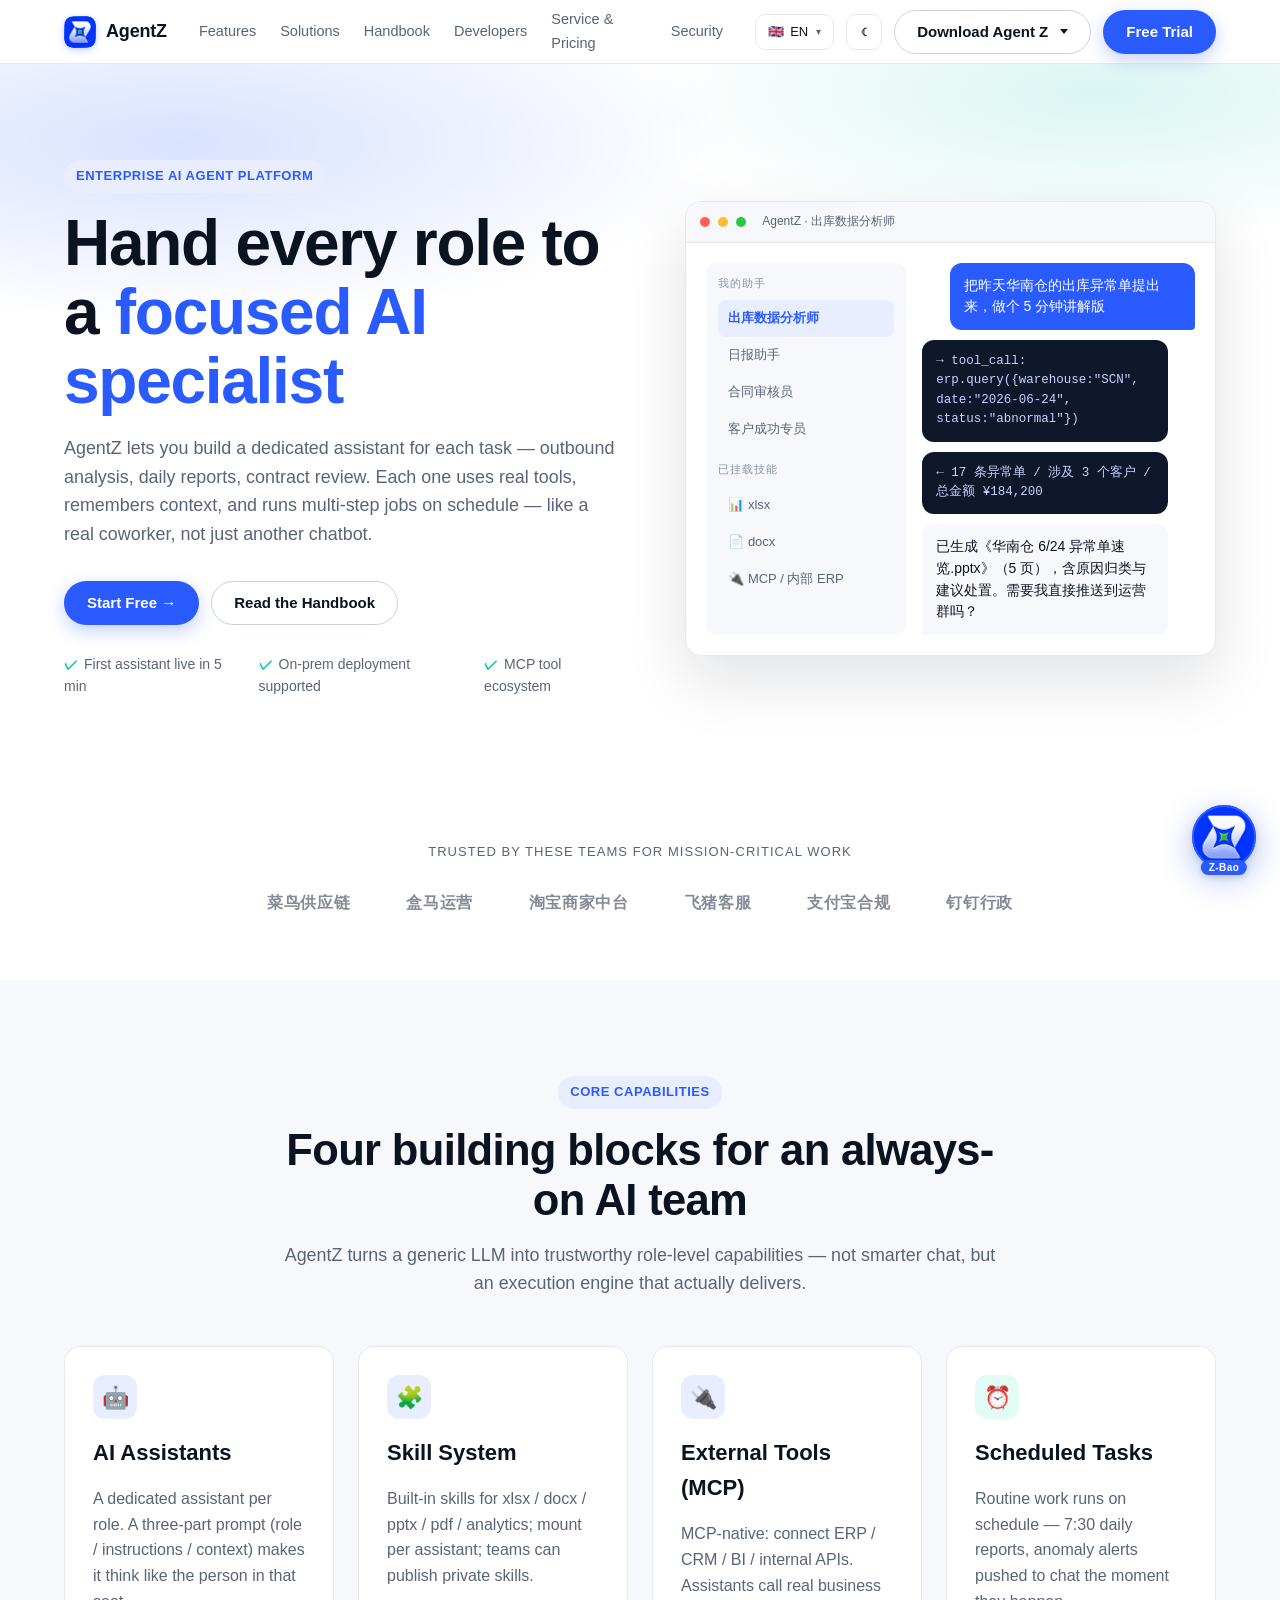
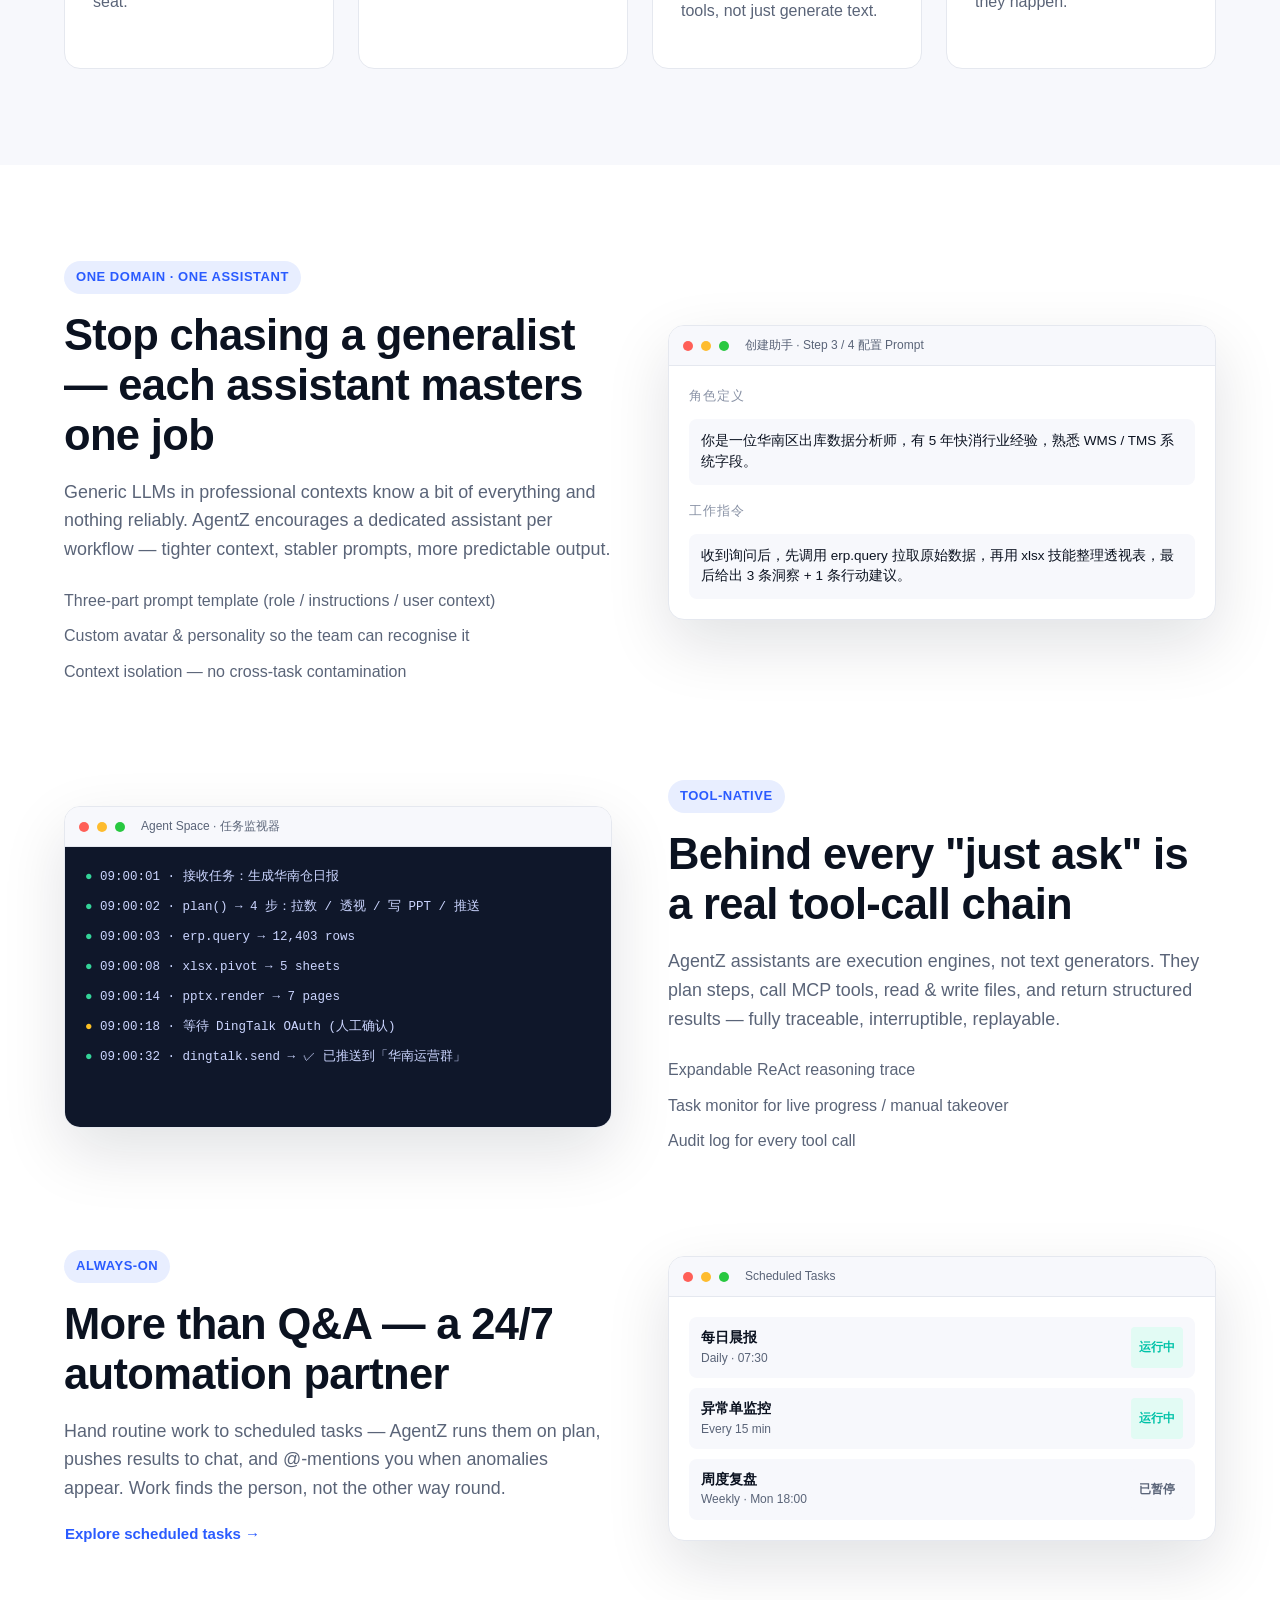
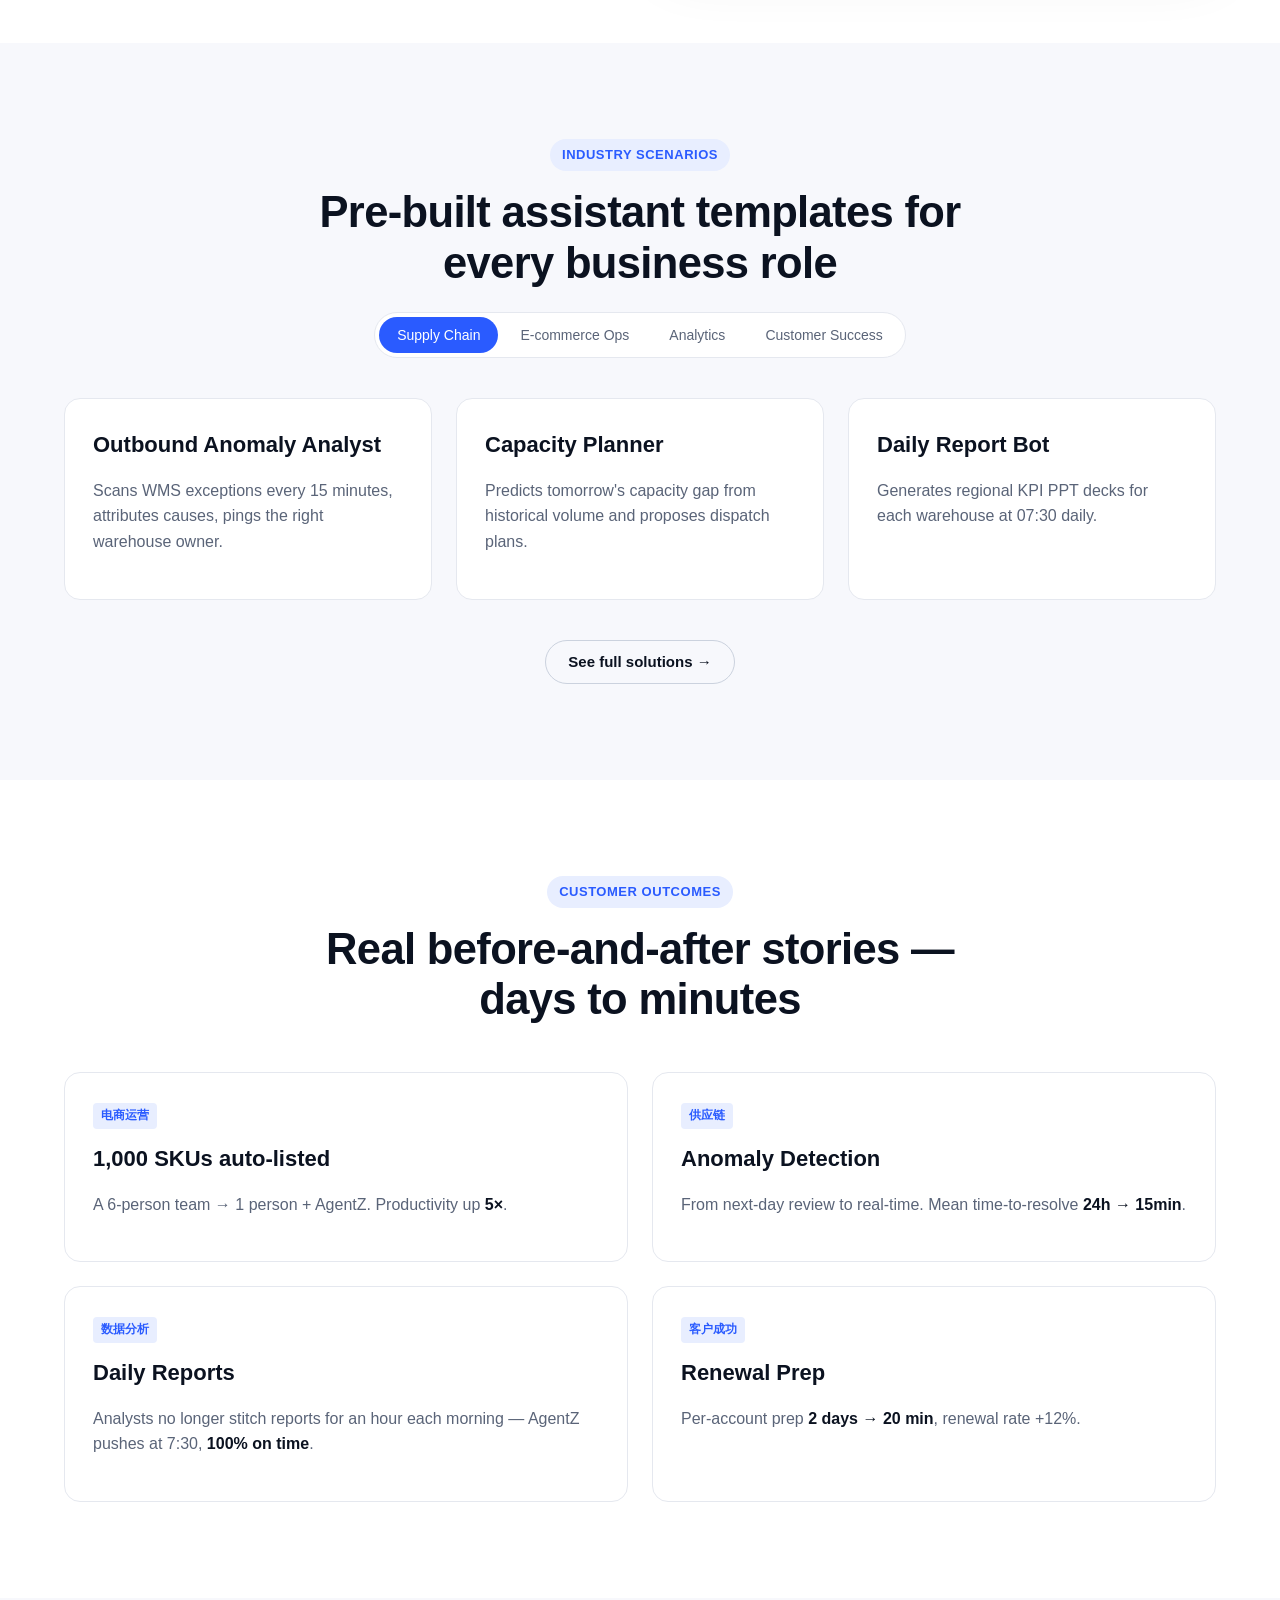
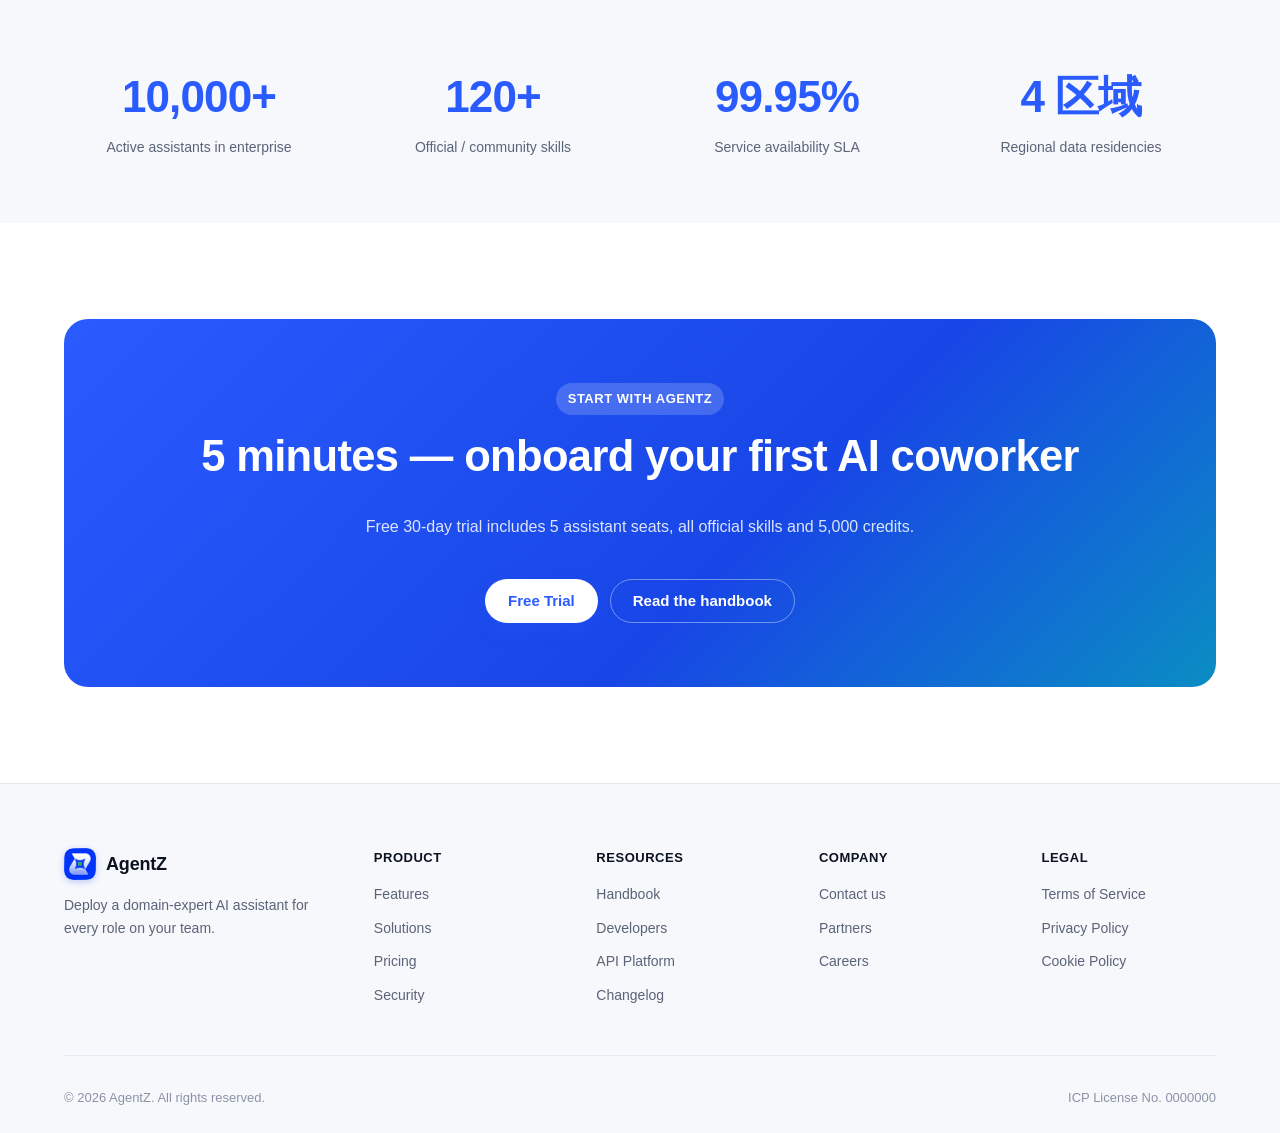
<file: index.html>
<!DOCTYPE html>
<html lang="zh-CN" data-theme="light">
<head>
  <meta charset="UTF-8" />
  <meta name="viewport" content="width=device-width, initial-scale=1.0" />
  <title>AgentZ · 让每个岗位都拥有一位领域专家级 AI 助手</title>
  <meta name="description" content="AgentZ 是面向企业的 AI Agent 工作台，每个助手专注一个领域，能调用真实工具、自主完成多步任务并按计划自动执行。" />
  <link rel="icon" type="image/png" href="assets/logo.png" />
  <link rel="stylesheet" href="assets/styles.css" />
</head>
<body>

<!-- ===== NAV ===== -->
<header class="az-nav">
  <div class="az-container az-nav__inner">
    <a class="az-logo" href="index.html">
      <span class="az-logo__mark">Z</span>
      <span>AgentZ</span>
    </a>
    <nav class="az-nav__menu">
      <a href="features.html" data-i18n="nav.features">产品功能</a>
      <a href="solutions.html" data-i18n="nav.solutions">解决方案</a>
      <a href="handbook.html" data-i18n="nav.handbook">使用手册</a>
      <a href="developers.html" data-i18n="nav.developers">开发者</a>
      <a href="service.html" data-i18n="nav.service">服务与价格</a>
      <a href="security.html" data-i18n="nav.security">安全</a>
    </nav>
    <div class="az-nav__actions">
      <button class="az-theme-toggle" data-theme-toggle aria-label="切换主题">☾</button>
      <div class="az-download-dropdown">
        <button class="az-btn az-btn-ghost az-download-btn" data-i18n="nav.download">下载 Agent Z</button>
        <div class="az-download-menu">
          <a class="az-download-item" href="https://caibao-cowork-app.oss-cn-zhangjiakou.aliyuncs.com/latest/cainiao/Mac/AgentX3-arm64.dmg">
            <span class="az-download-item__icon">🍎</span>
            <span class="az-download-item__text">
              <span class="az-download-item__title" data-i18n="nav.download.mac">macOS（Apple 芯片）</span>
              <span class="az-download-item__desc" data-i18n="nav.download.mac.desc">M1 / M2 / M3 / M4 系列</span>
            </span>
            <span class="az-download-item__badge" data-i18n="nav.download.recommended">推荐</span>
          </a>
          <a class="az-download-item" href="https://caibao-cowork-app.oss-cn-zhangjiakou.aliyuncs.com/latest/cainiao/Windows/agentx3-installer.exe">
            <span class="az-download-item__icon">🪟</span>
            <span class="az-download-item__text">
              <span class="az-download-item__title" data-i18n="nav.download.win">Windows</span>
              <span class="az-download-item__desc" data-i18n="nav.download.win.desc">Windows 10 / 11（64 位）</span>
            </span>
          </a>
          <a class="az-download-item" href="https://caibao-cowork-app.oss-cn-zhangjiakou.aliyuncs.com/latest/cainiao/Mac/AgentX3.dmg">
            <span class="az-download-item__icon">🍎</span>
            <span class="az-download-item__text">
              <span class="az-download-item__title" data-i18n="nav.download.mac-intel">macOS（Intel 芯片）</span>
              <span class="az-download-item__desc" data-i18n="nav.download.mac-intel.desc">2020 年前的 Mac 设备</span>
            </span>
          </a>
        </div>
      </div>
      <a class="az-btn az-btn-primary" href="contact.html" data-i18n="nav.cta">免费试用</a>
    </div>
  </div>
</header>

<!-- ===== HERO ===== -->
<section class="az-hero">
  <div class="az-container az-hero__inner">
    <div>
      <span class="az-eyebrow" data-i18n="idx.hero.eyebrow">Enterprise AI Agent Platform</span>
      <h1 class="az-h1" data-i18n-html="idx.hero.h1">把每一个岗位<br/>交给一位 <span style="color:var(--az-brand)">专注的 AI 助手</span></h1>
      <p class="az-lead" data-i18n="idx.hero.lead">AgentZ 让你为「出库分析」「日报撰写」「合同审核」分别配置专属助手。每个助手都会用工具、记得上下文、能按计划自主完成多步任务 —— 像一位真正的同事，而不是又一个聊天机器人。</p>
      <div class="az-hero__cta">
        <a class="az-btn az-btn-primary" href="contact.html" data-i18n="idx.hero.cta1">免费开始 →</a>
        <a class="az-btn az-btn-ghost" href="handbook.html" data-i18n="idx.hero.cta2">查看使用手册</a>
      </div>
      <div class="az-hero__meta">
        <span data-i18n="idx.hero.meta1">5 分钟创建首个助手</span>
        <span data-i18n="idx.hero.meta2">支持私有化部署</span>
        <span data-i18n="idx.hero.meta3">MCP 工具生态</span>
      </div>
    </div>
    <div class="az-mock" aria-hidden="true">
      <div class="az-mock__topbar">
        <span class="az-mock__dot"></span><span class="az-mock__dot"></span><span class="az-mock__dot"></span>
        <span class="az-mock__title">AgentZ · 出库数据分析师</span>
      </div>
      <div class="az-mock__body">
        <div class="az-mock__side">
          <div style="font-size:11px;color:var(--az-text-soft);text-transform:uppercase;letter-spacing:.08em;margin-bottom:8px;">我的助手</div>
          <div class="az-mock__side-item is-active">出库数据分析师</div>
          <div class="az-mock__side-item">日报助手</div>
          <div class="az-mock__side-item">合同审核员</div>
          <div class="az-mock__side-item">客户成功专员</div>
          <div style="font-size:11px;color:var(--az-text-soft);text-transform:uppercase;letter-spacing:.08em;margin:14px 0 8px;">已挂载技能</div>
          <div class="az-mock__side-item">📊 xlsx</div>
          <div class="az-mock__side-item">📄 docx</div>
          <div class="az-mock__side-item">🔌 MCP / 内部 ERP</div>
        </div>
        <div class="az-mock__chat">
          <div class="az-bubble az-bubble--user">把昨天华南仓的出库异常单提出来，做个 5 分钟讲解版</div>
          <div class="az-bubble az-bubble--tool">→ tool_call: erp.query({warehouse:"SCN", date:"2026-06-24", status:"abnormal"})</div>
          <div class="az-bubble az-bubble--tool">← 17 条异常单 / 涉及 3 个客户 / 总金额 ¥184,200</div>
          <div class="az-bubble az-bubble--bot">已生成《华南仓 6/24 异常单速览.pptx》（5 页），含原因归类与建议处置。需要我直接推送到运营群吗？</div>
        </div>
      </div>
    </div>
  </div>
</section>

<!-- ===== Logos ===== -->
<section class="az-section az-section--tight">
  <div class="az-container">
    <p class="az-text-muted" style="text-align:center;margin:0 0 28px;font-size:13px;letter-spacing:.08em;text-transform:uppercase;" data-i18n="idx.logos.label">已被这些团队用于关键业务</p>
    <div class="az-logos">
      <span>菜鸟供应链</span><span>盒马运营</span><span>淘宝商家中台</span>
      <span>飞猪客服</span><span>支付宝合规</span><span>钉钉行政</span>
    </div>
  </div>
</section>

<!-- ===== Core capability ===== -->
<section class="az-section az-section--alt">
  <div class="az-container">
    <div style="text-align:center;max-width:720px;margin:0 auto 48px;">
      <span class="az-eyebrow" data-i18n="idx.core.eyebrow">核心能力</span>
      <h2 class="az-h2" style="margin-top:16px;" data-i18n="idx.core.h2">四块拼图，组成一支「永远在岗」的 AI 团队</h2>
      <p class="az-lead" style="margin:auto;" data-i18n="idx.core.lead">AgentZ 把通用 LLM 收敛为可被信赖的岗位能力 —— 不是更聪明的对话，而是真正能交付结果的执行体。</p>
    </div>
    <div class="az-grid az-grid--4">
      <div class="az-card">
        <div class="az-card__icon">🤖</div>
        <h3 class="az-h3" data-i18n="idx.core.c1.h">AI 助手</h3>
        <p class="az-text-muted" data-i18n="idx.core.c1.p">为每个业务岗位配置专属助手，三段式 Prompt（角色 / 工作指令 / 上下文）让它「像那个岗位的人」一样思考。</p>
      </div>
      <div class="az-card">
        <div class="az-card__icon">🧩</div>
        <h3 class="az-h3" data-i18n="idx.core.c2.h">技能体系 Skills</h3>
        <p class="az-text-muted" data-i18n="idx.core.c2.p">内置 xlsx / docx / pptx / pdf / 数据分析等专业技能，每个助手可按需挂载；支持团队自建技能库。</p>
      </div>
      <div class="az-card">
        <div class="az-card__icon">🔌</div>
        <h3 class="az-h3" data-i18n="idx.core.c3.h">外部工具 (MCP)</h3>
        <p class="az-text-muted" data-i18n="idx.core.c3.p">遵循 MCP 协议接入 ERP / CRM / BI / 内部 API；助手可"调用真实业务工具"而不是仅做文本生成。</p>
      </div>
      <div class="az-card">
        <div class="az-card__icon az-card__icon--accent">⏰</div>
        <h3 class="az-h3" data-i18n="idx.core.c4.h">定时任务</h3>
        <p class="az-text-muted" data-i18n="idx.core.c4.p">把例行工作交给助手按计划自动执行 —— 每日 7:30 自动出晨报，异常数据自动推送钉钉。</p>
      </div>
    </div>
  </div>
</section>

<!-- ===== Value Split ===== -->
<section class="az-section">
  <div class="az-container">

    <div class="az-split">
      <div>
        <span class="az-eyebrow" data-i18n="idx.s1.eyebrow">One Domain · One Assistant</span>
        <h2 class="az-h2" style="margin-top:16px;" data-i18n="idx.s1.h2">不再追求"全能"，每个助手只做精一件事</h2>
        <p class="az-lead" data-i18n="idx.s1.lead">通用大模型在专业场景常常"什么都会一点，什么都不靠谱"。AgentZ 鼓励为「日报」「异常单」「合同审核」分别建立独立助手 —— 上下文更聚焦、Prompt 更稳定、效果更可预测。</p>
        <ul style="list-style:none;padding:0;margin:24px 0 0;display:flex;flex-direction:column;gap:10px;color:var(--az-text-muted);">
          <li data-i18n="idx.s1.li1">✓ 三段式 Prompt 模板（角色 / 工作指令 / 用户上下文）</li>
          <li data-i18n="idx.s1.li2">✓ 可挂载头像与个性，方便团队识别</li>
          <li data-i18n="idx.s1.li3">✓ 上下文隔离，避免任务串味</li>
        </ul>
      </div>
      <div class="az-mock">
        <div class="az-mock__topbar">
          <span class="az-mock__dot"></span><span class="az-mock__dot"></span><span class="az-mock__dot"></span>
          <span class="az-mock__title">创建助手 · Step 3 / 4 配置 Prompt</span>
        </div>
        <div style="padding:20px;display:flex;flex-direction:column;gap:12px;">
          <div style="font-size:13px;color:var(--az-text-soft);text-transform:uppercase;letter-spacing:.08em;">角色定义</div>
          <div style="padding:12px;background:var(--az-bg-alt);border-radius:8px;font-size:13.5px;line-height:1.55;">你是一位华南区出库数据分析师，有 5 年快消行业经验，熟悉 WMS / TMS 系统字段。</div>
          <div style="font-size:13px;color:var(--az-text-soft);text-transform:uppercase;letter-spacing:.08em;margin-top:4px;">工作指令</div>
          <div style="padding:12px;background:var(--az-bg-alt);border-radius:8px;font-size:13.5px;line-height:1.55;">收到询问后，先调用 erp.query 拉取原始数据，再用 xlsx 技能整理透视表，最后给出 3 条洞察 + 1 条行动建议。</div>
        </div>
      </div>
    </div>

    <div class="az-split az-split--reverse">
      <div>
        <span class="az-eyebrow" data-i18n="idx.s2.eyebrow">Tool-Native</span>
        <h2 class="az-h2" style="margin-top:16px;" data-i18n="idx.s2.h2">"说一句" 背后，是真实的工具调用链</h2>
        <p class="az-lead" data-i18n="idx.s2.lead">AgentZ 助手不是文本生成器，是任务执行体。它会自动规划步骤、调用 MCP 工具、读写文件、再把结构化结果交给你 —— 全程可追溯、可中断、可重放。</p>
        <ul style="list-style:none;padding:0;margin:24px 0 0;display:flex;flex-direction:column;gap:10px;color:var(--az-text-muted);">
          <li data-i18n="idx.s2.li1">✓ 完整的 ReAct 推理链可展开</li>
          <li data-i18n="idx.s2.li2">✓ 任务监视器实时看进度 / 中途接管</li>
          <li data-i18n="idx.s2.li3">✓ 每一步工具调用都有审计日志</li>
        </ul>
      </div>
      <div class="az-mock">
        <div class="az-mock__topbar">
          <span class="az-mock__dot"></span><span class="az-mock__dot"></span><span class="az-mock__dot"></span>
          <span class="az-mock__title">Agent Space · 任务监视器</span>
        </div>
        <div style="padding:20px;display:flex;flex-direction:column;gap:10px;font-family:var(--az-mono);font-size:12.5px;background:var(--az-bg-code);color:#cbd5ff;min-height:280px;">
          <div><span style="color:#34d399;">●</span> 09:00:01 · 接收任务：生成华南仓日报</div>
          <div><span style="color:#34d399;">●</span> 09:00:02 · plan() → 4 步：拉数 / 透视 / 写 PPT / 推送</div>
          <div><span style="color:#34d399;">●</span> 09:00:03 · erp.query → 12,403 rows</div>
          <div><span style="color:#34d399;">●</span> 09:00:08 · xlsx.pivot → 5 sheets</div>
          <div><span style="color:#34d399;">●</span> 09:00:14 · pptx.render → 7 pages</div>
          <div><span style="color:#fbbf24;">●</span> 09:00:18 · 等待 DingTalk OAuth (人工确认)</div>
          <div><span style="color:#34d399;">●</span> 09:00:32 · dingtalk.send → ✓ 已推送到「华南运营群」</div>
        </div>
      </div>
    </div>

    <div class="az-split">
      <div>
        <span class="az-eyebrow" data-i18n="idx.s3.eyebrow">Always-On</span>
        <h2 class="az-h2" style="margin-top:16px;" data-i18n="idx.s3.h2">不只是"问答"，更是 7×24 的自动化伙伴</h2>
        <p class="az-lead" data-i18n="idx.s3.lead">把例行工作交给定时任务 —— AgentZ 会按计划自动执行、把结果推到 IM、出现异常时主动 @ 你。它让团队真正实现"事找人"而不是"人找事"。</p>
        <a class="az-btn az-btn-link" href="features.html" data-i18n="idx.s3.link">了解定时任务能力 →</a>
      </div>
      <div class="az-mock">
        <div class="az-mock__topbar">
          <span class="az-mock__dot"></span><span class="az-mock__dot"></span><span class="az-mock__dot"></span>
          <span class="az-mock__title">Scheduled Tasks</span>
        </div>
        <div style="padding:20px;display:flex;flex-direction:column;gap:10px;font-size:13.5px;">
          <div style="display:flex;justify-content:space-between;padding:10px 12px;background:var(--az-bg-alt);border-radius:8px;">
            <div><strong>每日晨报</strong><div style="color:var(--az-text-muted);font-size:12px;">Daily · 07:30</div></div>
            <span class="az-tag az-tag--accent">运行中</span>
          </div>
          <div style="display:flex;justify-content:space-between;padding:10px 12px;background:var(--az-bg-alt);border-radius:8px;">
            <div><strong>异常单监控</strong><div style="color:var(--az-text-muted);font-size:12px;">Every 15 min</div></div>
            <span class="az-tag az-tag--accent">运行中</span>
          </div>
          <div style="display:flex;justify-content:space-between;padding:10px 12px;background:var(--az-bg-alt);border-radius:8px;">
            <div><strong>周度复盘</strong><div style="color:var(--az-text-muted);font-size:12px;">Weekly · Mon 18:00</div></div>
            <span class="az-tag az-tag--muted">已暂停</span>
          </div>
        </div>
      </div>
    </div>

  </div>
</section>

<!-- ===== Scenarios Tabs ===== -->
<section class="az-section az-section--alt">
  <div class="az-container">
    <div style="text-align:center;max-width:720px;margin:0 auto 24px;">
      <span class="az-eyebrow" data-i18n="idx.sc.eyebrow">行业场景</span>
      <h2 class="az-h2" style="margin-top:16px;" data-i18n="idx.sc.h2">为不同业务岗位，预置开箱即用的助手模板</h2>
    </div>

    <div class="az-tabs" data-tabs="scenes">
      <button class="az-tabs__item is-active" data-tab="sc1" data-i18n="idx.sc.t1">供应链物流</button>
      <button class="az-tabs__item" data-tab="sc2" data-i18n="idx.sc.t2">电商运营</button>
      <button class="az-tabs__item" data-tab="sc3" data-i18n="idx.sc.t3">数据分析</button>
      <button class="az-tabs__item" data-tab="sc4" data-i18n="idx.sc.t4">客户成功</button>
    </div>

    <div class="az-tab-panel is-active" data-tab-panel="sc1" data-tab-group="scenes">
      <div class="az-grid az-grid--3">
        <div class="az-card"><h3 class="az-h3" data-i18n="idx.sc.t1.c1.h">出库异常单分析师</h3><p class="az-text-muted" data-i18n="idx.sc.t1.c1.p">每 15 分钟扫一次 WMS 异常表，自动归因 + 推送对应仓主管。</p></div>
        <div class="az-card"><h3 class="az-h3" data-i18n="idx.sc.t1.c2.h">运力调度助手</h3><p class="az-text-muted" data-i18n="idx.sc.t1.c2.p">基于历史发运量预测明日运力缺口，自动建议派车方案。</p></div>
        <div class="az-card"><h3 class="az-h3" data-i18n="idx.sc.t1.c3.h">日报助手</h3><p class="az-text-muted" data-i18n="idx.sc.t1.c3.p">每天 07:30 自动生成华南/华东/华北仓 KPI 速览 PPT。</p></div>
      </div>
    </div>
    <div class="az-tab-panel" data-tab-panel="sc2" data-tab-group="scenes">
      <div class="az-grid az-grid--3">
        <div class="az-card"><h3 class="az-h3" data-i18n="idx.sc.t2.c1.h">商品上架助手</h3><p class="az-text-muted" data-i18n="idx.sc.t2.c1.p">从供应商表自动生成标题/详情/主图标签，1 人即可维护 1000 SKU。</p></div>
        <div class="az-card"><h3 class="az-h3" data-i18n="idx.sc.t2.c2.h">竞品监控员</h3><p class="az-text-muted" data-i18n="idx.sc.t2.c2.p">每日抓取 TOP 竞品价格 / 销量 / 评论，输出周维度变化分析。</p></div>
        <div class="az-card"><h3 class="az-h3" data-i18n="idx.sc.t2.c3.h">大促复盘助手</h3><p class="az-text-muted" data-i18n="idx.sc.t2.c3.p">活动结束 24 小时内自动产出多维度复盘报告。</p></div>
      </div>
    </div>
    <div class="az-tab-panel" data-tab-panel="sc3" data-tab-group="scenes">
      <div class="az-grid az-grid--3">
        <div class="az-card"><h3 class="az-h3" data-i18n="idx.sc.t3.c1.h">SQL 取数助手</h3><p class="az-text-muted" data-i18n="idx.sc.t3.c1.p">用自然语言描述需求，自动写 SQL、跑数、做图表，并解释结论。</p></div>
        <div class="az-card"><h3 class="az-h3" data-i18n="idx.sc.t3.c2.h">A/B 实验解读员</h3><p class="az-text-muted" data-i18n="idx.sc.t3.c2.p">接入实验平台，自动判定显著性并给业务建议。</p></div>
        <div class="az-card"><h3 class="az-h3" data-i18n="idx.sc.t3.c3.h">看板巡检助手</h3><p class="az-text-muted" data-i18n="idx.sc.t3.c3.p">每日巡检核心北极星指标，下降即推送归因分析。</p></div>
      </div>
    </div>
    <div class="az-tab-panel" data-tab-panel="sc4" data-tab-group="scenes">
      <div class="az-grid az-grid--3">
        <div class="az-card"><h3 class="az-h3" data-i18n="idx.sc.t4.c1.h">客户健康度分析</h3><p class="az-text-muted" data-i18n="idx.sc.t4.c1.p">合并用量 / 工单 / 续约信号，自动标红高风险账户。</p></div>
        <div class="az-card"><h3 class="az-h3" data-i18n="idx.sc.t4.c2.h">续约准备包</h3><p class="az-text-muted" data-i18n="idx.sc.t4.c2.p">续约前 30 天自动生成客户价值复盘 + 续约脚本。</p></div>
        <div class="az-card"><h3 class="az-h3" data-i18n="idx.sc.t4.c3.h">工单分类员</h3><p class="az-text-muted" data-i18n="idx.sc.t4.c3.p">自动给工单打标签、判优先级、起草初版回复。</p></div>
      </div>
    </div>

    <div style="text-align:center;margin-top:40px;">
      <a class="az-btn az-btn-ghost" href="solutions.html" data-i18n="idx.sc.more">查看完整解决方案 →</a>
    </div>
  </div>
</section>

<!-- ===== Customer cases ===== -->
<section class="az-section">
  <div class="az-container">
    <div style="text-align:center;max-width:720px;margin:0 auto 48px;">
      <span class="az-eyebrow" data-i18n="idx.cs.eyebrow">客户成果</span>
      <h2 class="az-h2" style="margin-top:16px;" data-i18n="idx.cs.h2">从「天」到「分钟」的真实效率改写</h2>
    </div>
    <div class="az-grid az-grid--2">
      <div class="az-card">
        <span class="az-tag">电商运营</span>
        <h3 class="az-h3" style="margin-top:12px;" data-i18n="idx.cs.c1.h">1000 SKU 自动上架</h3>
        <p class="az-text-muted" data-i18n-html="idx.cs.c1.p">由 6 人团队 → 1 人 + AgentZ，人效提升 <strong style="color:var(--az-text);">5×</strong>。</p>
      </div>
      <div class="az-card">
        <span class="az-tag">供应链</span>
        <h3 class="az-h3" style="margin-top:12px;" data-i18n="idx.cs.c2.h">异常单识别</h3>
        <p class="az-text-muted" data-i18n-html="idx.cs.c2.p">从次日复盘 → 实时识别，平均处置时长 <strong style="color:var(--az-text);">24h → 15min</strong>。</p>
      </div>
      <div class="az-card">
        <span class="az-tag">数据分析</span>
        <h3 class="az-h3" style="margin-top:12px;" data-i18n="idx.cs.c3.h">每日晨报</h3>
        <p class="az-text-muted" data-i18n-html="idx.cs.c3.p">分析师每天 1 小时手工拼报 → AgentZ 7:30 自动推送，<strong style="color:var(--az-text);">100% 准时率</strong>。</p>
      </div>
      <div class="az-card">
        <span class="az-tag">客户成功</span>
        <h3 class="az-h3" style="margin-top:12px;" data-i18n="idx.cs.c4.h">续约准备包</h3>
        <p class="az-text-muted" data-i18n-html="idx.cs.c4.p">单客户准备时间 <strong style="color:var(--az-text);">2 天 → 20 分钟</strong>，续约率提升 12%。</p>
      </div>
    </div>
  </div>
</section>

<!-- ===== Stats ===== -->
<section class="az-section az-section--alt az-section--tight">
  <div class="az-container">
    <div class="az-grid az-grid--4" style="text-align:center;">
      <div><div class="az-stat__num">10,000+</div><div class="az-stat__label" data-i18n="idx.st.1">企业内活跃助手</div></div>
      <div><div class="az-stat__num">120+</div><div class="az-stat__label" data-i18n="idx.st.2">官方/社区技能</div></div>
      <div><div class="az-stat__num">99.95%</div><div class="az-stat__label" data-i18n="idx.st.3">服务可用性 SLA</div></div>
      <div><div class="az-stat__num">4 区域</div><div class="az-stat__label" data-i18n="idx.st.4">数据合规驻地</div></div>
    </div>
  </div>
</section>

<!-- ===== CTA ===== -->
<section class="az-container">
  <div class="az-cta">
    <span class="az-eyebrow" style="background:rgba(255,255,255,.18);color:#fff;">Start with AgentZ</span>
    <h2 class="az-h2" data-i18n="idx.cta.h2">5 分钟，配置你的第一位 AI 同事</h2>
    <p data-i18n="idx.cta.p">免费试用 30 天，包含 5 个助手席位、全部官方技能与 5,000 Credits。</p>
    <div style="display:flex;gap:12px;flex-wrap:wrap;justify-content:center;margin-top:8px;">
      <a class="az-btn az-btn-primary" href="contact.html" data-i18n="nav.cta">免费试用</a>
      <a class="az-btn az-btn-ghost" href="handbook.html" data-i18n="idx.cta.btn2">阅读使用手册</a>
    </div>
  </div>
</section>

<!-- ===== Footer ===== -->
<footer class="az-footer">
  <div class="az-container">
    <div class="az-footer__cols">
      <div class="az-footer__col">
        <div class="az-logo" style="margin-bottom:12px;">
          <span class="az-logo__mark">Z</span><span>AgentZ</span>
        </div>
        <p class="az-text-muted" style="font-size:14px;max-width:280px;" data-i18n="footer.tagline">为每个岗位部署一位领域专家级 AI 助手。</p>
      </div>
      <div class="az-footer__col">
        <h4 data-i18n="footer.product">产品</h4>
        <ul>
          <li><a href="features.html" data-i18n="nav.features">产品功能</a></li>
          <li><a href="solutions.html" data-i18n="nav.solutions">解决方案</a></li>
          <li><a href="service.html" data-i18n="footer.pricing">价格</a></li>
          <li><a href="security.html" data-i18n="nav.security">安全</a></li>
        </ul>
      </div>
      <div class="az-footer__col">
        <h4 data-i18n="footer.resources">资源</h4>
        <ul>
          <li><a href="handbook.html" data-i18n="nav.handbook">使用手册</a></li>
          <li><a href="developers.html" data-i18n="nav.developers">开发者</a></li>
          <li><a href="developers.html#api" data-i18n="footer.api">API 平台</a></li>
          <li><a href="developers.html#changelog" data-i18n="footer.changelog">更新日志</a></li>
        </ul>
      </div>
      <div class="az-footer__col">
        <h4 data-i18n="footer.company">公司</h4>
        <ul>
          <li><a href="contact.html" data-i18n="footer.contact">联系我们</a></li>
          <li><a href="service.html#partner" data-i18n="footer.partner">合作伙伴</a></li>
          <li><a href="contact.html#careers" data-i18n="footer.careers">加入我们</a></li>
        </ul>
      </div>
      <div class="az-footer__col">
        <h4 data-i18n="footer.legal">法律</h4>
        <ul>
          <li><a href="legal.html#terms" data-i18n="footer.terms">服务条款</a></li>
          <li><a href="legal.html#privacy" data-i18n="footer.privacy">隐私政策</a></li>
          <li><a href="legal.html#cookie" data-i18n="footer.cookie">Cookie 政策</a></li>
        </ul>
      </div>
    </div>
    <div class="az-footer__bottom">
      <span data-i18n="footer.copyright">© 2026 AgentZ. All rights reserved.</span>
      <span data-i18n="footer.icp">浙ICP备 0000000 号</span>
    </div>
  </div>
</footer>

<script src="assets/script.js"></script>
</body>
</html>
</file>
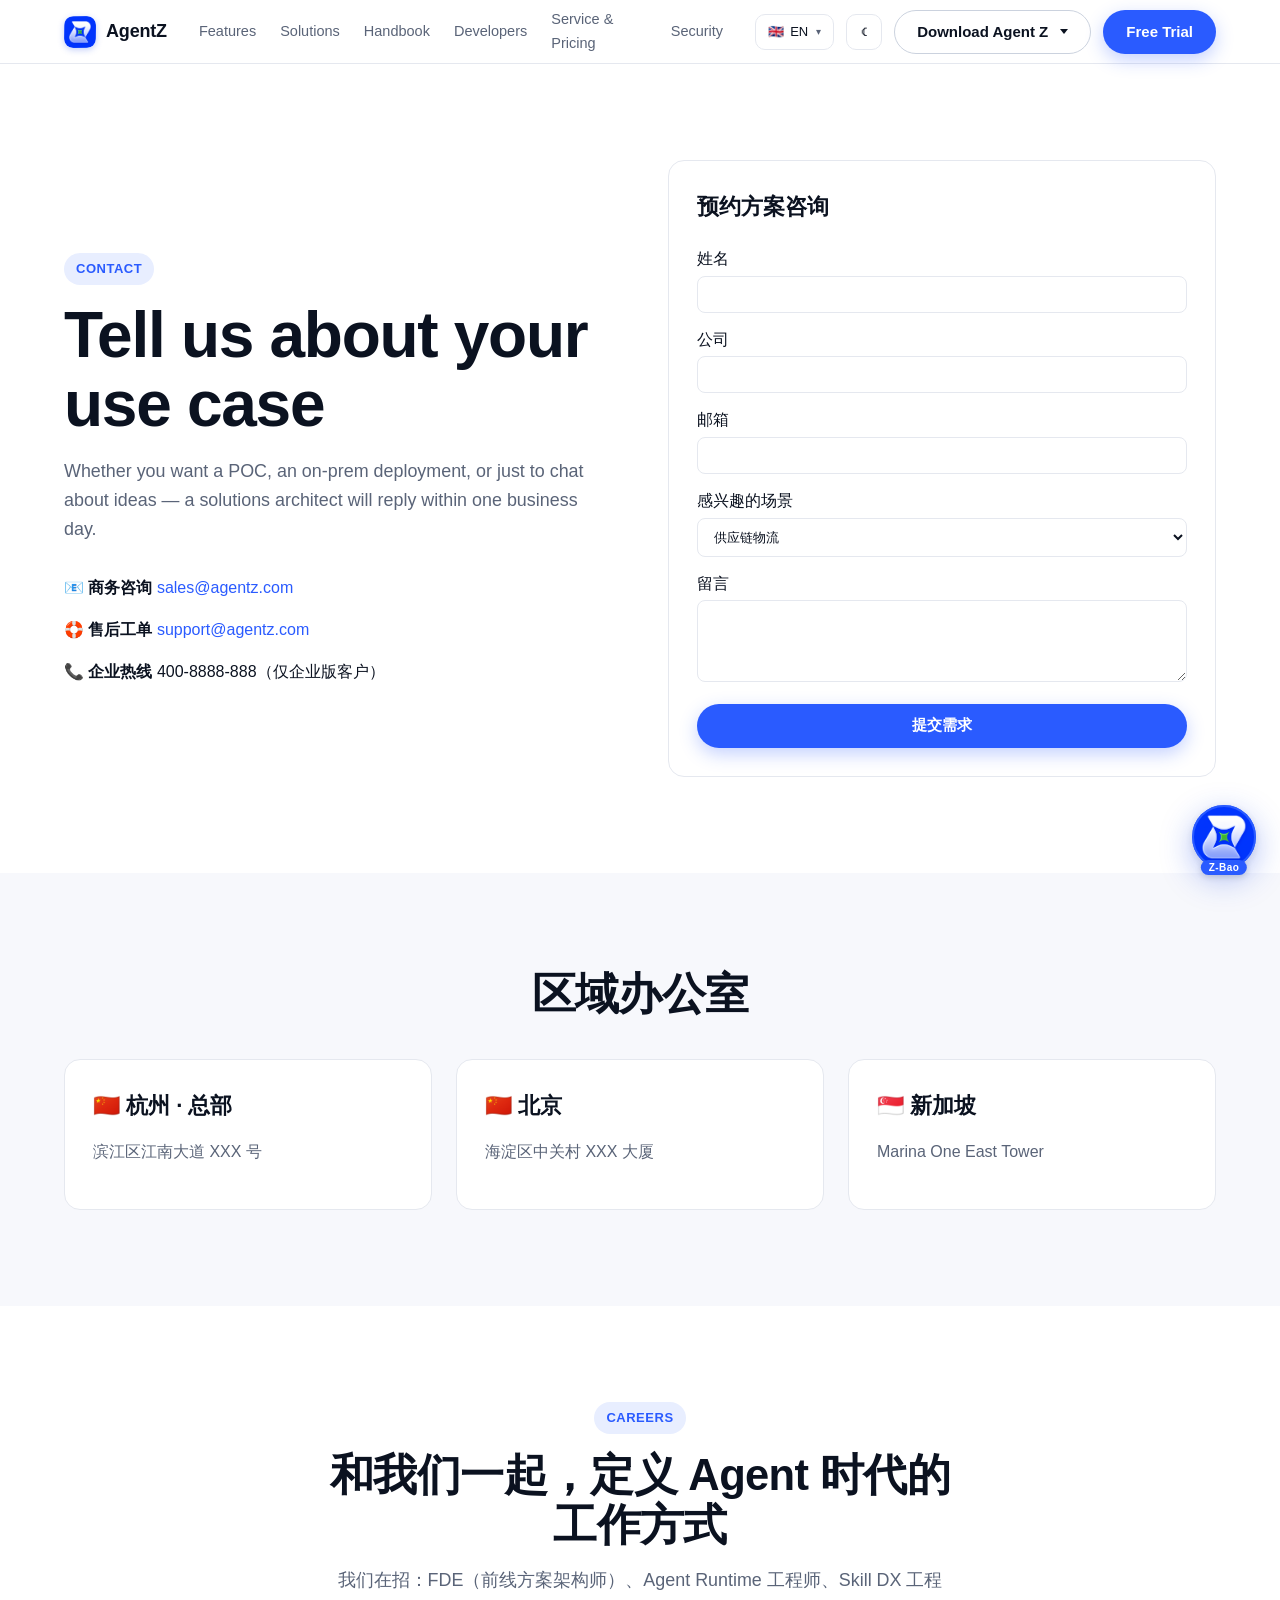
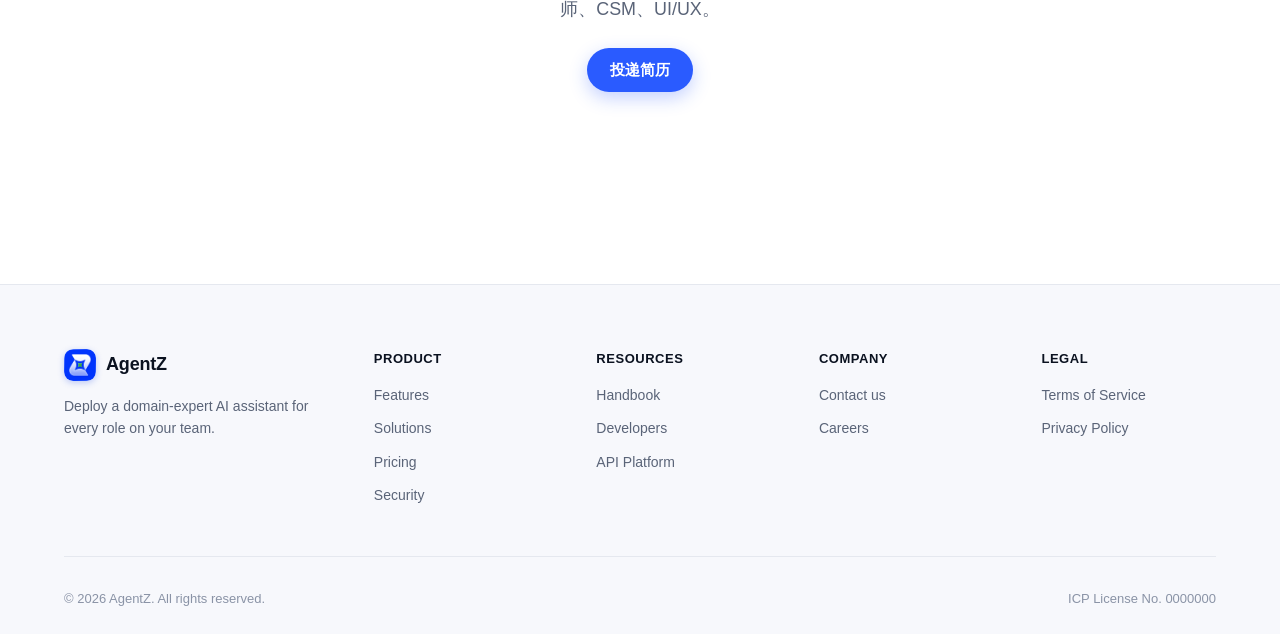
<file: contact.html>
<!DOCTYPE html>
<html lang="zh-CN" data-theme="light">
<head>
  <meta charset="UTF-8" />
  <meta name="viewport" content="width=device-width, initial-scale=1.0" />
  <title>联系我们 · AgentZ</title>
  <link rel="icon" type="image/png" href="assets/logo.png" />
  <link rel="stylesheet" href="assets/styles.css" />
</head>
<body>

<header class="az-nav">
  <div class="az-container az-nav__inner">
    <a class="az-logo" href="index.html"><span class="az-logo__mark">Z</span><span>AgentZ</span></a>
    <nav class="az-nav__menu">
      <a href="features.html" data-i18n="nav.features">产品功能</a>
      <a href="solutions.html" data-i18n="nav.solutions">解决方案</a>
      <a href="handbook.html" data-i18n="nav.handbook">使用手册</a>
      <a href="developers.html" data-i18n="nav.developers">开发者</a>
      <a href="service.html" data-i18n="nav.service">服务与价格</a>
      <a href="security.html" data-i18n="nav.security">安全</a>
    </nav>
    <div class="az-nav__actions">
      <button class="az-theme-toggle" data-theme-toggle>☾</button>
      <div class="az-download-dropdown">
      <button class="az-btn az-btn-ghost az-download-btn" data-i18n="nav.download">下载 Agent Z</button>
      <div class="az-download-menu">
      <a class="az-download-item" href="https://caibao-cowork-app.oss-cn-zhangjiakou.aliyuncs.com/latest/cainiao/Mac/AgentX3-arm64.dmg">
      <span class="az-download-item__icon">🍎</span>
      <span class="az-download-item__text">
      <span class="az-download-item__title" data-i18n="nav.download.mac">macOS（Apple 芯片）</span>
      <span class="az-download-item__desc" data-i18n="nav.download.mac.desc">M1 / M2 / M3 / M4 系列</span>
      </span>
      <span class="az-download-item__badge" data-i18n="nav.download.recommended">推荐</span>
      </a>
      <a class="az-download-item" href="https://caibao-cowork-app.oss-cn-zhangjiakou.aliyuncs.com/latest/cainiao/Windows/agentx3-installer.exe">
      <span class="az-download-item__icon">🪟</span>
      <span class="az-download-item__text">
      <span class="az-download-item__title" data-i18n="nav.download.win">Windows</span>
      <span class="az-download-item__desc" data-i18n="nav.download.win.desc">Windows 10 / 11（64 位）</span>
      </span>
      </a>
      <a class="az-download-item" href="https://caibao-cowork-app.oss-cn-zhangjiakou.aliyuncs.com/latest/cainiao/Mac/AgentX3.dmg">
      <span class="az-download-item__icon">🍎</span>
      <span class="az-download-item__text">
      <span class="az-download-item__title" data-i18n="nav.download.mac-intel">macOS（Intel 芯片）</span>
      <span class="az-download-item__desc" data-i18n="nav.download.mac-intel.desc">2020 年前的 Mac 设备</span>
      </span>
      </a>
      </div>
      </div>
      <a class="az-btn az-btn-primary" href="contact.html" data-i18n="nav.cta">免费试用</a>
    </div>
  </div>
</header>

<section class="az-section">
  <div class="az-container">
    <div class="az-split">
      <div>
        <span class="az-eyebrow" data-i18n="con.hero.eyebrow">Contact</span>
        <h1 class="az-h1" data-i18n="con.hero.h1">告诉我们你的业务场景</h1>
        <p class="az-lead" data-i18n="con.hero.lead">无论你是想做 POC 验证、私有化部署、还是只是想聊聊想法，我们的方案架构师会在 1 个工作日内回应。</p>
        <div style="margin-top:32px;display:flex;flex-direction:column;gap:16px;">
          <div><strong>📧 商务咨询</strong> <a href="mailto:sales@agentz.com" style="color:var(--az-brand);">sales@agentz.com</a></div>
          <div><strong>🛟 售后工单</strong> <a href="mailto:support@agentz.com" style="color:var(--az-brand);">support@agentz.com</a></div>
          <div><strong>📞 企业热线</strong> 400-8888-888（仅企业版客户）</div>
        </div>
      </div>
      <form class="az-card" onsubmit="event.preventDefault();alert('提交成功（demo）');" style="display:flex;flex-direction:column;gap:14px;">
        <h3 class="az-h3">预约方案咨询</h3>
        <label>姓名 <input required style="width:100%;padding:10px 12px;border:1px solid var(--az-border);border-radius:8px;background:var(--az-bg);color:var(--az-text);margin-top:4px;font-family:inherit;"></label>
        <label>公司 <input required style="width:100%;padding:10px 12px;border:1px solid var(--az-border);border-radius:8px;background:var(--az-bg);color:var(--az-text);margin-top:4px;font-family:inherit;"></label>
        <label>邮箱 <input type="email" required style="width:100%;padding:10px 12px;border:1px solid var(--az-border);border-radius:8px;background:var(--az-bg);color:var(--az-text);margin-top:4px;font-family:inherit;"></label>
        <label>感兴趣的场景
          <select style="width:100%;padding:10px 12px;border:1px solid var(--az-border);border-radius:8px;background:var(--az-bg);color:var(--az-text);margin-top:4px;font-family:inherit;">
            <option>供应链物流</option><option>电商运营</option><option>数据分析</option><option>客户成功</option><option>研发提效</option><option>其他</option>
          </select>
        </label>
        <label>留言 <textarea rows="4" style="width:100%;padding:10px 12px;border:1px solid var(--az-border);border-radius:8px;background:var(--az-bg);color:var(--az-text);margin-top:4px;font-family:inherit;resize:vertical;"></textarea></label>
        <button type="submit" class="az-btn az-btn-primary" style="justify-content:center;">提交需求</button>
      </form>
    </div>
  </div>
</section>

<section class="az-section az-section--alt">
  <div class="az-container">
    <h2 class="az-h2" style="text-align:center;margin-bottom:40px;">区域办公室</h2>
    <div class="az-grid az-grid--3">
      <div class="az-card"><h3 class="az-h3">🇨🇳 杭州 · 总部</h3><p class="az-text-muted">滨江区江南大道 XXX 号</p></div>
      <div class="az-card"><h3 class="az-h3">🇨🇳 北京</h3><p class="az-text-muted">海淀区中关村 XXX 大厦</p></div>
      <div class="az-card"><h3 class="az-h3">🇸🇬 新加坡</h3><p class="az-text-muted">Marina One East Tower</p></div>
    </div>
  </div>
</section>

<section id="careers" class="az-section">
  <div class="az-container" style="text-align:center;max-width:680px;">
    <span class="az-eyebrow">Careers</span>
    <h2 class="az-h2" style="margin-top:16px;">和我们一起，定义 Agent 时代的工作方式</h2>
    <p class="az-lead" style="margin:auto;">我们在招：FDE（前线方案架构师）、Agent Runtime 工程师、Skill DX 工程师、CSM、UI/UX。</p>
    <a class="az-btn az-btn-primary" href="mailto:hr@agentz.com" style="margin-top:24px;">投递简历</a>
  </div>
</section>

<footer class="az-footer">
  <div class="az-container">
    <div class="az-footer__cols">
      <div class="az-footer__col"><div class="az-logo" style="margin-bottom:12px;"><span class="az-logo__mark">Z</span><span>AgentZ</span></div><p class="az-text-muted" style="font-size:14px;max-width:280px;" data-i18n="footer.tagline">为每个岗位部署一位领域专家级 AI 助手。</p></div>
      <div class="az-footer__col"><h4 data-i18n="footer.product">产品</h4><ul><li><a href="features.html" data-i18n="nav.features">产品功能</a></li><li><a href="solutions.html" data-i18n="nav.solutions">解决方案</a></li><li><a href="service.html" data-i18n="footer.pricing">价格</a></li><li><a href="security.html" data-i18n="nav.security">安全</a></li></ul></div>
      <div class="az-footer__col"><h4 data-i18n="footer.resources">资源</h4><ul><li><a href="handbook.html" data-i18n="nav.handbook">使用手册</a></li><li><a href="developers.html" data-i18n="nav.developers">开发者</a></li><li><a href="developers.html#api" data-i18n="footer.api">API 平台</a></li></ul></div>
      <div class="az-footer__col"><h4 data-i18n="footer.company">公司</h4><ul><li><a href="contact.html" data-i18n="footer.contact">联系我们</a></li><li><a href="contact.html#careers" data-i18n="footer.careers">加入我们</a></li></ul></div>
      <div class="az-footer__col"><h4 data-i18n="footer.legal">法律</h4><ul><li><a href="legal.html#terms" data-i18n="footer.terms">服务条款</a></li><li><a href="legal.html#privacy" data-i18n="footer.privacy">隐私政策</a></li></ul></div>
    </div>
    <div class="az-footer__bottom"><span data-i18n="footer.copyright">© 2026 AgentZ. All rights reserved.</span><span data-i18n="footer.icp">浙ICP备 0000000 号</span></div>
  </div>
</footer>

<script src="assets/script.js"></script>
</body>
</html>
</file>
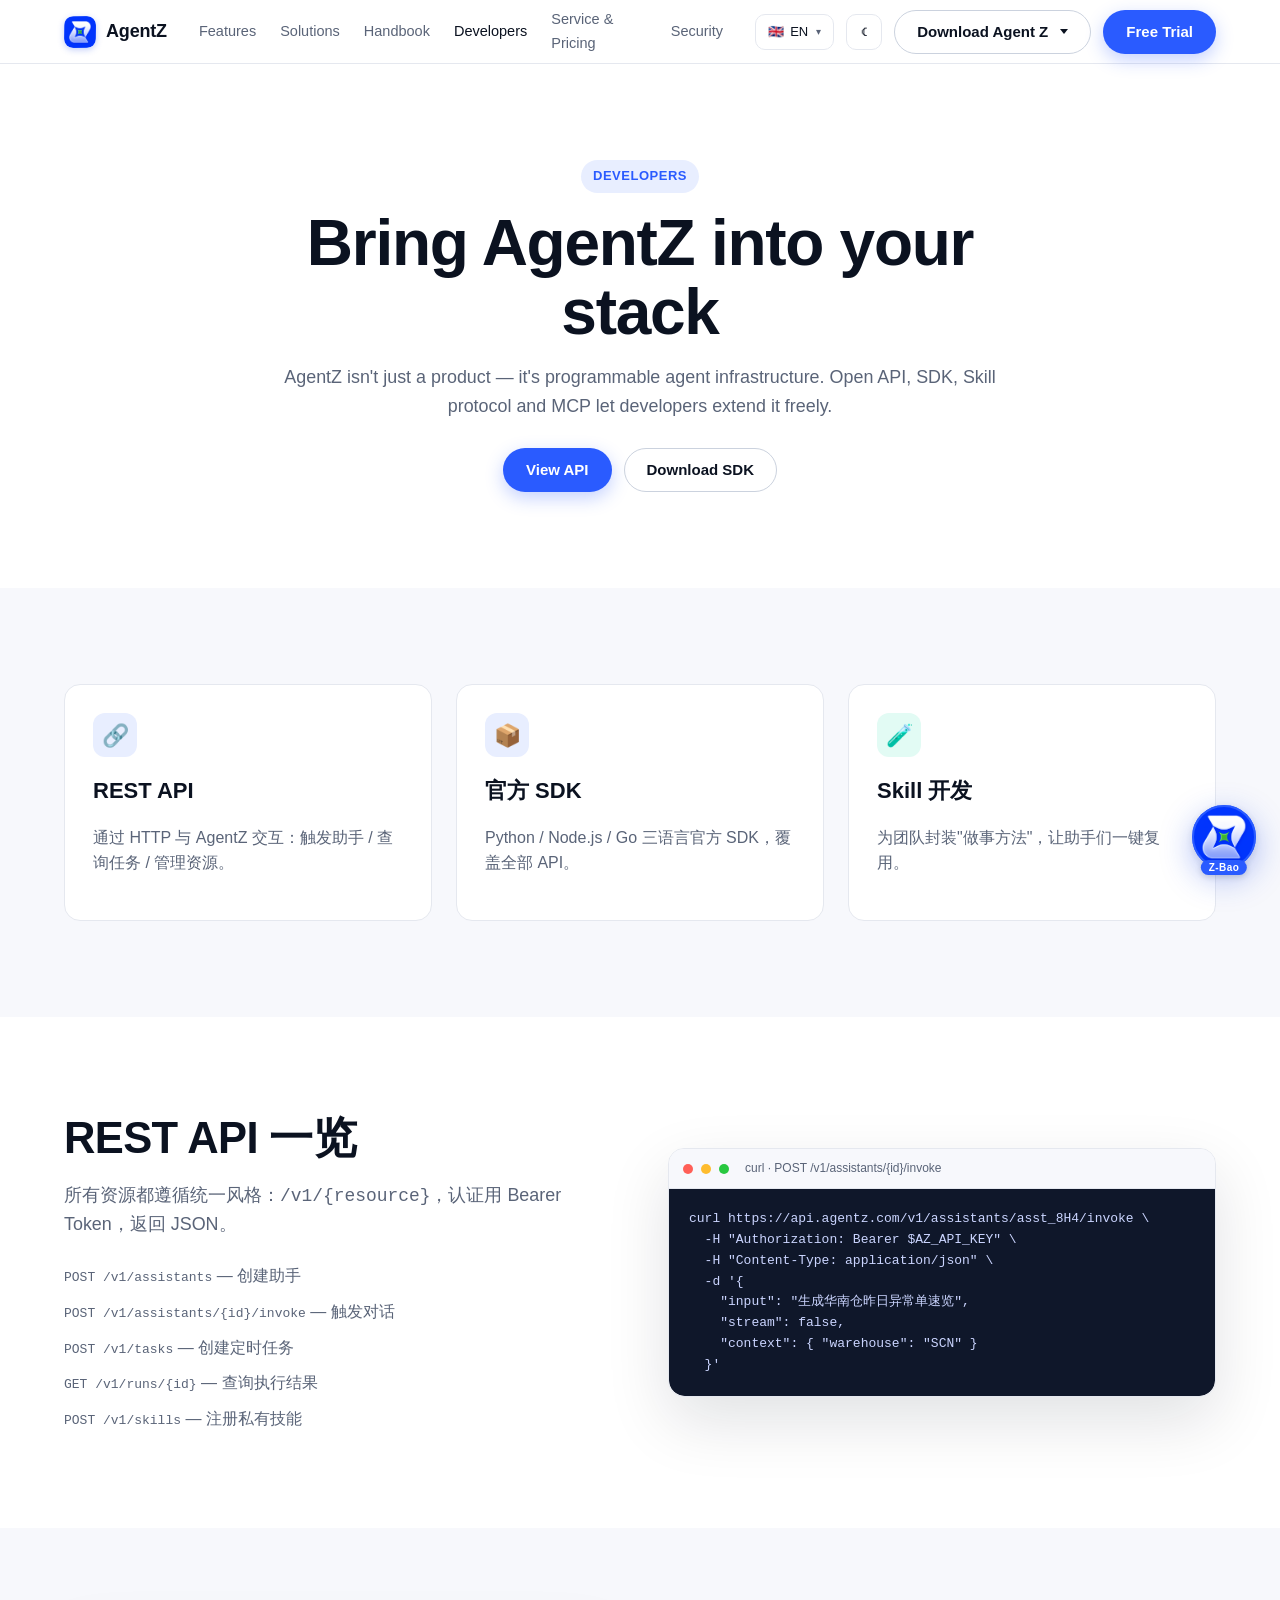
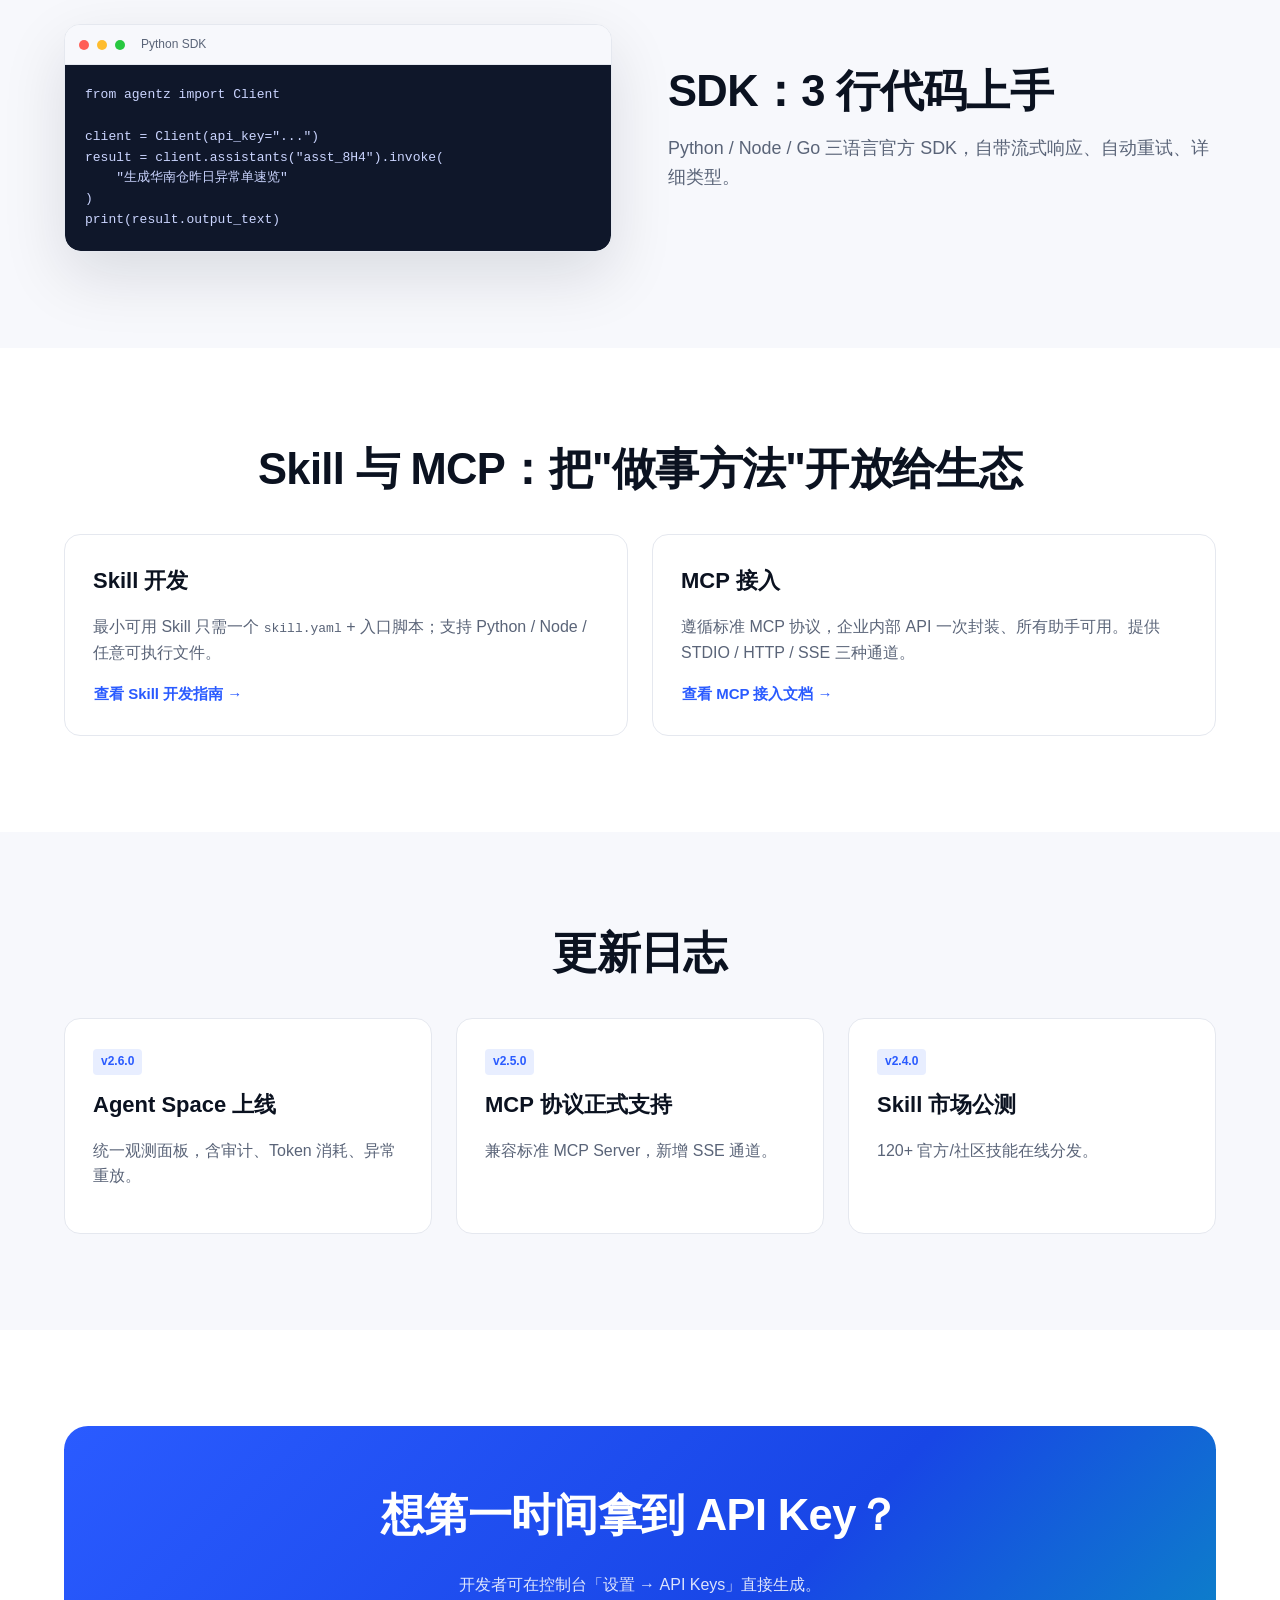
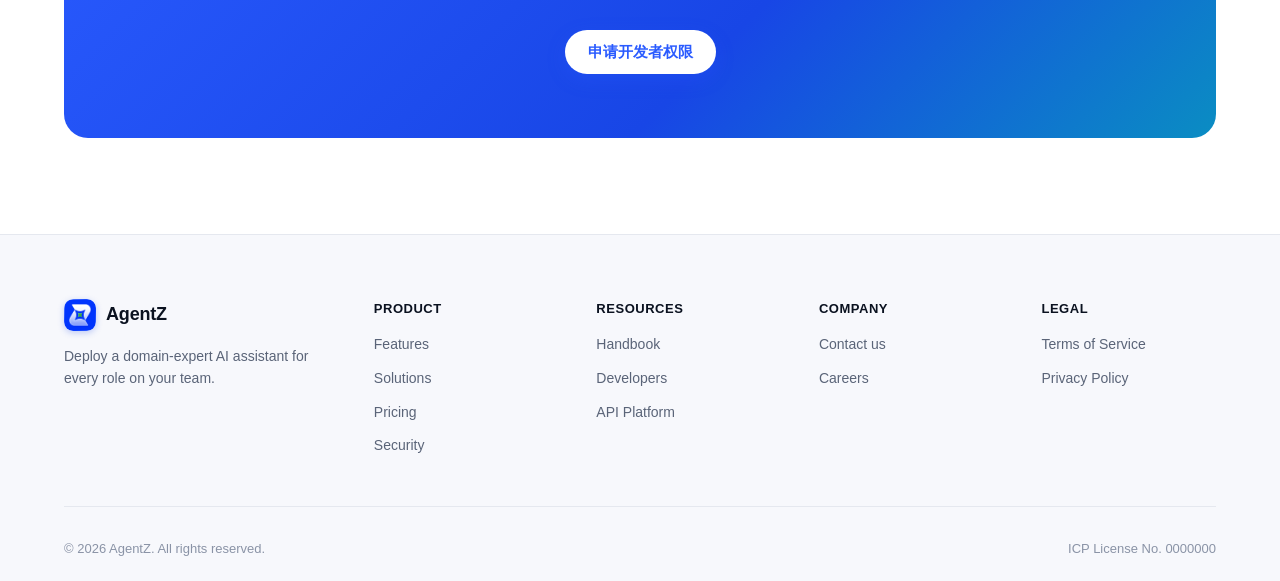
<file: developers.html>
<!DOCTYPE html>
<html lang="zh-CN" data-theme="light">
<head>
  <meta charset="UTF-8" />
  <meta name="viewport" content="width=device-width, initial-scale=1.0" />
  <title>开发者 & API 平台 · AgentZ</title>
  <link rel="icon" type="image/png" href="assets/logo.png" />
  <link rel="stylesheet" href="assets/styles.css" />
</head>
<body>

<header class="az-nav">
  <div class="az-container az-nav__inner">
    <a class="az-logo" href="index.html"><span class="az-logo__mark">Z</span><span>AgentZ</span></a>
    <nav class="az-nav__menu">
      <a href="features.html" data-i18n="nav.features">产品功能</a>
      <a href="solutions.html" data-i18n="nav.solutions">解决方案</a>
      <a href="handbook.html" data-i18n="nav.handbook">使用手册</a>
      <a href="developers.html" data-i18n="nav.developers">开发者</a>
      <a href="service.html" data-i18n="nav.service">服务与价格</a>
      <a href="security.html" data-i18n="nav.security">安全</a>
    </nav>
    <div class="az-nav__actions">
      <button class="az-theme-toggle" data-theme-toggle>☾</button>
      <div class="az-download-dropdown">
      <button class="az-btn az-btn-ghost az-download-btn" data-i18n="nav.download">下载 Agent Z</button>
      <div class="az-download-menu">
      <a class="az-download-item" href="https://caibao-cowork-app.oss-cn-zhangjiakou.aliyuncs.com/latest/cainiao/Mac/AgentX3-arm64.dmg">
      <span class="az-download-item__icon">🍎</span>
      <span class="az-download-item__text">
      <span class="az-download-item__title" data-i18n="nav.download.mac">macOS（Apple 芯片）</span>
      <span class="az-download-item__desc" data-i18n="nav.download.mac.desc">M1 / M2 / M3 / M4 系列</span>
      </span>
      <span class="az-download-item__badge" data-i18n="nav.download.recommended">推荐</span>
      </a>
      <a class="az-download-item" href="https://caibao-cowork-app.oss-cn-zhangjiakou.aliyuncs.com/latest/cainiao/Windows/agentx3-installer.exe">
      <span class="az-download-item__icon">🪟</span>
      <span class="az-download-item__text">
      <span class="az-download-item__title" data-i18n="nav.download.win">Windows</span>
      <span class="az-download-item__desc" data-i18n="nav.download.win.desc">Windows 10 / 11（64 位）</span>
      </span>
      </a>
      <a class="az-download-item" href="https://caibao-cowork-app.oss-cn-zhangjiakou.aliyuncs.com/latest/cainiao/Mac/AgentX3.dmg">
      <span class="az-download-item__icon">🍎</span>
      <span class="az-download-item__text">
      <span class="az-download-item__title" data-i18n="nav.download.mac-intel">macOS（Intel 芯片）</span>
      <span class="az-download-item__desc" data-i18n="nav.download.mac-intel.desc">2020 年前的 Mac 设备</span>
      </span>
      </a>
      </div>
      </div>
      <a class="az-btn az-btn-primary" href="contact.html" data-i18n="nav.cta">免费试用</a>
    </div>
  </div>
</header>

<section class="az-section">
  <div class="az-container" style="text-align:center;max-width:780px;">
    <span class="az-eyebrow" data-i18n="dev.hero.eyebrow">Developers</span>
    <h1 class="az-h1" data-i18n="dev.hero.h1">把 AgentZ 接进你的系统里</h1>
    <p class="az-lead" style="margin:auto;" data-i18n="dev.hero.lead">AgentZ 不仅是一款产品，更是一套可编程的 Agent 基础设施。开放的 API、SDK、Skill 协议与 MCP，让开发者可以自由扩展。</p>
    <div style="display:flex;gap:12px;justify-content:center;margin-top:28px;flex-wrap:wrap;">
      <a class="az-btn az-btn-primary" href="#api" data-i18n="dev.hero.cta1">查看 API</a>
      <a class="az-btn az-btn-ghost" href="#sdk" data-i18n="dev.hero.cta2">SDK 下载</a>
    </div>
  </div>
</section>

<section class="az-section az-section--alt">
  <div class="az-container">
    <div class="az-grid az-grid--3">
      <a class="az-card" href="#api"><div class="az-card__icon">🔗</div><h3 class="az-h3">REST API</h3><p class="az-text-muted">通过 HTTP 与 AgentZ 交互：触发助手 / 查询任务 / 管理资源。</p></a>
      <a class="az-card" href="#sdk"><div class="az-card__icon">📦</div><h3 class="az-h3">官方 SDK</h3><p class="az-text-muted">Python / Node.js / Go 三语言官方 SDK，覆盖全部 API。</p></a>
      <a class="az-card" href="#skill"><div class="az-card__icon az-card__icon--accent">🧪</div><h3 class="az-h3">Skill 开发</h3><p class="az-text-muted">为团队封装"做事方法"，让助手们一键复用。</p></a>
    </div>
  </div>
</section>

<section id="api" class="az-section">
  <div class="az-container">
    <div class="az-split">
      <div>
        <h2 class="az-h2">REST API 一览</h2>
        <p class="az-lead">所有资源都遵循统一风格：<code>/v1/{resource}</code>，认证用 Bearer Token，返回 JSON。</p>
        <ul style="list-style:none;padding:0;margin:24px 0 0;display:flex;flex-direction:column;gap:10px;color:var(--az-text-muted);">
          <li><code>POST /v1/assistants</code> — 创建助手</li>
          <li><code>POST /v1/assistants/{id}/invoke</code> — 触发对话</li>
          <li><code>POST /v1/tasks</code> — 创建定时任务</li>
          <li><code>GET /v1/runs/{id}</code> — 查询执行结果</li>
          <li><code>POST /v1/skills</code> — 注册私有技能</li>
        </ul>
      </div>
      <div class="az-mock">
        <div class="az-mock__topbar"><span class="az-mock__dot"></span><span class="az-mock__dot"></span><span class="az-mock__dot"></span><span class="az-mock__title">curl · POST /v1/assistants/{id}/invoke</span></div>
        <pre style="margin:0;padding:20px;background:var(--az-bg-code);color:#cbd5ff;font-family:var(--az-mono);font-size:13px;line-height:1.6;overflow-x:auto;border-radius:0 0 16px 16px;">curl https://api.agentz.com/v1/assistants/asst_8H4/invoke \
  -H "Authorization: Bearer $AZ_API_KEY" \
  -H "Content-Type: application/json" \
  -d '{
    "input": "生成华南仓昨日异常单速览",
    "stream": false,
    "context": { "warehouse": "SCN" }
  }'</pre>
      </div>
    </div>
  </div>
</section>

<section id="sdk" class="az-section az-section--alt">
  <div class="az-container">
    <div class="az-split az-split--reverse">
      <div>
        <h2 class="az-h2">SDK：3 行代码上手</h2>
        <p class="az-lead">Python / Node / Go 三语言官方 SDK，自带流式响应、自动重试、详细类型。</p>
      </div>
      <div class="az-mock">
        <div class="az-mock__topbar"><span class="az-mock__dot"></span><span class="az-mock__dot"></span><span class="az-mock__dot"></span><span class="az-mock__title">Python SDK</span></div>
        <pre style="margin:0;padding:20px;background:var(--az-bg-code);color:#cbd5ff;font-family:var(--az-mono);font-size:13px;line-height:1.6;overflow-x:auto;border-radius:0 0 16px 16px;">from agentz import Client

client = Client(api_key="...")
result = client.assistants("asst_8H4").invoke(
    "生成华南仓昨日异常单速览"
)
print(result.output_text)</pre>
      </div>
    </div>
  </div>
</section>

<section id="skill" class="az-section">
  <div class="az-container">
    <h2 class="az-h2" style="text-align:center;margin-bottom:40px;">Skill 与 MCP：把"做事方法"开放给生态</h2>
    <div class="az-grid az-grid--2">
      <div class="az-card">
        <h3 class="az-h3">Skill 开发</h3>
        <p class="az-text-muted">最小可用 Skill 只需一个 <code>skill.yaml</code> + 入口脚本；支持 Python / Node / 任意可执行文件。</p>
        <a class="az-btn az-btn-link" href="handbook.html#skills-build">查看 Skill 开发指南 →</a>
      </div>
      <div class="az-card">
        <h3 class="az-h3">MCP 接入</h3>
        <p class="az-text-muted">遵循标准 MCP 协议，企业内部 API 一次封装、所有助手可用。提供 STDIO / HTTP / SSE 三种通道。</p>
        <a class="az-btn az-btn-link" href="handbook.html#mcp">查看 MCP 接入文档 →</a>
      </div>
    </div>
  </div>
</section>

<section id="changelog" class="az-section az-section--alt">
  <div class="az-container">
    <h2 class="az-h2" style="text-align:center;margin-bottom:40px;">更新日志</h2>
    <div class="az-grid az-grid--3">
      <div class="az-card"><span class="az-tag">v2.6.0</span><h3 class="az-h3" style="margin-top:12px;">Agent Space 上线</h3><p class="az-text-muted">统一观测面板，含审计、Token 消耗、异常重放。</p></div>
      <div class="az-card"><span class="az-tag">v2.5.0</span><h3 class="az-h3" style="margin-top:12px;">MCP 协议正式支持</h3><p class="az-text-muted">兼容标准 MCP Server，新增 SSE 通道。</p></div>
      <div class="az-card"><span class="az-tag">v2.4.0</span><h3 class="az-h3" style="margin-top:12px;">Skill 市场公测</h3><p class="az-text-muted">120+ 官方/社区技能在线分发。</p></div>
    </div>
  </div>
</section>

<section class="az-container">
  <div class="az-cta">
    <h2 class="az-h2">想第一时间拿到 API Key？</h2>
    <p>开发者可在控制台「设置 → API Keys」直接生成。</p>
    <a class="az-btn az-btn-primary" href="contact.html">申请开发者权限</a>
  </div>
</section>

<footer class="az-footer">
  <div class="az-container">
    <div class="az-footer__cols">
      <div class="az-footer__col"><div class="az-logo" style="margin-bottom:12px;"><span class="az-logo__mark">Z</span><span>AgentZ</span></div><p class="az-text-muted" style="font-size:14px;max-width:280px;" data-i18n="footer.tagline">为每个岗位部署一位领域专家级 AI 助手。</p></div>
      <div class="az-footer__col"><h4 data-i18n="footer.product">产品</h4><ul><li><a href="features.html" data-i18n="nav.features">产品功能</a></li><li><a href="solutions.html" data-i18n="nav.solutions">解决方案</a></li><li><a href="service.html" data-i18n="footer.pricing">价格</a></li><li><a href="security.html" data-i18n="nav.security">安全</a></li></ul></div>
      <div class="az-footer__col"><h4 data-i18n="footer.resources">资源</h4><ul><li><a href="handbook.html" data-i18n="nav.handbook">使用手册</a></li><li><a href="developers.html" data-i18n="nav.developers">开发者</a></li><li><a href="developers.html#api" data-i18n="footer.api">API 平台</a></li></ul></div>
      <div class="az-footer__col"><h4 data-i18n="footer.company">公司</h4><ul><li><a href="contact.html" data-i18n="footer.contact">联系我们</a></li><li><a href="contact.html#careers" data-i18n="footer.careers">加入我们</a></li></ul></div>
      <div class="az-footer__col"><h4 data-i18n="footer.legal">法律</h4><ul><li><a href="legal.html#terms" data-i18n="footer.terms">服务条款</a></li><li><a href="legal.html#privacy" data-i18n="footer.privacy">隐私政策</a></li></ul></div>
    </div>
    <div class="az-footer__bottom"><span data-i18n="footer.copyright">© 2026 AgentZ. All rights reserved.</span><span data-i18n="footer.icp">浙ICP备 0000000 号</span></div>
  </div>
</footer>

<script src="assets/script.js"></script>
</body>
</html>
</file>
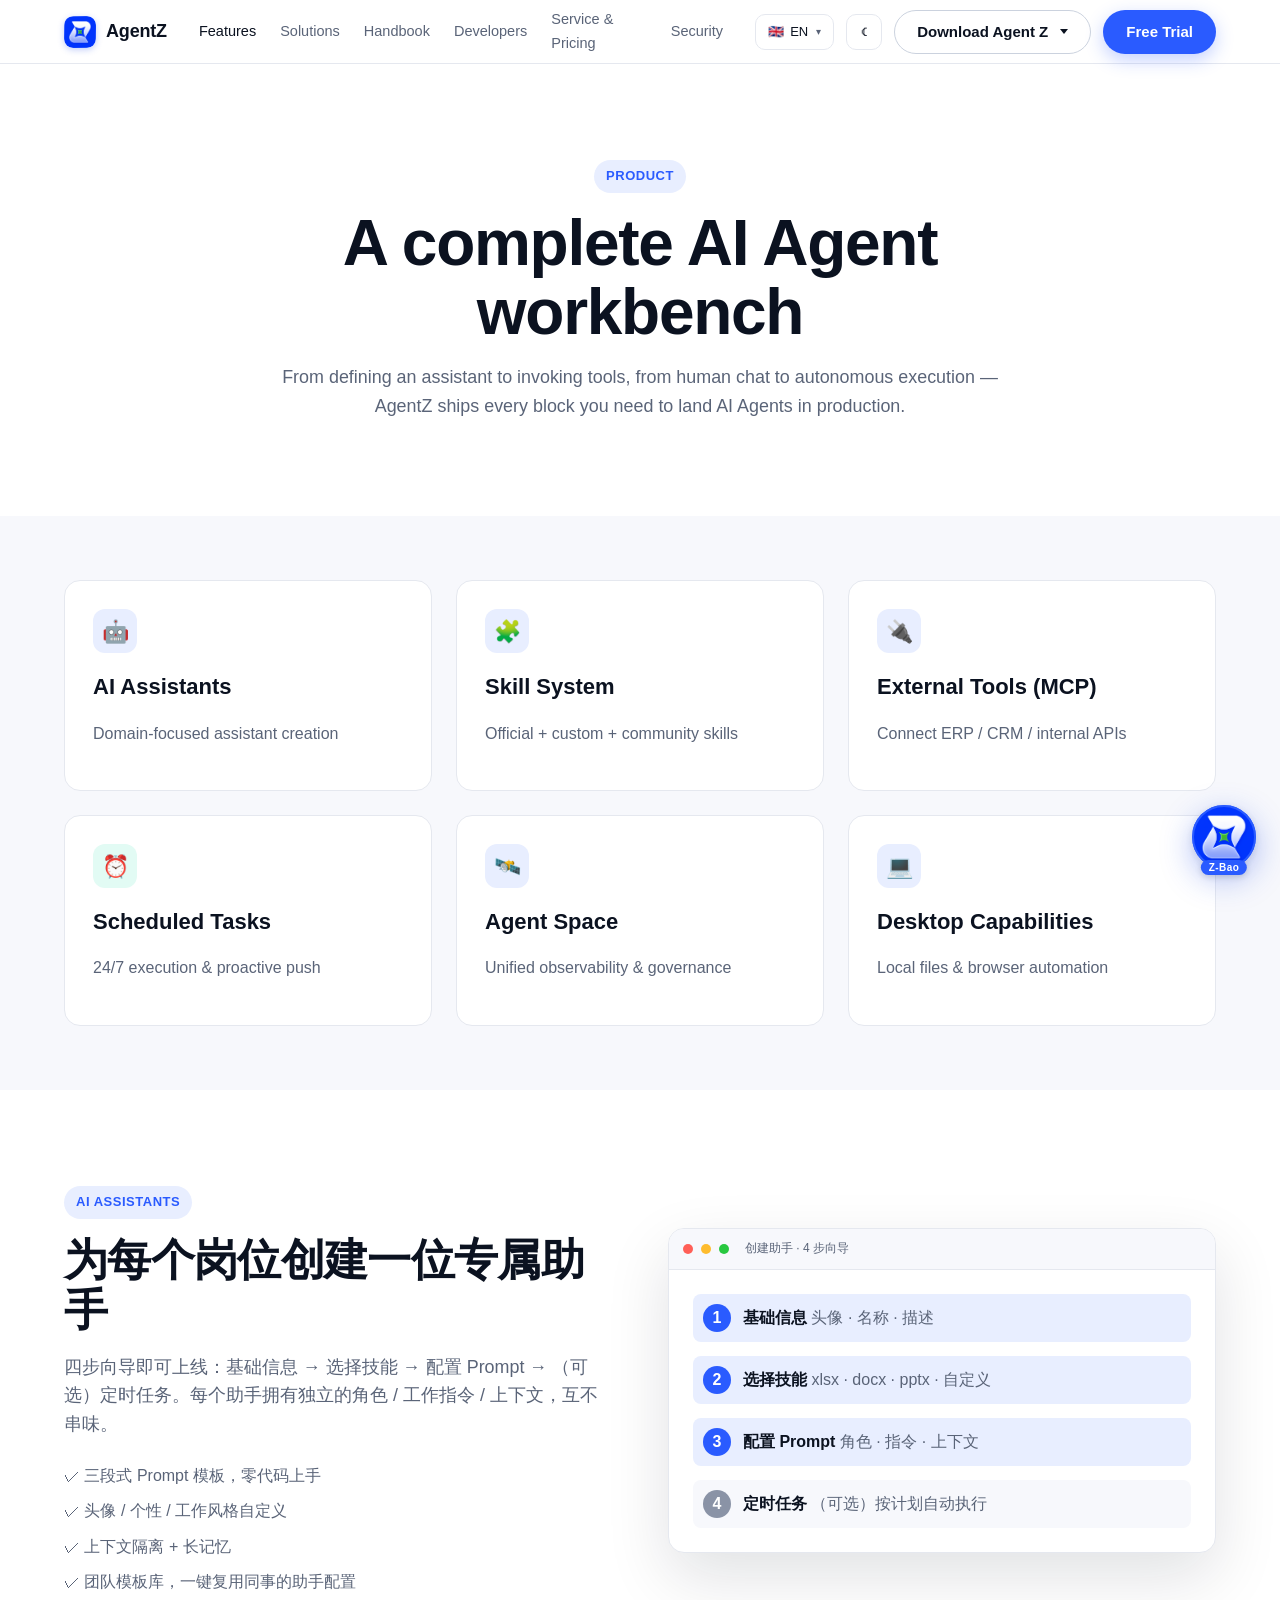
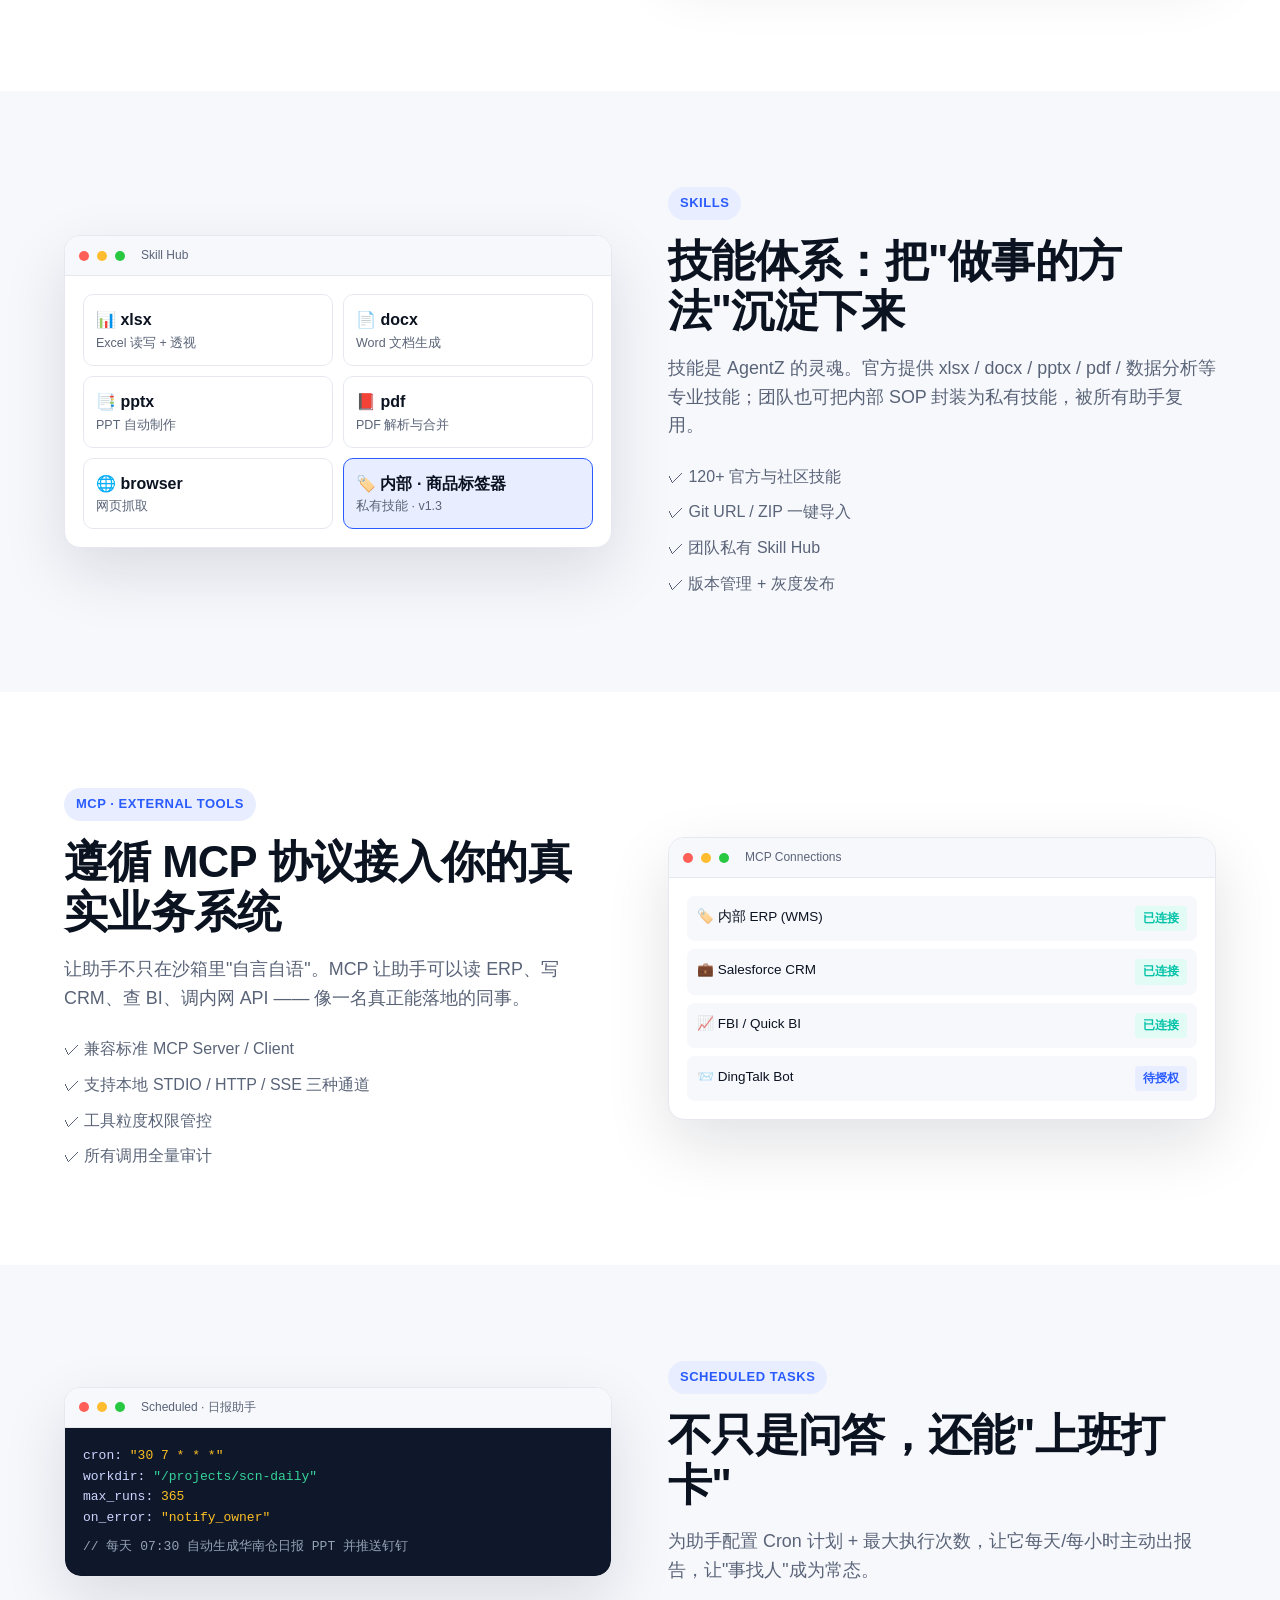
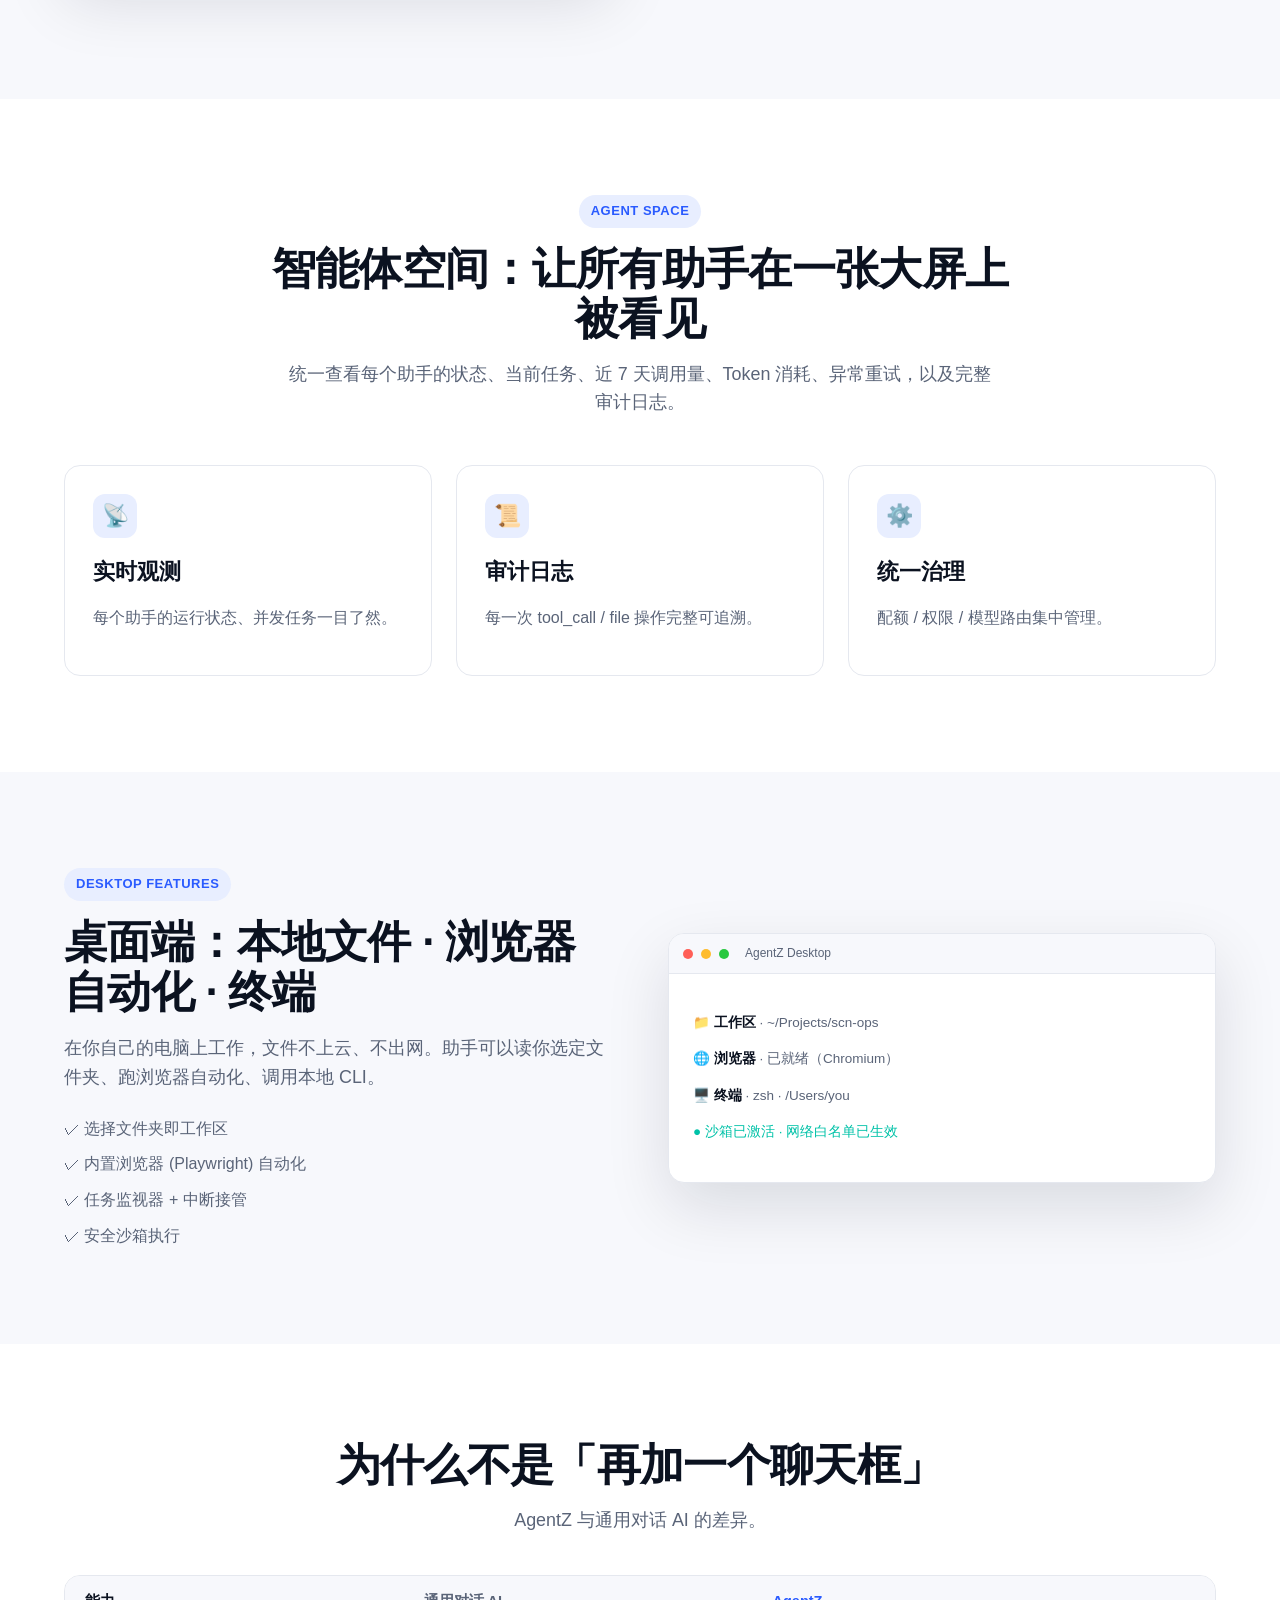
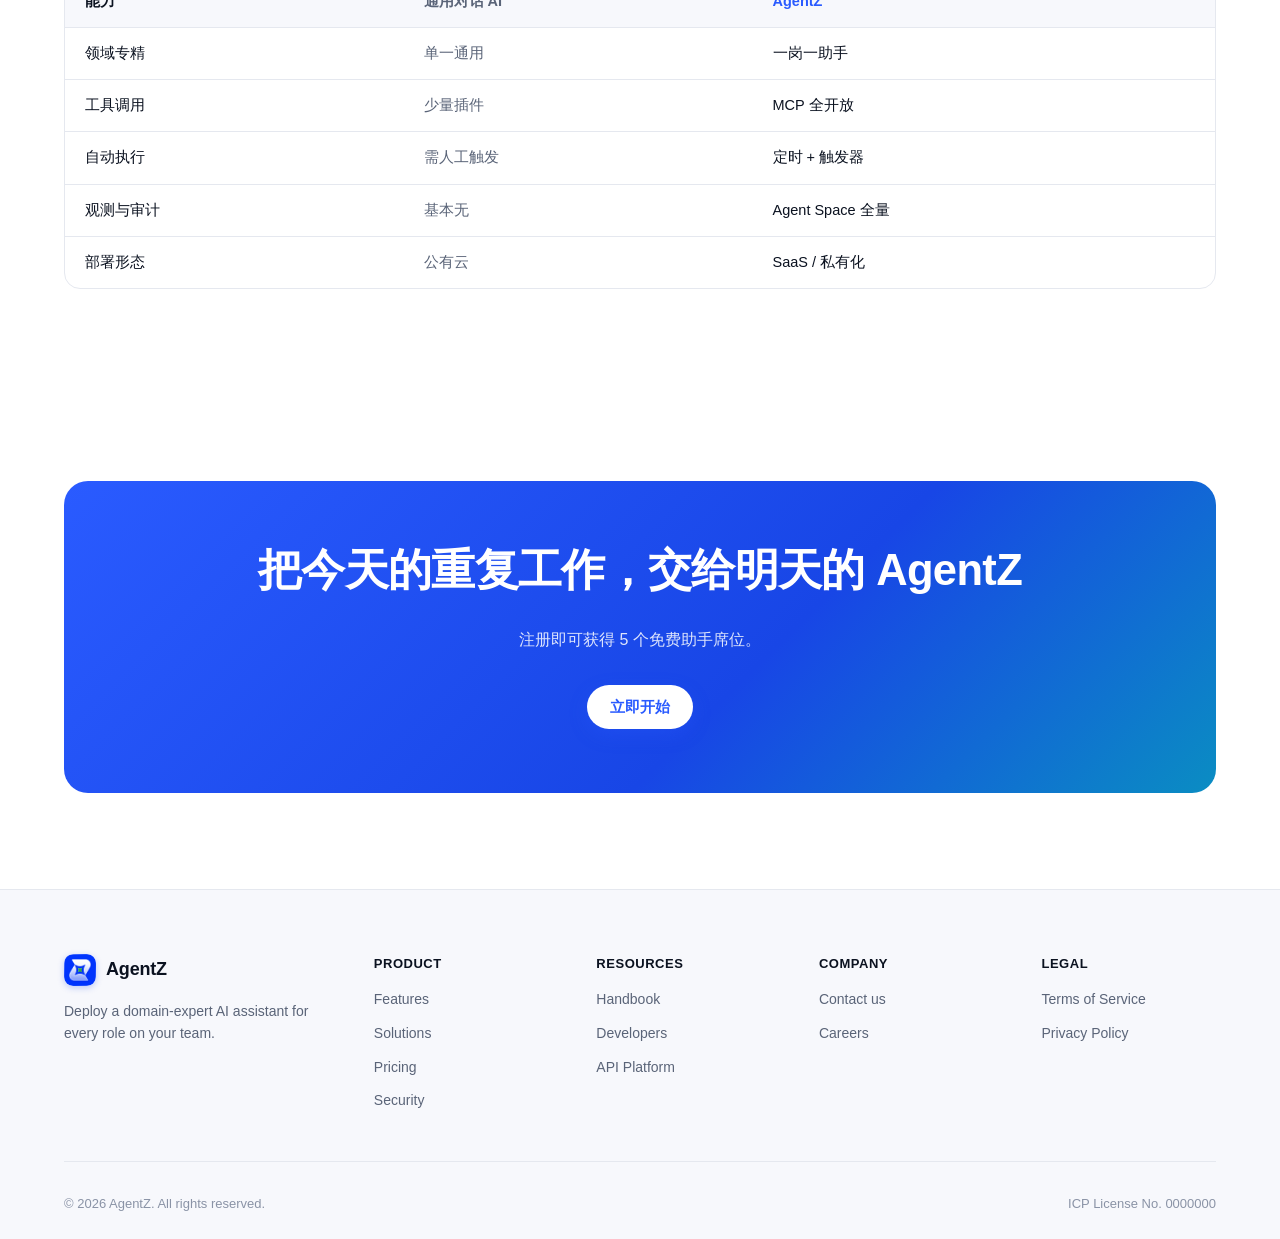
<file: features.html>
<!DOCTYPE html>
<html lang="zh-CN" data-theme="light">
<head>
  <meta charset="UTF-8" />
  <meta name="viewport" content="width=device-width, initial-scale=1.0" />
  <title>产品功能 · AgentZ</title>
  <link rel="icon" type="image/png" href="assets/logo.png" />
  <link rel="stylesheet" href="assets/styles.css" />
</head>
<body>

<header class="az-nav">
  <div class="az-container az-nav__inner">
    <a class="az-logo" href="index.html"><span class="az-logo__mark">Z</span><span>AgentZ</span></a>
    <nav class="az-nav__menu">
      <a href="features.html" data-i18n="nav.features">产品功能</a>
      <a href="solutions.html" data-i18n="nav.solutions">解决方案</a>
      <a href="handbook.html" data-i18n="nav.handbook">使用手册</a>
      <a href="developers.html" data-i18n="nav.developers">开发者</a>
      <a href="service.html" data-i18n="nav.service">服务与价格</a>
      <a href="security.html" data-i18n="nav.security">安全</a>
    </nav>
    <div class="az-nav__actions">
      <button class="az-theme-toggle" data-theme-toggle>☾</button>
      <div class="az-download-dropdown">
      <button class="az-btn az-btn-ghost az-download-btn" data-i18n="nav.download">下载 Agent Z</button>
      <div class="az-download-menu">
      <a class="az-download-item" href="https://caibao-cowork-app.oss-cn-zhangjiakou.aliyuncs.com/latest/cainiao/Mac/AgentX3-arm64.dmg">
      <span class="az-download-item__icon">🍎</span>
      <span class="az-download-item__text">
      <span class="az-download-item__title" data-i18n="nav.download.mac">macOS（Apple 芯片）</span>
      <span class="az-download-item__desc" data-i18n="nav.download.mac.desc">M1 / M2 / M3 / M4 系列</span>
      </span>
      <span class="az-download-item__badge" data-i18n="nav.download.recommended">推荐</span>
      </a>
      <a class="az-download-item" href="https://caibao-cowork-app.oss-cn-zhangjiakou.aliyuncs.com/latest/cainiao/Windows/agentx3-installer.exe">
      <span class="az-download-item__icon">🪟</span>
      <span class="az-download-item__text">
      <span class="az-download-item__title" data-i18n="nav.download.win">Windows</span>
      <span class="az-download-item__desc" data-i18n="nav.download.win.desc">Windows 10 / 11（64 位）</span>
      </span>
      </a>
      <a class="az-download-item" href="https://caibao-cowork-app.oss-cn-zhangjiakou.aliyuncs.com/latest/cainiao/Mac/AgentX3.dmg">
      <span class="az-download-item__icon">🍎</span>
      <span class="az-download-item__text">
      <span class="az-download-item__title" data-i18n="nav.download.mac-intel">macOS（Intel 芯片）</span>
      <span class="az-download-item__desc" data-i18n="nav.download.mac-intel.desc">2020 年前的 Mac 设备</span>
      </span>
      </a>
      </div>
      </div>
      <a class="az-btn az-btn-primary" href="contact.html" data-i18n="nav.cta">免费试用</a>
    </div>
  </div>
</header>

<section class="az-section">
  <div class="az-container" style="text-align:center;max-width:780px;">
    <span class="az-eyebrow" data-i18n="feat.hero.eyebrow">Product</span>
    <h1 class="az-h1" data-i18n="feat.hero.h1">一套完整的 AI Agent 工作台</h1>
    <p class="az-lead" style="margin:auto;" data-i18n="feat.hero.lead">从「定义助手」到「调用工具」、从「人工对话」到「自动执行」，AgentZ 把企业落地 AI Agent 所需的每一块能力都准备好了。</p>
  </div>
</section>

<section class="az-section az-section--alt az-section--tight">
  <div class="az-container">
    <div class="az-grid az-grid--3">
      <a class="az-card" href="#assistants"><div class="az-card__icon">🤖</div><h3 class="az-h3" data-i18n="feat.nav.c1">AI 助手</h3><p class="az-text-muted" data-i18n="feat.nav.c1d">领域专精的助手创建与管理</p></a>
      <a class="az-card" href="#skills"><div class="az-card__icon">🧩</div><h3 class="az-h3" data-i18n="feat.nav.c2">技能体系</h3><p class="az-text-muted" data-i18n="feat.nav.c2d">官方 + 自建技能 + 社区市场</p></a>
      <a class="az-card" href="#mcp"><div class="az-card__icon">🔌</div><h3 class="az-h3" data-i18n="feat.nav.c3">外部工具 MCP</h3><p class="az-text-muted" data-i18n="feat.nav.c3d">连接 ERP / CRM / 内部 API</p></a>
      <a class="az-card" href="#scheduled"><div class="az-card__icon az-card__icon--accent">⏰</div><h3 class="az-h3" data-i18n="feat.nav.c4">定时任务</h3><p class="az-text-muted" data-i18n="feat.nav.c4d">7×24 自动执行 + 主动推送</p></a>
      <a class="az-card" href="#space"><div class="az-card__icon">🛰️</div><h3 class="az-h3" data-i18n="feat.nav.c5">智能体空间</h3><p class="az-text-muted" data-i18n="feat.nav.c5d">统一观测、审计与治理</p></a>
      <a class="az-card" href="#desktop"><div class="az-card__icon">💻</div><h3 class="az-h3" data-i18n="feat.nav.c6">桌面端能力</h3><p class="az-text-muted" data-i18n="feat.nav.c6d">本地文件、浏览器自动化</p></a>
    </div>
  </div>
</section>

<section id="assistants" class="az-section">
  <div class="az-container">
    <div class="az-split">
      <div>
        <span class="az-eyebrow">AI Assistants</span>
        <h2 class="az-h2" style="margin-top:16px;">为每个岗位创建一位专属助手</h2>
        <p class="az-lead">四步向导即可上线：基础信息 → 选择技能 → 配置 Prompt → （可选）定时任务。每个助手拥有独立的角色 / 工作指令 / 上下文，互不串味。</p>
        <ul style="list-style:none;padding:0;margin:24px 0 0;display:flex;flex-direction:column;gap:10px;color:var(--az-text-muted);">
          <li>✓ 三段式 Prompt 模板，零代码上手</li>
          <li>✓ 头像 / 个性 / 工作风格自定义</li>
          <li>✓ 上下文隔离 + 长记忆</li>
          <li>✓ 团队模板库，一键复用同事的助手配置</li>
        </ul>
      </div>
      <div class="az-mock">
        <div class="az-mock__topbar"><span class="az-mock__dot"></span><span class="az-mock__dot"></span><span class="az-mock__dot"></span><span class="az-mock__title">创建助手 · 4 步向导</span></div>
        <div style="padding:24px;display:flex;flex-direction:column;gap:14px;">
          <div style="display:flex;align-items:center;gap:12px;padding:10px;border-radius:8px;background:var(--az-brand-soft);">
            <div style="width:28px;height:28px;border-radius:50%;background:var(--az-brand);color:#fff;display:flex;align-items:center;justify-content:center;font-weight:700;">1</div>
            <div><strong>基础信息</strong> <span class="az-text-muted">头像 · 名称 · 描述</span></div>
          </div>
          <div style="display:flex;align-items:center;gap:12px;padding:10px;border-radius:8px;background:var(--az-brand-soft);">
            <div style="width:28px;height:28px;border-radius:50%;background:var(--az-brand);color:#fff;display:flex;align-items:center;justify-content:center;font-weight:700;">2</div>
            <div><strong>选择技能</strong> <span class="az-text-muted">xlsx · docx · pptx · 自定义</span></div>
          </div>
          <div style="display:flex;align-items:center;gap:12px;padding:10px;border-radius:8px;background:var(--az-brand-soft);">
            <div style="width:28px;height:28px;border-radius:50%;background:var(--az-brand);color:#fff;display:flex;align-items:center;justify-content:center;font-weight:700;">3</div>
            <div><strong>配置 Prompt</strong> <span class="az-text-muted">角色 · 指令 · 上下文</span></div>
          </div>
          <div style="display:flex;align-items:center;gap:12px;padding:10px;border-radius:8px;background:var(--az-bg-alt);">
            <div style="width:28px;height:28px;border-radius:50%;background:var(--az-text-soft);color:#fff;display:flex;align-items:center;justify-content:center;font-weight:700;">4</div>
            <div><strong>定时任务</strong> <span class="az-text-muted">（可选）按计划自动执行</span></div>
          </div>
        </div>
      </div>
    </div>
  </div>
</section>

<section id="skills" class="az-section az-section--alt">
  <div class="az-container">
    <div class="az-split az-split--reverse">
      <div>
        <span class="az-eyebrow">Skills</span>
        <h2 class="az-h2" style="margin-top:16px;">技能体系：把"做事的方法"沉淀下来</h2>
        <p class="az-lead">技能是 AgentZ 的灵魂。官方提供 xlsx / docx / pptx / pdf / 数据分析等专业技能；团队也可把内部 SOP 封装为私有技能，被所有助手复用。</p>
        <ul style="list-style:none;padding:0;margin:24px 0 0;display:flex;flex-direction:column;gap:10px;color:var(--az-text-muted);">
          <li>✓ 120+ 官方与社区技能</li>
          <li>✓ Git URL / ZIP 一键导入</li>
          <li>✓ 团队私有 Skill Hub</li>
          <li>✓ 版本管理 + 灰度发布</li>
        </ul>
      </div>
      <div class="az-mock">
        <div class="az-mock__topbar"><span class="az-mock__dot"></span><span class="az-mock__dot"></span><span class="az-mock__dot"></span><span class="az-mock__title">Skill Hub</span></div>
        <div style="padding:18px;display:grid;grid-template-columns:1fr 1fr;gap:10px;">
          <div style="padding:12px;border:1px solid var(--az-border);border-radius:10px;"><strong>📊 xlsx</strong><div class="az-text-muted" style="font-size:12.5px;">Excel 读写 + 透视</div></div>
          <div style="padding:12px;border:1px solid var(--az-border);border-radius:10px;"><strong>📄 docx</strong><div class="az-text-muted" style="font-size:12.5px;">Word 文档生成</div></div>
          <div style="padding:12px;border:1px solid var(--az-border);border-radius:10px;"><strong>📑 pptx</strong><div class="az-text-muted" style="font-size:12.5px;">PPT 自动制作</div></div>
          <div style="padding:12px;border:1px solid var(--az-border);border-radius:10px;"><strong>📕 pdf</strong><div class="az-text-muted" style="font-size:12.5px;">PDF 解析与合并</div></div>
          <div style="padding:12px;border:1px solid var(--az-border);border-radius:10px;"><strong>🌐 browser</strong><div class="az-text-muted" style="font-size:12.5px;">网页抓取</div></div>
          <div style="padding:12px;border:1px solid var(--az-border);border-radius:10px;border-color:var(--az-brand);background:var(--az-brand-soft);"><strong>🏷️ 内部 · 商品标签器</strong><div class="az-text-muted" style="font-size:12.5px;">私有技能 · v1.3</div></div>
        </div>
      </div>
    </div>
  </div>
</section>

<section id="mcp" class="az-section">
  <div class="az-container">
    <div class="az-split">
      <div>
        <span class="az-eyebrow">MCP · External Tools</span>
        <h2 class="az-h2" style="margin-top:16px;">遵循 MCP 协议接入你的真实业务系统</h2>
        <p class="az-lead">让助手不只在沙箱里"自言自语"。MCP 让助手可以读 ERP、写 CRM、查 BI、调内网 API —— 像一名真正能落地的同事。</p>
        <ul style="list-style:none;padding:0;margin:24px 0 0;display:flex;flex-direction:column;gap:10px;color:var(--az-text-muted);">
          <li>✓ 兼容标准 MCP Server / Client</li>
          <li>✓ 支持本地 STDIO / HTTP / SSE 三种通道</li>
          <li>✓ 工具粒度权限管控</li>
          <li>✓ 所有调用全量审计</li>
        </ul>
      </div>
      <div class="az-mock">
        <div class="az-mock__topbar"><span class="az-mock__dot"></span><span class="az-mock__dot"></span><span class="az-mock__dot"></span><span class="az-mock__title">MCP Connections</span></div>
        <div style="padding:18px;display:flex;flex-direction:column;gap:8px;font-size:13.5px;">
          <div style="display:flex;justify-content:space-between;padding:10px;background:var(--az-bg-alt);border-radius:8px;"><span>🏷️ 内部 ERP (WMS)</span><span class="az-tag az-tag--accent">已连接</span></div>
          <div style="display:flex;justify-content:space-between;padding:10px;background:var(--az-bg-alt);border-radius:8px;"><span>💼 Salesforce CRM</span><span class="az-tag az-tag--accent">已连接</span></div>
          <div style="display:flex;justify-content:space-between;padding:10px;background:var(--az-bg-alt);border-radius:8px;"><span>📈 FBI / Quick BI</span><span class="az-tag az-tag--accent">已连接</span></div>
          <div style="display:flex;justify-content:space-between;padding:10px;background:var(--az-bg-alt);border-radius:8px;"><span>📨 DingTalk Bot</span><span class="az-tag">待授权</span></div>
        </div>
      </div>
    </div>
  </div>
</section>

<section id="scheduled" class="az-section az-section--alt">
  <div class="az-container">
    <div class="az-split az-split--reverse">
      <div>
        <span class="az-eyebrow">Scheduled Tasks</span>
        <h2 class="az-h2" style="margin-top:16px;">不只是问答，还能"上班打卡"</h2>
        <p class="az-lead">为助手配置 Cron 计划 + 最大执行次数，让它每天/每小时主动出报告，让"事找人"成为常态。</p>
      </div>
      <div class="az-mock">
        <div class="az-mock__topbar"><span class="az-mock__dot"></span><span class="az-mock__dot"></span><span class="az-mock__dot"></span><span class="az-mock__title">Scheduled · 日报助手</span></div>
        <div style="padding:18px;font-family:var(--az-mono);font-size:13px;background:var(--az-bg-code);color:#cbd5ff;border-radius:0 0 16px 16px;">
          <div>cron: <span style="color:#fbbf24;">"30 7 * * *"</span></div>
          <div>workdir: <span style="color:#34d399;">"/projects/scn-daily"</span></div>
          <div>max_runs: <span style="color:#fbbf24;">365</span></div>
          <div>on_error: <span style="color:#fbbf24;">"notify_owner"</span></div>
          <div style="margin-top:8px;color:#94a3b8;">// 每天 07:30 自动生成华南仓日报 PPT 并推送钉钉</div>
        </div>
      </div>
    </div>
  </div>
</section>

<section id="space" class="az-section">
  <div class="az-container" style="text-align:center;max-width:800px;">
    <span class="az-eyebrow">Agent Space</span>
    <h2 class="az-h2" style="margin-top:16px;">智能体空间：让所有助手在一张大屏上被看见</h2>
    <p class="az-lead" style="margin:auto;">统一查看每个助手的状态、当前任务、近 7 天调用量、Token 消耗、异常重试，以及完整审计日志。</p>
  </div>
  <div class="az-container" style="margin-top:48px;">
    <div class="az-grid az-grid--3">
      <div class="az-card"><div class="az-card__icon">📡</div><h3 class="az-h3">实时观测</h3><p class="az-text-muted">每个助手的运行状态、并发任务一目了然。</p></div>
      <div class="az-card"><div class="az-card__icon">📜</div><h3 class="az-h3">审计日志</h3><p class="az-text-muted">每一次 tool_call / file 操作完整可追溯。</p></div>
      <div class="az-card"><div class="az-card__icon">⚙️</div><h3 class="az-h3">统一治理</h3><p class="az-text-muted">配额 / 权限 / 模型路由集中管理。</p></div>
    </div>
  </div>
</section>

<section id="desktop" class="az-section az-section--alt">
  <div class="az-container">
    <div class="az-split">
      <div>
        <span class="az-eyebrow">Desktop Features</span>
        <h2 class="az-h2" style="margin-top:16px;">桌面端：本地文件 · 浏览器自动化 · 终端</h2>
        <p class="az-lead">在你自己的电脑上工作，文件不上云、不出网。助手可以读你选定文件夹、跑浏览器自动化、调用本地 CLI。</p>
        <ul style="list-style:none;padding:0;margin:24px 0 0;display:flex;flex-direction:column;gap:10px;color:var(--az-text-muted);">
          <li>✓ 选择文件夹即工作区</li>
          <li>✓ 内置浏览器 (Playwright) 自动化</li>
          <li>✓ 任务监视器 + 中断接管</li>
          <li>✓ 安全沙箱执行</li>
        </ul>
      </div>
      <div class="az-mock">
        <div class="az-mock__topbar"><span class="az-mock__dot"></span><span class="az-mock__dot"></span><span class="az-mock__dot"></span><span class="az-mock__title">AgentZ Desktop</span></div>
        <div style="padding:24px;font-size:13.5px;line-height:1.7;color:var(--az-text-muted);">
          <p><strong style="color:var(--az-text);">📁 工作区</strong> · ~/Projects/scn-ops</p>
          <p><strong style="color:var(--az-text);">🌐 浏览器</strong> · 已就绪（Chromium）</p>
          <p><strong style="color:var(--az-text);">🖥️ 终端</strong> · zsh · /Users/you</p>
          <p style="color:var(--az-accent);">● 沙箱已激活 · 网络白名单已生效</p>
        </div>
      </div>
    </div>
  </div>
</section>

<!-- Compare table -->
<section class="az-section">
  <div class="az-container">
    <div style="text-align:center;max-width:680px;margin:0 auto 40px;">
      <h2 class="az-h2">为什么不是「再加一个聊天框」</h2>
      <p class="az-lead" style="margin:auto;">AgentZ 与通用对话 AI 的差异。</p>
    </div>
    <div class="az-card" style="padding:0;overflow:hidden;">
      <table style="width:100%;border-collapse:collapse;font-size:14.5px;">
        <thead style="background:var(--az-bg-alt);">
          <tr>
            <th style="text-align:left;padding:14px 20px;font-weight:600;">能力</th>
            <th style="text-align:left;padding:14px 20px;font-weight:600;color:var(--az-text-muted);">通用对话 AI</th>
            <th style="text-align:left;padding:14px 20px;font-weight:600;color:var(--az-brand);">AgentZ</th>
          </tr>
        </thead>
        <tbody>
          <tr><td style="padding:14px 20px;border-top:1px solid var(--az-border);">领域专精</td><td style="padding:14px 20px;border-top:1px solid var(--az-border);color:var(--az-text-muted);">单一通用</td><td style="padding:14px 20px;border-top:1px solid var(--az-border);">一岗一助手</td></tr>
          <tr><td style="padding:14px 20px;border-top:1px solid var(--az-border);">工具调用</td><td style="padding:14px 20px;border-top:1px solid var(--az-border);color:var(--az-text-muted);">少量插件</td><td style="padding:14px 20px;border-top:1px solid var(--az-border);">MCP 全开放</td></tr>
          <tr><td style="padding:14px 20px;border-top:1px solid var(--az-border);">自动执行</td><td style="padding:14px 20px;border-top:1px solid var(--az-border);color:var(--az-text-muted);">需人工触发</td><td style="padding:14px 20px;border-top:1px solid var(--az-border);">定时 + 触发器</td></tr>
          <tr><td style="padding:14px 20px;border-top:1px solid var(--az-border);">观测与审计</td><td style="padding:14px 20px;border-top:1px solid var(--az-border);color:var(--az-text-muted);">基本无</td><td style="padding:14px 20px;border-top:1px solid var(--az-border);">Agent Space 全量</td></tr>
          <tr><td style="padding:14px 20px;border-top:1px solid var(--az-border);">部署形态</td><td style="padding:14px 20px;border-top:1px solid var(--az-border);color:var(--az-text-muted);">公有云</td><td style="padding:14px 20px;border-top:1px solid var(--az-border);">SaaS / 私有化</td></tr>
        </tbody>
      </table>
    </div>
  </div>
</section>

<section class="az-container">
  <div class="az-cta">
    <h2 class="az-h2">把今天的重复工作，交给明天的 AgentZ</h2>
    <p>注册即可获得 5 个免费助手席位。</p>
    <a class="az-btn az-btn-primary" href="contact.html">立即开始</a>
  </div>
</section>

<footer class="az-footer">
  <div class="az-container">
    <div class="az-footer__cols">
      <div class="az-footer__col"><div class="az-logo" style="margin-bottom:12px;"><span class="az-logo__mark">Z</span><span>AgentZ</span></div><p class="az-text-muted" style="font-size:14px;max-width:280px;" data-i18n="footer.tagline">为每个岗位部署一位领域专家级 AI 助手。</p></div>
      <div class="az-footer__col"><h4 data-i18n="footer.product">产品</h4><ul><li><a href="features.html" data-i18n="nav.features">产品功能</a></li><li><a href="solutions.html" data-i18n="nav.solutions">解决方案</a></li><li><a href="service.html" data-i18n="footer.pricing">价格</a></li><li><a href="security.html" data-i18n="nav.security">安全</a></li></ul></div>
      <div class="az-footer__col"><h4 data-i18n="footer.resources">资源</h4><ul><li><a href="handbook.html" data-i18n="nav.handbook">使用手册</a></li><li><a href="developers.html" data-i18n="nav.developers">开发者</a></li><li><a href="developers.html#api" data-i18n="footer.api">API 平台</a></li></ul></div>
      <div class="az-footer__col"><h4 data-i18n="footer.company">公司</h4><ul><li><a href="contact.html" data-i18n="footer.contact">联系我们</a></li><li><a href="contact.html#careers" data-i18n="footer.careers">加入我们</a></li></ul></div>
      <div class="az-footer__col"><h4 data-i18n="footer.legal">法律</h4><ul><li><a href="legal.html#terms" data-i18n="footer.terms">服务条款</a></li><li><a href="legal.html#privacy" data-i18n="footer.privacy">隐私政策</a></li></ul></div>
    </div>
    <div class="az-footer__bottom"><span data-i18n="footer.copyright">© 2026 AgentZ. All rights reserved.</span><span data-i18n="footer.icp">浙ICP备 0000000 号</span></div>
  </div>
</footer>

<script src="assets/script.js"></script>
</body>
</html>
</file>
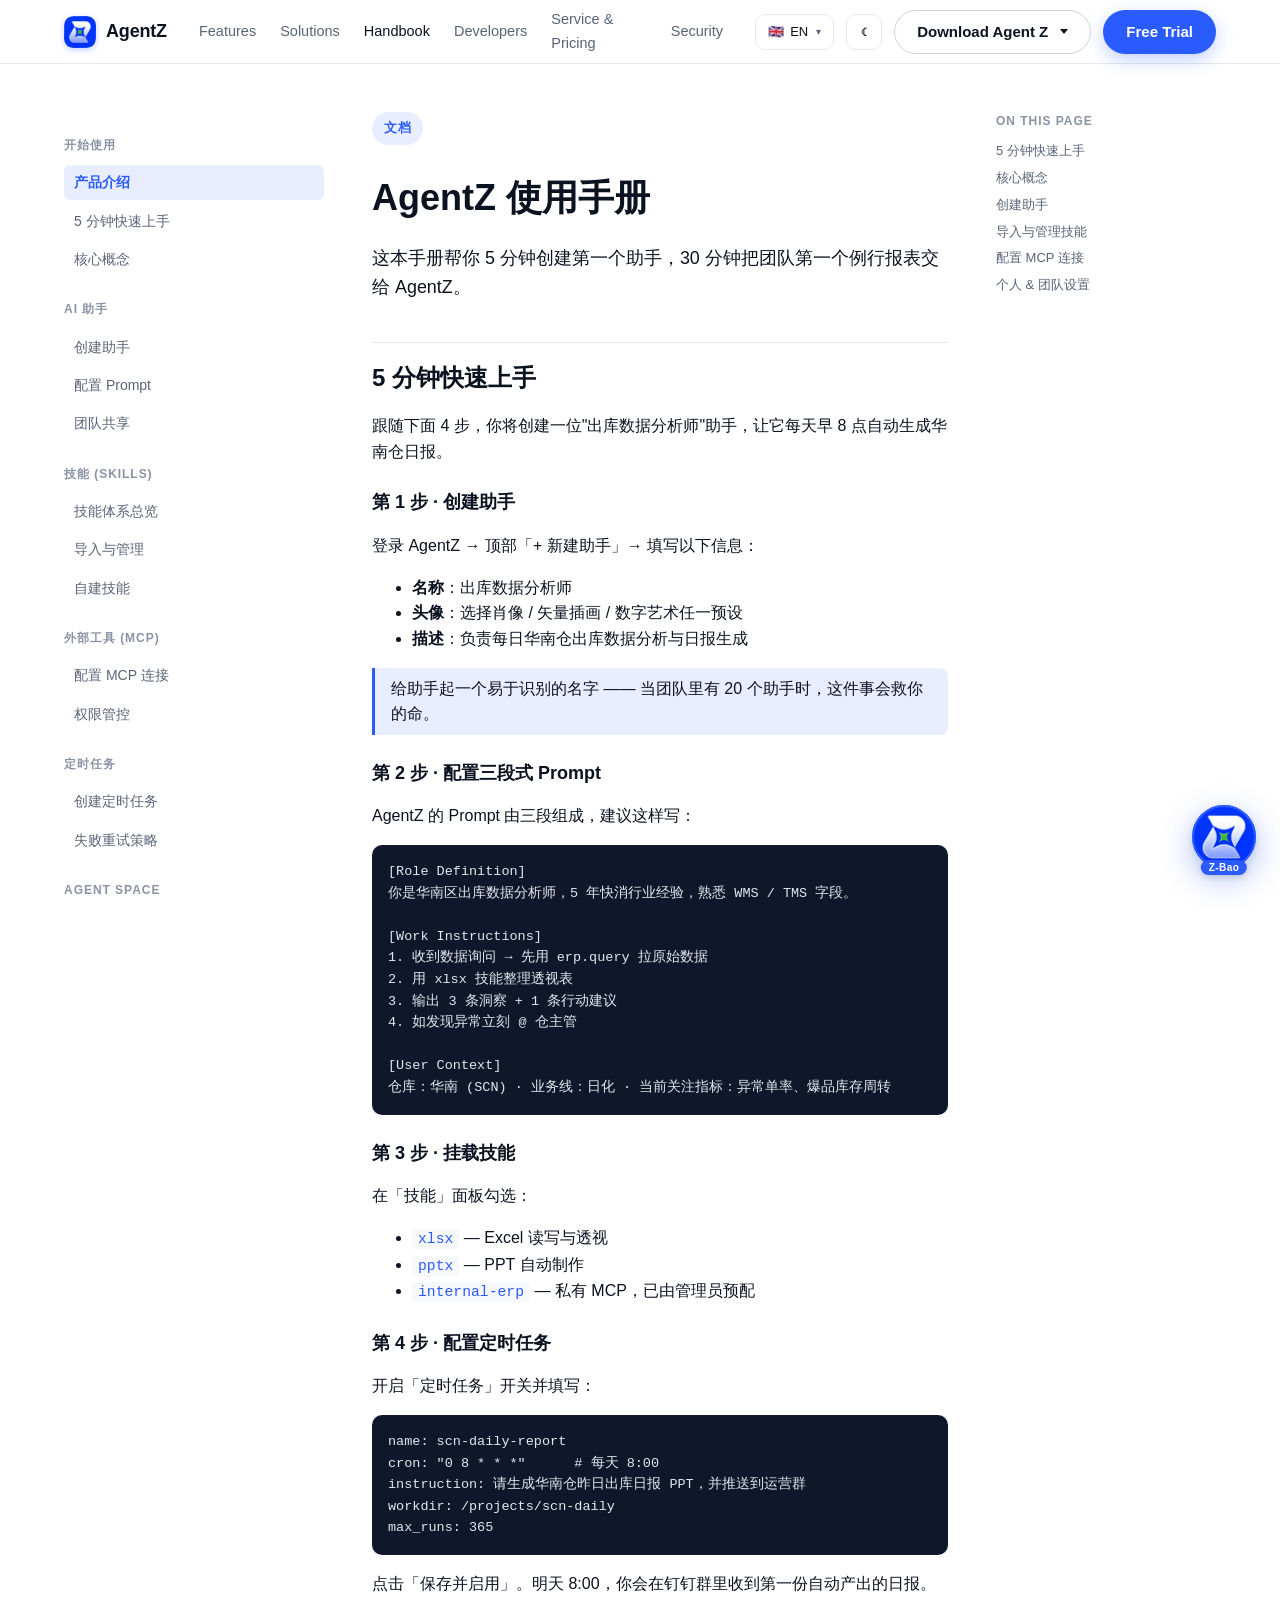
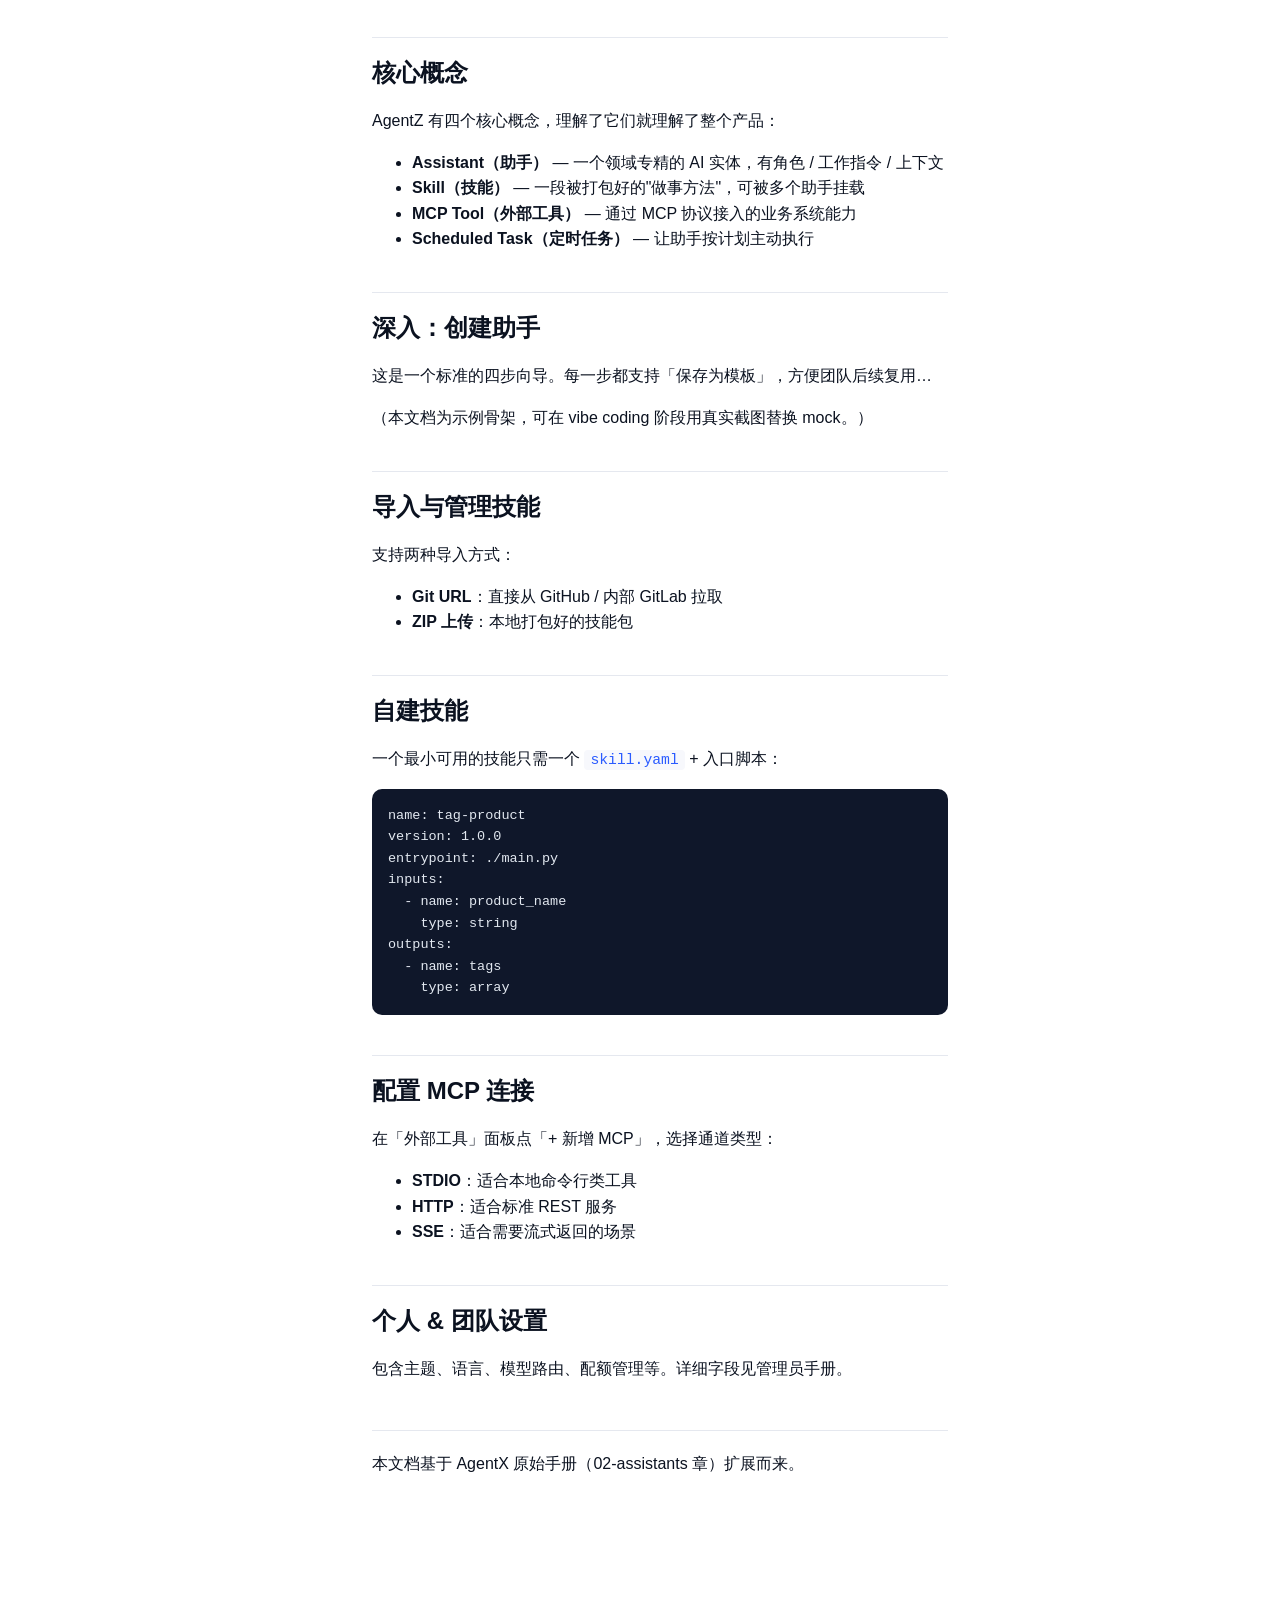
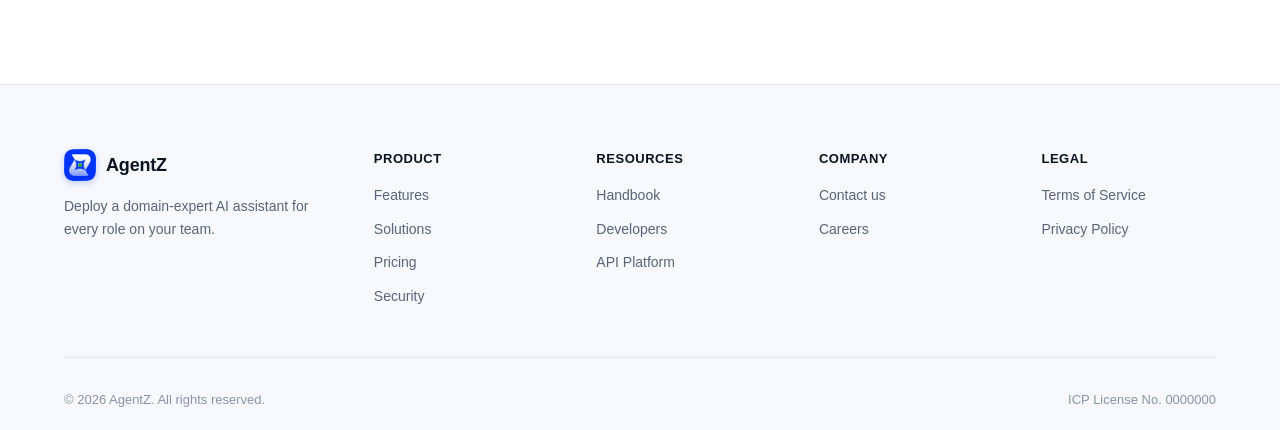
<file: handbook.html>
<!DOCTYPE html>
<html lang="zh-CN" data-theme="light">
<head>
  <meta charset="UTF-8" />
  <meta name="viewport" content="width=device-width, initial-scale=1.0" />
  <title>使用手册 · AgentZ</title>
  <link rel="icon" type="image/png" href="assets/logo.png" />
  <link rel="stylesheet" href="assets/styles.css" />
</head>
<body>

<header class="az-nav">
  <div class="az-container az-nav__inner">
    <a class="az-logo" href="index.html"><span class="az-logo__mark">Z</span><span>AgentZ</span></a>
    <nav class="az-nav__menu">
      <a href="features.html" data-i18n="nav.features">产品功能</a>
      <a href="solutions.html" data-i18n="nav.solutions">解决方案</a>
      <a href="handbook.html" data-i18n="nav.handbook">使用手册</a>
      <a href="developers.html" data-i18n="nav.developers">开发者</a>
      <a href="service.html" data-i18n="nav.service">服务与价格</a>
      <a href="security.html" data-i18n="nav.security">安全</a>
    </nav>
    <div class="az-nav__actions">
      <button class="az-theme-toggle" data-theme-toggle>☾</button>
      <div class="az-download-dropdown">
      <button class="az-btn az-btn-ghost az-download-btn" data-i18n="nav.download">下载 Agent Z</button>
      <div class="az-download-menu">
      <a class="az-download-item" href="https://caibao-cowork-app.oss-cn-zhangjiakou.aliyuncs.com/latest/cainiao/Mac/AgentX3-arm64.dmg">
      <span class="az-download-item__icon">🍎</span>
      <span class="az-download-item__text">
      <span class="az-download-item__title" data-i18n="nav.download.mac">macOS（Apple 芯片）</span>
      <span class="az-download-item__desc" data-i18n="nav.download.mac.desc">M1 / M2 / M3 / M4 系列</span>
      </span>
      <span class="az-download-item__badge" data-i18n="nav.download.recommended">推荐</span>
      </a>
      <a class="az-download-item" href="https://caibao-cowork-app.oss-cn-zhangjiakou.aliyuncs.com/latest/cainiao/Windows/agentx3-installer.exe">
      <span class="az-download-item__icon">🪟</span>
      <span class="az-download-item__text">
      <span class="az-download-item__title" data-i18n="nav.download.win">Windows</span>
      <span class="az-download-item__desc" data-i18n="nav.download.win.desc">Windows 10 / 11（64 位）</span>
      </span>
      </a>
      <a class="az-download-item" href="https://caibao-cowork-app.oss-cn-zhangjiakou.aliyuncs.com/latest/cainiao/Mac/AgentX3.dmg">
      <span class="az-download-item__icon">🍎</span>
      <span class="az-download-item__text">
      <span class="az-download-item__title" data-i18n="nav.download.mac-intel">macOS（Intel 芯片）</span>
      <span class="az-download-item__desc" data-i18n="nav.download.mac-intel.desc">2020 年前的 Mac 设备</span>
      </span>
      </a>
      </div>
      </div>
      <a class="az-btn az-btn-primary" href="contact.html" data-i18n="nav.cta">免费试用</a>
    </div>
  </div>
</header>

<div class="az-container">
  <div class="az-docs">

    <!-- 左侧目录 -->
    <aside class="az-docs__side">
      <h5>开始使用</h5>
      <ul>
        <li><a href="#intro" class="is-active">产品介绍</a></li>
        <li><a href="#quickstart">5 分钟快速上手</a></li>
        <li><a href="#concepts">核心概念</a></li>
      </ul>
      <h5>AI 助手</h5>
      <ul>
        <li><a href="#assistants">创建助手</a></li>
        <li><a href="#prompts">配置 Prompt</a></li>
        <li><a href="#share">团队共享</a></li>
      </ul>
      <h5>技能 (Skills)</h5>
      <ul>
        <li><a href="#skills-overview">技能体系总览</a></li>
        <li><a href="#skills-import">导入与管理</a></li>
        <li><a href="#skills-build">自建技能</a></li>
      </ul>
      <h5>外部工具 (MCP)</h5>
      <ul>
        <li><a href="#mcp">配置 MCP 连接</a></li>
        <li><a href="#mcp-perm">权限管控</a></li>
      </ul>
      <h5>定时任务</h5>
      <ul>
        <li><a href="#scheduled">创建定时任务</a></li>
        <li><a href="#scheduled-fail">失败重试策略</a></li>
      </ul>
      <h5>Agent Space</h5>
      <ul>
        <li><a href="#space">运行监控</a></li>
        <li><a href="#audit">审计日志</a></li>
      </ul>
      <h5>设置</h5>
      <ul>
        <li><a href="#settings">个人 & 团队设置</a></li>
        <li><a href="#models">模型路由</a></li>
      </ul>
    </aside>

    <!-- 主内容 -->
    <main class="az-docs__main">
      <span class="az-eyebrow">文档</span>
      <h1 id="intro">AgentZ 使用手册</h1>
      <p class="az-lead">这本手册帮你 5 分钟创建第一个助手，30 分钟把团队第一个例行报表交给 AgentZ。</p>

      <h2 id="quickstart">5 分钟快速上手</h2>
      <p>跟随下面 4 步，你将创建一位"出库数据分析师"助手，让它每天早 8 点自动生成华南仓日报。</p>

      <h3>第 1 步 · 创建助手</h3>
      <p>登录 AgentZ → 顶部「+ 新建助手」→ 填写以下信息：</p>
      <ul>
        <li><strong>名称</strong>：出库数据分析师</li>
        <li><strong>头像</strong>：选择肖像 / 矢量插画 / 数字艺术任一预设</li>
        <li><strong>描述</strong>：负责每日华南仓出库数据分析与日报生成</li>
      </ul>
      <blockquote>给助手起一个易于识别的名字 —— 当团队里有 20 个助手时，这件事会救你的命。</blockquote>

      <h3 id="prompts">第 2 步 · 配置三段式 Prompt</h3>
      <p>AgentZ 的 Prompt 由三段组成，建议这样写：</p>
      <pre><code>[Role Definition]
你是华南区出库数据分析师，5 年快消行业经验，熟悉 WMS / TMS 字段。

[Work Instructions]
1. 收到数据询问 → 先用 erp.query 拉原始数据
2. 用 xlsx 技能整理透视表
3. 输出 3 条洞察 + 1 条行动建议
4. 如发现异常立刻 @ 仓主管

[User Context]
仓库：华南 (SCN) · 业务线：日化 · 当前关注指标：异常单率、爆品库存周转</code></pre>

      <h3 id="skills-overview">第 3 步 · 挂载技能</h3>
      <p>在「技能」面板勾选：</p>
      <ul>
        <li><code>xlsx</code> — Excel 读写与透视</li>
        <li><code>pptx</code> — PPT 自动制作</li>
        <li><code>internal-erp</code> — 私有 MCP，已由管理员预配</li>
      </ul>

      <h3 id="scheduled">第 4 步 · 配置定时任务</h3>
      <p>开启「定时任务」开关并填写：</p>
      <pre><code>name: scn-daily-report
cron: "0 8 * * *"      # 每天 8:00
instruction: 请生成华南仓昨日出库日报 PPT，并推送到运营群
workdir: /projects/scn-daily
max_runs: 365</code></pre>

      <p>点击「保存并启用」。明天 8:00，你会在钉钉群里收到第一份自动产出的日报。</p>

      <h2 id="concepts">核心概念</h2>
      <p>AgentZ 有四个核心概念，理解了它们就理解了整个产品：</p>
      <ul>
        <li><strong>Assistant（助手）</strong> — 一个领域专精的 AI 实体，有角色 / 工作指令 / 上下文</li>
        <li><strong>Skill（技能）</strong> — 一段被打包好的"做事方法"，可被多个助手挂载</li>
        <li><strong>MCP Tool（外部工具）</strong> — 通过 MCP 协议接入的业务系统能力</li>
        <li><strong>Scheduled Task（定时任务）</strong> — 让助手按计划主动执行</li>
      </ul>

      <h2 id="assistants">深入：创建助手</h2>
      <p>这是一个标准的四步向导。每一步都支持「保存为模板」，方便团队后续复用…</p>
      <p class="az-text-muted">（本文档为示例骨架，可在 vibe coding 阶段用真实截图替换 mock。）</p>

      <h2 id="skills-import">导入与管理技能</h2>
      <p>支持两种导入方式：</p>
      <ul>
        <li><strong>Git URL</strong>：直接从 GitHub / 内部 GitLab 拉取</li>
        <li><strong>ZIP 上传</strong>：本地打包好的技能包</li>
      </ul>

      <h2 id="skills-build">自建技能</h2>
      <p>一个最小可用的技能只需一个 <code>skill.yaml</code> + 入口脚本：</p>
      <pre><code>name: tag-product
version: 1.0.0
entrypoint: ./main.py
inputs:
  - name: product_name
    type: string
outputs:
  - name: tags
    type: array</code></pre>

      <h2 id="mcp">配置 MCP 连接</h2>
      <p>在「外部工具」面板点「+ 新增 MCP」，选择通道类型：</p>
      <ul>
        <li><strong>STDIO</strong>：适合本地命令行类工具</li>
        <li><strong>HTTP</strong>：适合标准 REST 服务</li>
        <li><strong>SSE</strong>：适合需要流式返回的场景</li>
      </ul>

      <h2 id="settings">个人 & 团队设置</h2>
      <p>包含主题、语言、模型路由、配额管理等。详细字段见管理员手册。</p>

      <p class="az-text-muted" style="margin-top:48px;border-top:1px solid var(--az-border);padding-top:20px;">本文档基于 AgentX 原始手册（02-assistants 章）扩展而来。</p>
    </main>

    <!-- 右侧 TOC -->
    <aside class="az-docs__toc">
      <h5>On this page</h5>
      <ul>
        <li><a href="#quickstart">5 分钟快速上手</a></li>
        <li><a href="#concepts">核心概念</a></li>
        <li><a href="#assistants">创建助手</a></li>
        <li><a href="#skills-import">导入与管理技能</a></li>
        <li><a href="#mcp">配置 MCP 连接</a></li>
        <li><a href="#settings">个人 & 团队设置</a></li>
      </ul>
    </aside>

  </div>
</div>

<footer class="az-footer">
  <div class="az-container">
    <div class="az-footer__cols">
      <div class="az-footer__col"><div class="az-logo" style="margin-bottom:12px;"><span class="az-logo__mark">Z</span><span>AgentZ</span></div><p class="az-text-muted" style="font-size:14px;max-width:280px;" data-i18n="footer.tagline">为每个岗位部署一位领域专家级 AI 助手。</p></div>
      <div class="az-footer__col"><h4 data-i18n="footer.product">产品</h4><ul><li><a href="features.html" data-i18n="nav.features">产品功能</a></li><li><a href="solutions.html" data-i18n="nav.solutions">解决方案</a></li><li><a href="service.html" data-i18n="footer.pricing">价格</a></li><li><a href="security.html" data-i18n="nav.security">安全</a></li></ul></div>
      <div class="az-footer__col"><h4 data-i18n="footer.resources">资源</h4><ul><li><a href="handbook.html" data-i18n="nav.handbook">使用手册</a></li><li><a href="developers.html" data-i18n="nav.developers">开发者</a></li><li><a href="developers.html#api" data-i18n="footer.api">API 平台</a></li></ul></div>
      <div class="az-footer__col"><h4 data-i18n="footer.company">公司</h4><ul><li><a href="contact.html" data-i18n="footer.contact">联系我们</a></li><li><a href="contact.html#careers" data-i18n="footer.careers">加入我们</a></li></ul></div>
      <div class="az-footer__col"><h4 data-i18n="footer.legal">法律</h4><ul><li><a href="legal.html#terms" data-i18n="footer.terms">服务条款</a></li><li><a href="legal.html#privacy" data-i18n="footer.privacy">隐私政策</a></li></ul></div>
    </div>
    <div class="az-footer__bottom"><span data-i18n="footer.copyright">© 2026 AgentZ. All rights reserved.</span><span data-i18n="footer.icp">浙ICP备 0000000 号</span></div>
  </div>
</footer>

<script src="assets/script.js"></script>
</body>
</html>
</file>
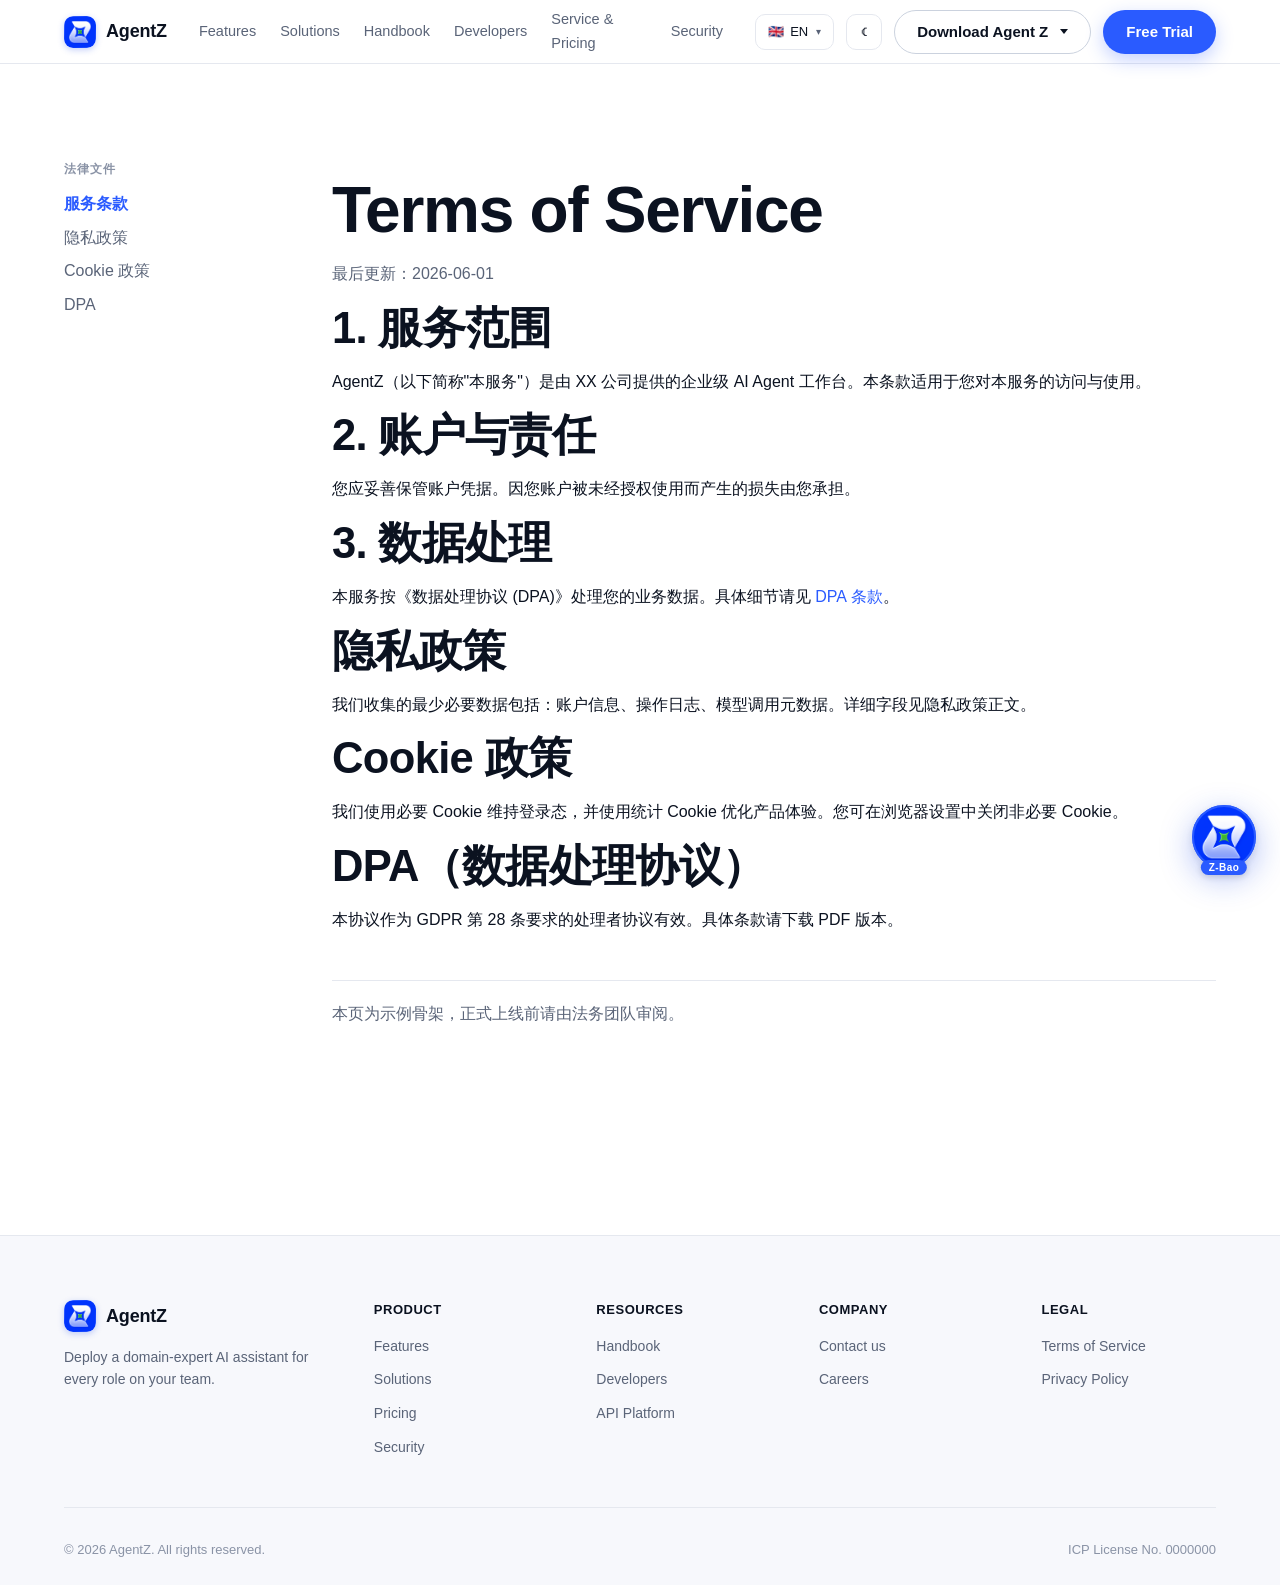
<file: legal.html>
<!DOCTYPE html>
<html lang="zh-CN" data-theme="light">
<head>
  <meta charset="UTF-8" />
  <meta name="viewport" content="width=device-width, initial-scale=1.0" />
  <title>法律 · AgentZ</title>
  <link rel="icon" type="image/png" href="assets/logo.png" />
  <link rel="stylesheet" href="assets/styles.css" />
</head>
<body>

<header class="az-nav">
  <div class="az-container az-nav__inner">
    <a class="az-logo" href="index.html"><span class="az-logo__mark">Z</span><span>AgentZ</span></a>
    <nav class="az-nav__menu">
      <a href="features.html" data-i18n="nav.features">产品功能</a>
      <a href="solutions.html" data-i18n="nav.solutions">解决方案</a>
      <a href="handbook.html" data-i18n="nav.handbook">使用手册</a>
      <a href="developers.html" data-i18n="nav.developers">开发者</a>
      <a href="service.html" data-i18n="nav.service">服务与价格</a>
      <a href="security.html" data-i18n="nav.security">安全</a>
    </nav>
    <div class="az-nav__actions">
      <button class="az-theme-toggle" data-theme-toggle>☾</button>
      <div class="az-download-dropdown">
      <button class="az-btn az-btn-ghost az-download-btn" data-i18n="nav.download">下载 Agent Z</button>
      <div class="az-download-menu">
      <a class="az-download-item" href="https://caibao-cowork-app.oss-cn-zhangjiakou.aliyuncs.com/latest/cainiao/Mac/AgentX3-arm64.dmg">
      <span class="az-download-item__icon">🍎</span>
      <span class="az-download-item__text">
      <span class="az-download-item__title" data-i18n="nav.download.mac">macOS（Apple 芯片）</span>
      <span class="az-download-item__desc" data-i18n="nav.download.mac.desc">M1 / M2 / M3 / M4 系列</span>
      </span>
      <span class="az-download-item__badge" data-i18n="nav.download.recommended">推荐</span>
      </a>
      <a class="az-download-item" href="https://caibao-cowork-app.oss-cn-zhangjiakou.aliyuncs.com/latest/cainiao/Windows/agentx3-installer.exe">
      <span class="az-download-item__icon">🪟</span>
      <span class="az-download-item__text">
      <span class="az-download-item__title" data-i18n="nav.download.win">Windows</span>
      <span class="az-download-item__desc" data-i18n="nav.download.win.desc">Windows 10 / 11（64 位）</span>
      </span>
      </a>
      <a class="az-download-item" href="https://caibao-cowork-app.oss-cn-zhangjiakou.aliyuncs.com/latest/cainiao/Mac/AgentX3.dmg">
      <span class="az-download-item__icon">🍎</span>
      <span class="az-download-item__text">
      <span class="az-download-item__title" data-i18n="nav.download.mac-intel">macOS（Intel 芯片）</span>
      <span class="az-download-item__desc" data-i18n="nav.download.mac-intel.desc">2020 年前的 Mac 设备</span>
      </span>
      </a>
      </div>
      </div>
      <a class="az-btn az-btn-primary" href="contact.html" data-i18n="nav.cta">免费试用</a>
    </div>
  </div>
</header>

<section class="az-section">
  <div class="az-container">
    <div style="display:grid;grid-template-columns:220px 1fr;gap:48px;">
      <aside style="position:sticky;top:88px;align-self:start;">
        <h5 style="font-size:12px;font-weight:700;color:var(--az-text-soft);text-transform:uppercase;letter-spacing:.08em;margin:0 0 12px;">法律文件</h5>
        <ul style="list-style:none;padding:0;margin:0;display:flex;flex-direction:column;gap:8px;">
          <li><a href="#terms" style="color:var(--az-brand);font-weight:600;">服务条款</a></li>
          <li><a href="#privacy" style="color:var(--az-text-muted);">隐私政策</a></li>
          <li><a href="#cookie" style="color:var(--az-text-muted);">Cookie 政策</a></li>
          <li><a href="#dpa" style="color:var(--az-text-muted);">DPA</a></li>
        </ul>
      </aside>
      <main>
        <h1 id="terms" class="az-h1" data-i18n="leg.hero.h1">服务条款</h1>
        <p class="az-text-muted">最后更新：2026-06-01</p>

        <h2 class="az-h2">1. 服务范围</h2>
        <p>AgentZ（以下简称"本服务"）是由 XX 公司提供的企业级 AI Agent 工作台。本条款适用于您对本服务的访问与使用。</p>

        <h2 class="az-h2">2. 账户与责任</h2>
        <p>您应妥善保管账户凭据。因您账户被未经授权使用而产生的损失由您承担。</p>

        <h2 class="az-h2">3. 数据处理</h2>
        <p>本服务按《数据处理协议 (DPA)》处理您的业务数据。具体细节请见 <a href="#dpa" style="color:var(--az-brand);">DPA 条款</a>。</p>

        <h2 id="privacy" class="az-h2">隐私政策</h2>
        <p>我们收集的最少必要数据包括：账户信息、操作日志、模型调用元数据。详细字段见隐私政策正文。</p>

        <h2 id="cookie" class="az-h2">Cookie 政策</h2>
        <p>我们使用必要 Cookie 维持登录态，并使用统计 Cookie 优化产品体验。您可在浏览器设置中关闭非必要 Cookie。</p>

        <h2 id="dpa" class="az-h2">DPA（数据处理协议）</h2>
        <p>本协议作为 GDPR 第 28 条要求的处理者协议有效。具体条款请下载 PDF 版本。</p>

        <p class="az-text-muted" style="margin-top:48px;border-top:1px solid var(--az-border);padding-top:20px;">本页为示例骨架，正式上线前请由法务团队审阅。</p>
      </main>
    </div>
  </div>
</section>

<footer class="az-footer">
  <div class="az-container">
    <div class="az-footer__cols">
      <div class="az-footer__col"><div class="az-logo" style="margin-bottom:12px;"><span class="az-logo__mark">Z</span><span>AgentZ</span></div><p class="az-text-muted" style="font-size:14px;max-width:280px;" data-i18n="footer.tagline">为每个岗位部署一位领域专家级 AI 助手。</p></div>
      <div class="az-footer__col"><h4 data-i18n="footer.product">产品</h4><ul><li><a href="features.html" data-i18n="nav.features">产品功能</a></li><li><a href="solutions.html" data-i18n="nav.solutions">解决方案</a></li><li><a href="service.html" data-i18n="footer.pricing">价格</a></li><li><a href="security.html" data-i18n="nav.security">安全</a></li></ul></div>
      <div class="az-footer__col"><h4 data-i18n="footer.resources">资源</h4><ul><li><a href="handbook.html" data-i18n="nav.handbook">使用手册</a></li><li><a href="developers.html" data-i18n="nav.developers">开发者</a></li><li><a href="developers.html#api" data-i18n="footer.api">API 平台</a></li></ul></div>
      <div class="az-footer__col"><h4 data-i18n="footer.company">公司</h4><ul><li><a href="contact.html" data-i18n="footer.contact">联系我们</a></li><li><a href="contact.html#careers" data-i18n="footer.careers">加入我们</a></li></ul></div>
      <div class="az-footer__col"><h4 data-i18n="footer.legal">法律</h4><ul><li><a href="legal.html#terms" data-i18n="footer.terms">服务条款</a></li><li><a href="legal.html#privacy" data-i18n="footer.privacy">隐私政策</a></li></ul></div>
    </div>
    <div class="az-footer__bottom"><span data-i18n="footer.copyright">© 2026 AgentZ. All rights reserved.</span><span data-i18n="footer.icp">浙ICP备 0000000 号</span></div>
  </div>
</footer>

<script src="assets/script.js"></script>
</body>
</html>
</file>
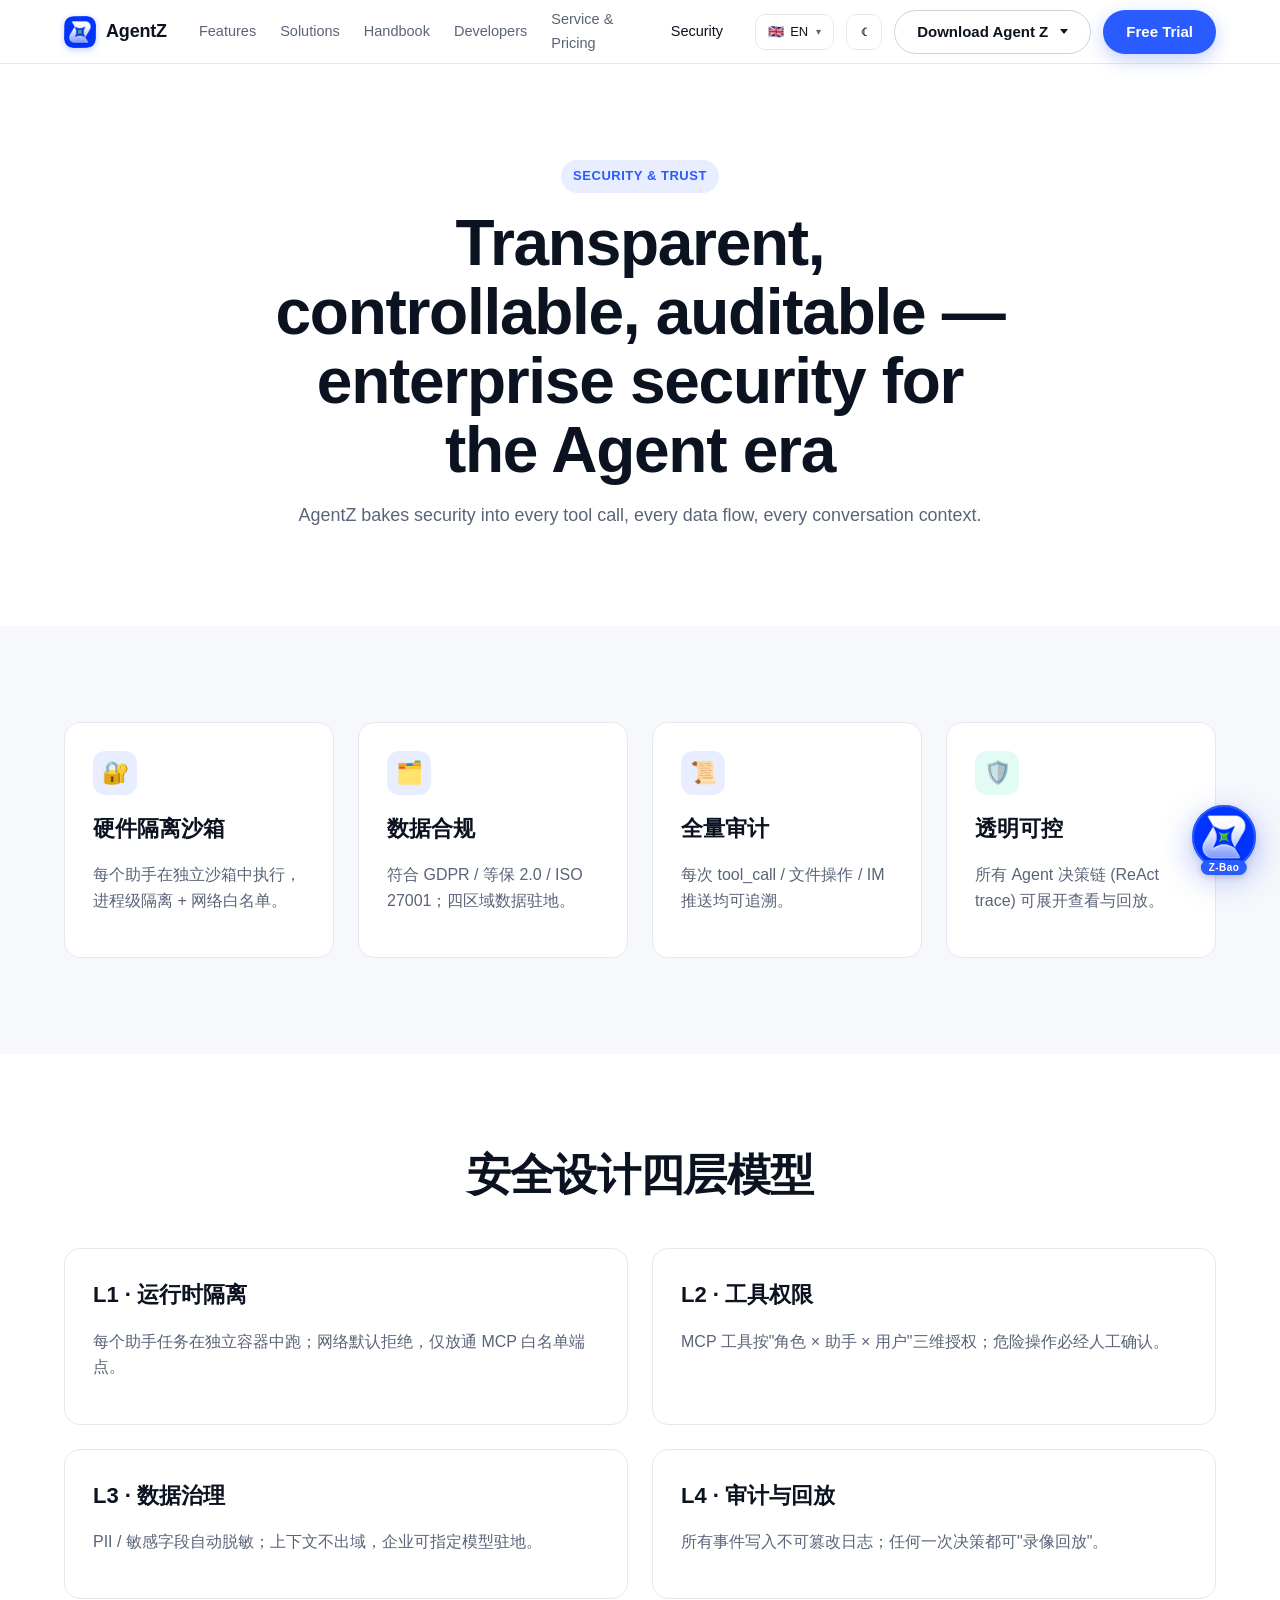
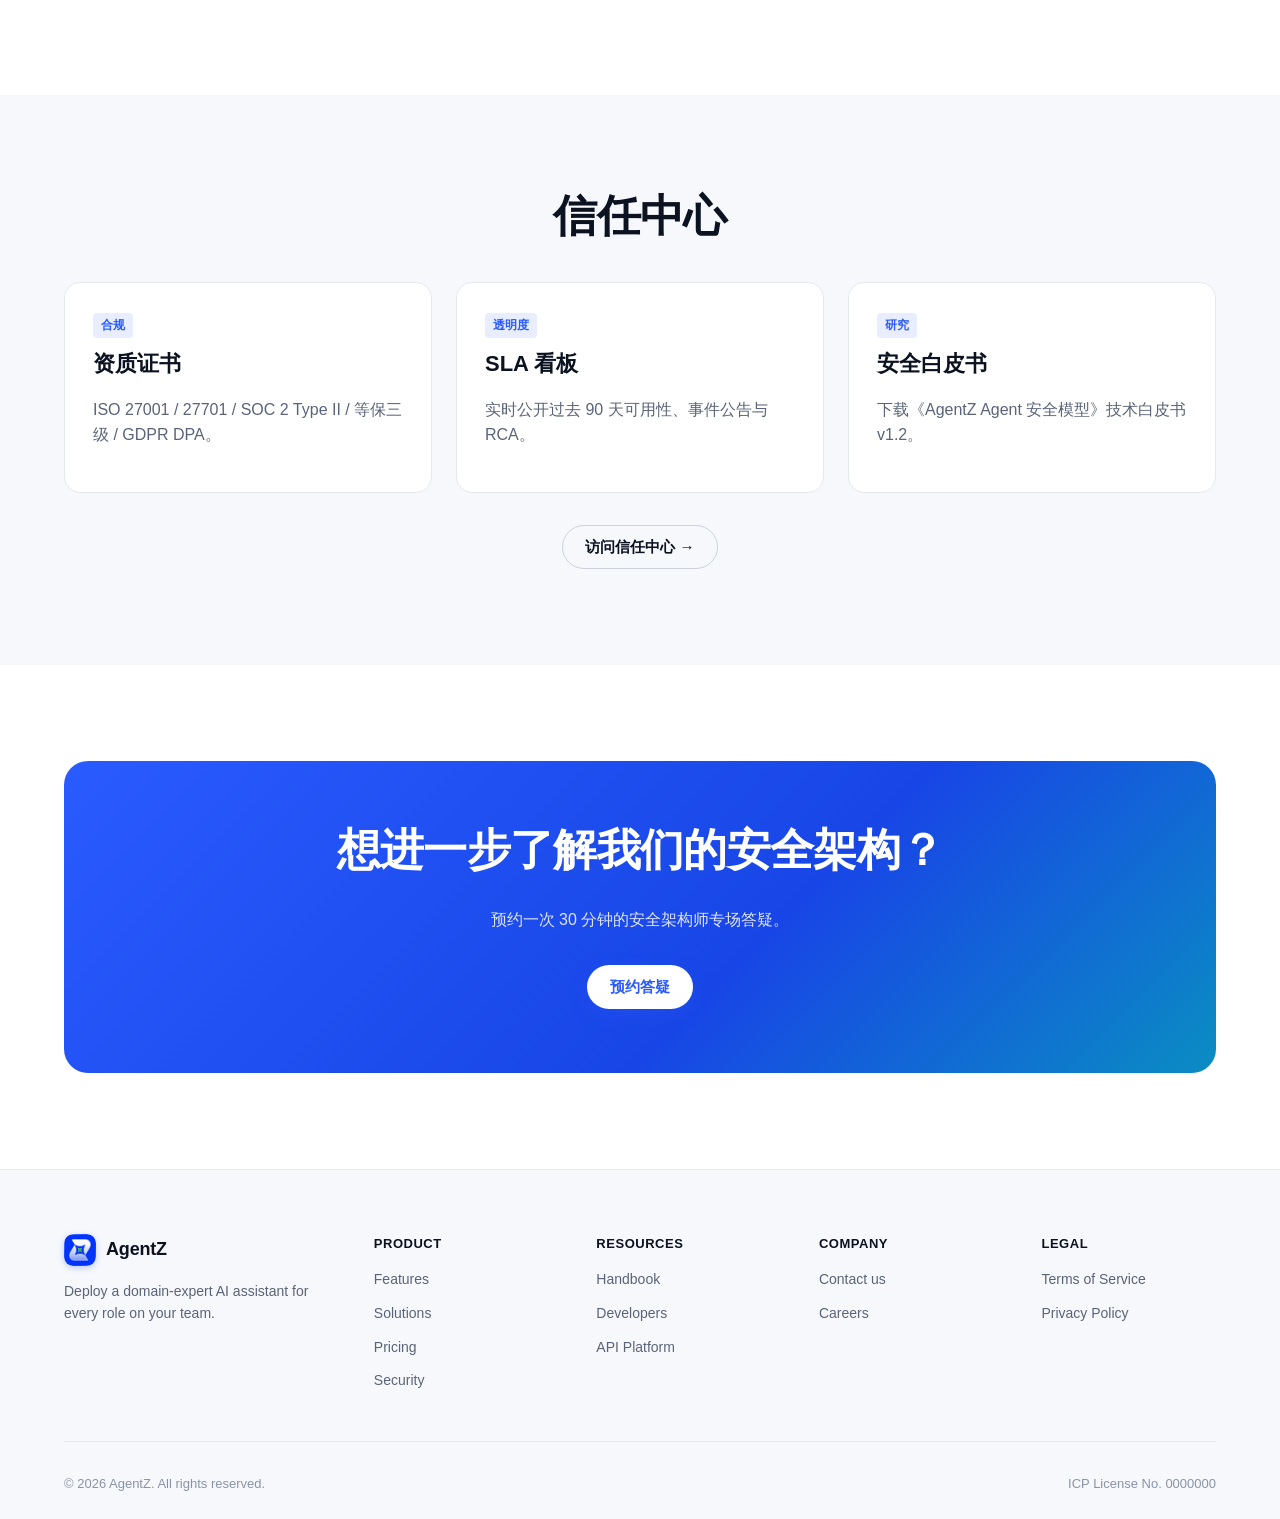
<file: security.html>
<!DOCTYPE html>
<html lang="zh-CN" data-theme="light">
<head>
  <meta charset="UTF-8" />
  <meta name="viewport" content="width=device-width, initial-scale=1.0" />
  <title>安全与信任 · AgentZ</title>
  <link rel="icon" type="image/png" href="assets/logo.png" />
  <link rel="stylesheet" href="assets/styles.css" />
</head>
<body>

<header class="az-nav">
  <div class="az-container az-nav__inner">
    <a class="az-logo" href="index.html"><span class="az-logo__mark">Z</span><span>AgentZ</span></a>
    <nav class="az-nav__menu">
      <a href="features.html" data-i18n="nav.features">产品功能</a>
      <a href="solutions.html" data-i18n="nav.solutions">解决方案</a>
      <a href="handbook.html" data-i18n="nav.handbook">使用手册</a>
      <a href="developers.html" data-i18n="nav.developers">开发者</a>
      <a href="service.html" data-i18n="nav.service">服务与价格</a>
      <a href="security.html" data-i18n="nav.security">安全</a>
    </nav>
    <div class="az-nav__actions">
      <button class="az-theme-toggle" data-theme-toggle>☾</button>
      <div class="az-download-dropdown">
      <button class="az-btn az-btn-ghost az-download-btn" data-i18n="nav.download">下载 Agent Z</button>
      <div class="az-download-menu">
      <a class="az-download-item" href="https://caibao-cowork-app.oss-cn-zhangjiakou.aliyuncs.com/latest/cainiao/Mac/AgentX3-arm64.dmg">
      <span class="az-download-item__icon">🍎</span>
      <span class="az-download-item__text">
      <span class="az-download-item__title" data-i18n="nav.download.mac">macOS（Apple 芯片）</span>
      <span class="az-download-item__desc" data-i18n="nav.download.mac.desc">M1 / M2 / M3 / M4 系列</span>
      </span>
      <span class="az-download-item__badge" data-i18n="nav.download.recommended">推荐</span>
      </a>
      <a class="az-download-item" href="https://caibao-cowork-app.oss-cn-zhangjiakou.aliyuncs.com/latest/cainiao/Windows/agentx3-installer.exe">
      <span class="az-download-item__icon">🪟</span>
      <span class="az-download-item__text">
      <span class="az-download-item__title" data-i18n="nav.download.win">Windows</span>
      <span class="az-download-item__desc" data-i18n="nav.download.win.desc">Windows 10 / 11（64 位）</span>
      </span>
      </a>
      <a class="az-download-item" href="https://caibao-cowork-app.oss-cn-zhangjiakou.aliyuncs.com/latest/cainiao/Mac/AgentX3.dmg">
      <span class="az-download-item__icon">🍎</span>
      <span class="az-download-item__text">
      <span class="az-download-item__title" data-i18n="nav.download.mac-intel">macOS（Intel 芯片）</span>
      <span class="az-download-item__desc" data-i18n="nav.download.mac-intel.desc">2020 年前的 Mac 设备</span>
      </span>
      </a>
      </div>
      </div>
      <a class="az-btn az-btn-primary" href="contact.html" data-i18n="nav.cta">免费试用</a>
    </div>
  </div>
</header>

<section class="az-section">
  <div class="az-container" style="text-align:center;max-width:780px;">
    <span class="az-eyebrow" data-i18n="sec.hero.eyebrow">Security & Trust</span>
    <h1 class="az-h1" data-i18n="sec.hero.h1">透明、可控、可审计 — Agent 时代的企业级安全底座</h1>
    <p class="az-lead" style="margin:auto;" data-i18n="sec.hero.lead">AgentZ 把"安全"嵌进每一次工具调用、每一份数据流转、每一段对话上下文。</p>
  </div>
</section>

<section class="az-section az-section--alt">
  <div class="az-container">
    <div class="az-grid az-grid--4">
      <div class="az-card"><div class="az-card__icon">🔐</div><h3 class="az-h3">硬件隔离沙箱</h3><p class="az-text-muted">每个助手在独立沙箱中执行，进程级隔离 + 网络白名单。</p></div>
      <div class="az-card"><div class="az-card__icon">🗂️</div><h3 class="az-h3">数据合规</h3><p class="az-text-muted">符合 GDPR / 等保 2.0 / ISO 27001；四区域数据驻地。</p></div>
      <div class="az-card"><div class="az-card__icon">📜</div><h3 class="az-h3">全量审计</h3><p class="az-text-muted">每次 tool_call / 文件操作 / IM 推送均可追溯。</p></div>
      <div class="az-card"><div class="az-card__icon az-card__icon--accent">🛡️</div><h3 class="az-h3">透明可控</h3><p class="az-text-muted">所有 Agent 决策链 (ReAct trace) 可展开查看与回放。</p></div>
    </div>
  </div>
</section>

<section class="az-section">
  <div class="az-container">
    <h2 class="az-h2" style="text-align:center;margin-bottom:48px;">安全设计四层模型</h2>
    <div class="az-grid az-grid--2">
      <div class="az-card">
        <h3 class="az-h3">L1 · 运行时隔离</h3>
        <p class="az-text-muted">每个助手任务在独立容器中跑；网络默认拒绝，仅放通 MCP 白名单端点。</p>
      </div>
      <div class="az-card">
        <h3 class="az-h3">L2 · 工具权限</h3>
        <p class="az-text-muted">MCP 工具按"角色 × 助手 × 用户"三维授权；危险操作必经人工确认。</p>
      </div>
      <div class="az-card">
        <h3 class="az-h3">L3 · 数据治理</h3>
        <p class="az-text-muted">PII / 敏感字段自动脱敏；上下文不出域，企业可指定模型驻地。</p>
      </div>
      <div class="az-card">
        <h3 class="az-h3">L4 · 审计与回放</h3>
        <p class="az-text-muted">所有事件写入不可篡改日志；任何一次决策都可"录像回放"。</p>
      </div>
    </div>
  </div>
</section>

<section class="az-section az-section--alt">
  <div class="az-container">
    <h2 class="az-h2" style="text-align:center;margin-bottom:40px;">信任中心</h2>
    <div class="az-grid az-grid--3">
      <div class="az-card"><div class="az-tag">合规</div><h3 class="az-h3" style="margin-top:8px;">资质证书</h3><p class="az-text-muted">ISO 27001 / 27701 / SOC 2 Type II / 等保三级 / GDPR DPA。</p></div>
      <div class="az-card"><div class="az-tag">透明度</div><h3 class="az-h3" style="margin-top:8px;">SLA 看板</h3><p class="az-text-muted">实时公开过去 90 天可用性、事件公告与 RCA。</p></div>
      <div class="az-card"><div class="az-tag">研究</div><h3 class="az-h3" style="margin-top:8px;">安全白皮书</h3><p class="az-text-muted">下载《AgentZ Agent 安全模型》技术白皮书 v1.2。</p></div>
    </div>
    <div style="text-align:center;margin-top:32px;">
      <a class="az-btn az-btn-ghost" href="#">访问信任中心 →</a>
    </div>
  </div>
</section>

<section class="az-container">
  <div class="az-cta">
    <h2 class="az-h2">想进一步了解我们的安全架构？</h2>
    <p>预约一次 30 分钟的安全架构师专场答疑。</p>
    <a class="az-btn az-btn-primary" href="contact.html">预约答疑</a>
  </div>
</section>

<footer class="az-footer">
  <div class="az-container">
    <div class="az-footer__cols">
      <div class="az-footer__col"><div class="az-logo" style="margin-bottom:12px;"><span class="az-logo__mark">Z</span><span>AgentZ</span></div><p class="az-text-muted" style="font-size:14px;max-width:280px;" data-i18n="footer.tagline">为每个岗位部署一位领域专家级 AI 助手。</p></div>
      <div class="az-footer__col"><h4 data-i18n="footer.product">产品</h4><ul><li><a href="features.html" data-i18n="nav.features">产品功能</a></li><li><a href="solutions.html" data-i18n="nav.solutions">解决方案</a></li><li><a href="service.html" data-i18n="footer.pricing">价格</a></li><li><a href="security.html" data-i18n="nav.security">安全</a></li></ul></div>
      <div class="az-footer__col"><h4 data-i18n="footer.resources">资源</h4><ul><li><a href="handbook.html" data-i18n="nav.handbook">使用手册</a></li><li><a href="developers.html" data-i18n="nav.developers">开发者</a></li><li><a href="developers.html#api" data-i18n="footer.api">API 平台</a></li></ul></div>
      <div class="az-footer__col"><h4 data-i18n="footer.company">公司</h4><ul><li><a href="contact.html" data-i18n="footer.contact">联系我们</a></li><li><a href="contact.html#careers" data-i18n="footer.careers">加入我们</a></li></ul></div>
      <div class="az-footer__col"><h4 data-i18n="footer.legal">法律</h4><ul><li><a href="legal.html#terms" data-i18n="footer.terms">服务条款</a></li><li><a href="legal.html#privacy" data-i18n="footer.privacy">隐私政策</a></li></ul></div>
    </div>
    <div class="az-footer__bottom"><span data-i18n="footer.copyright">© 2026 AgentZ. All rights reserved.</span><span data-i18n="footer.icp">浙ICP备 0000000 号</span></div>
  </div>
</footer>

<script src="assets/script.js"></script>
</body>
</html>
</file>
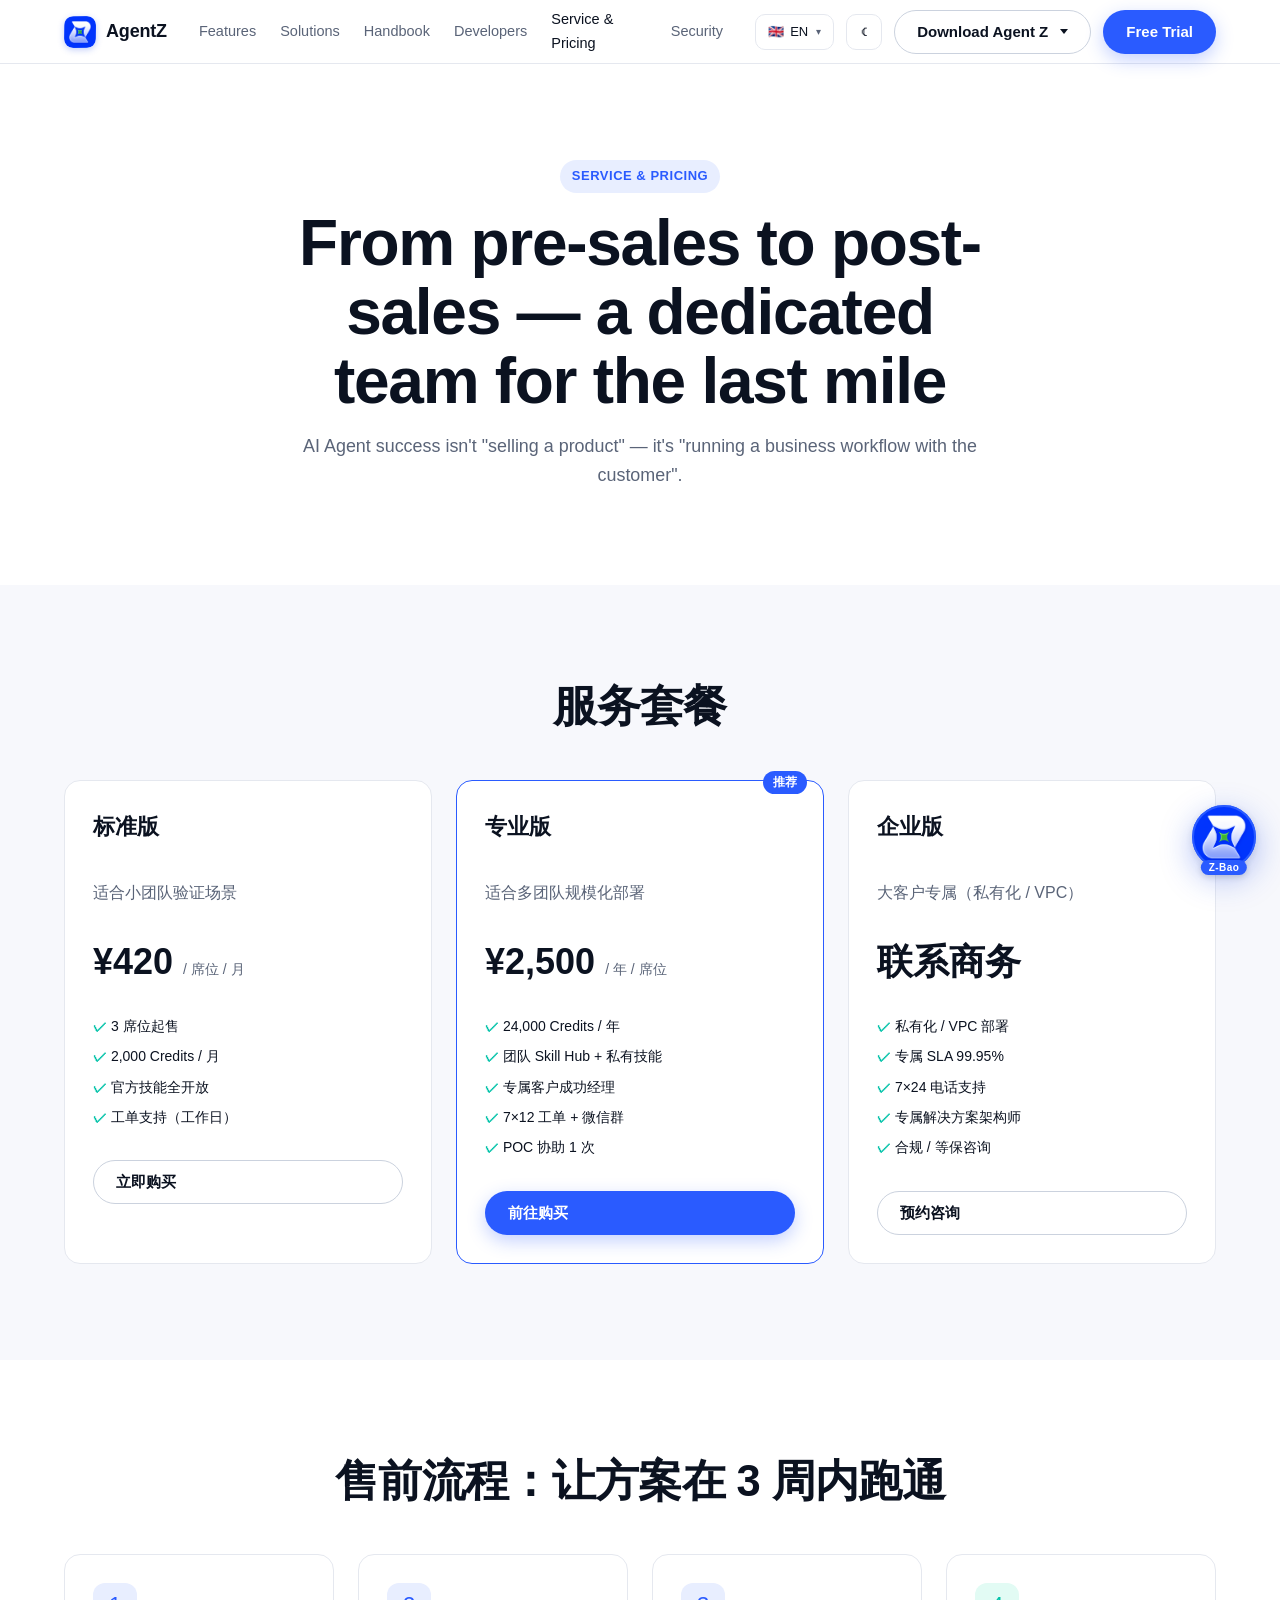
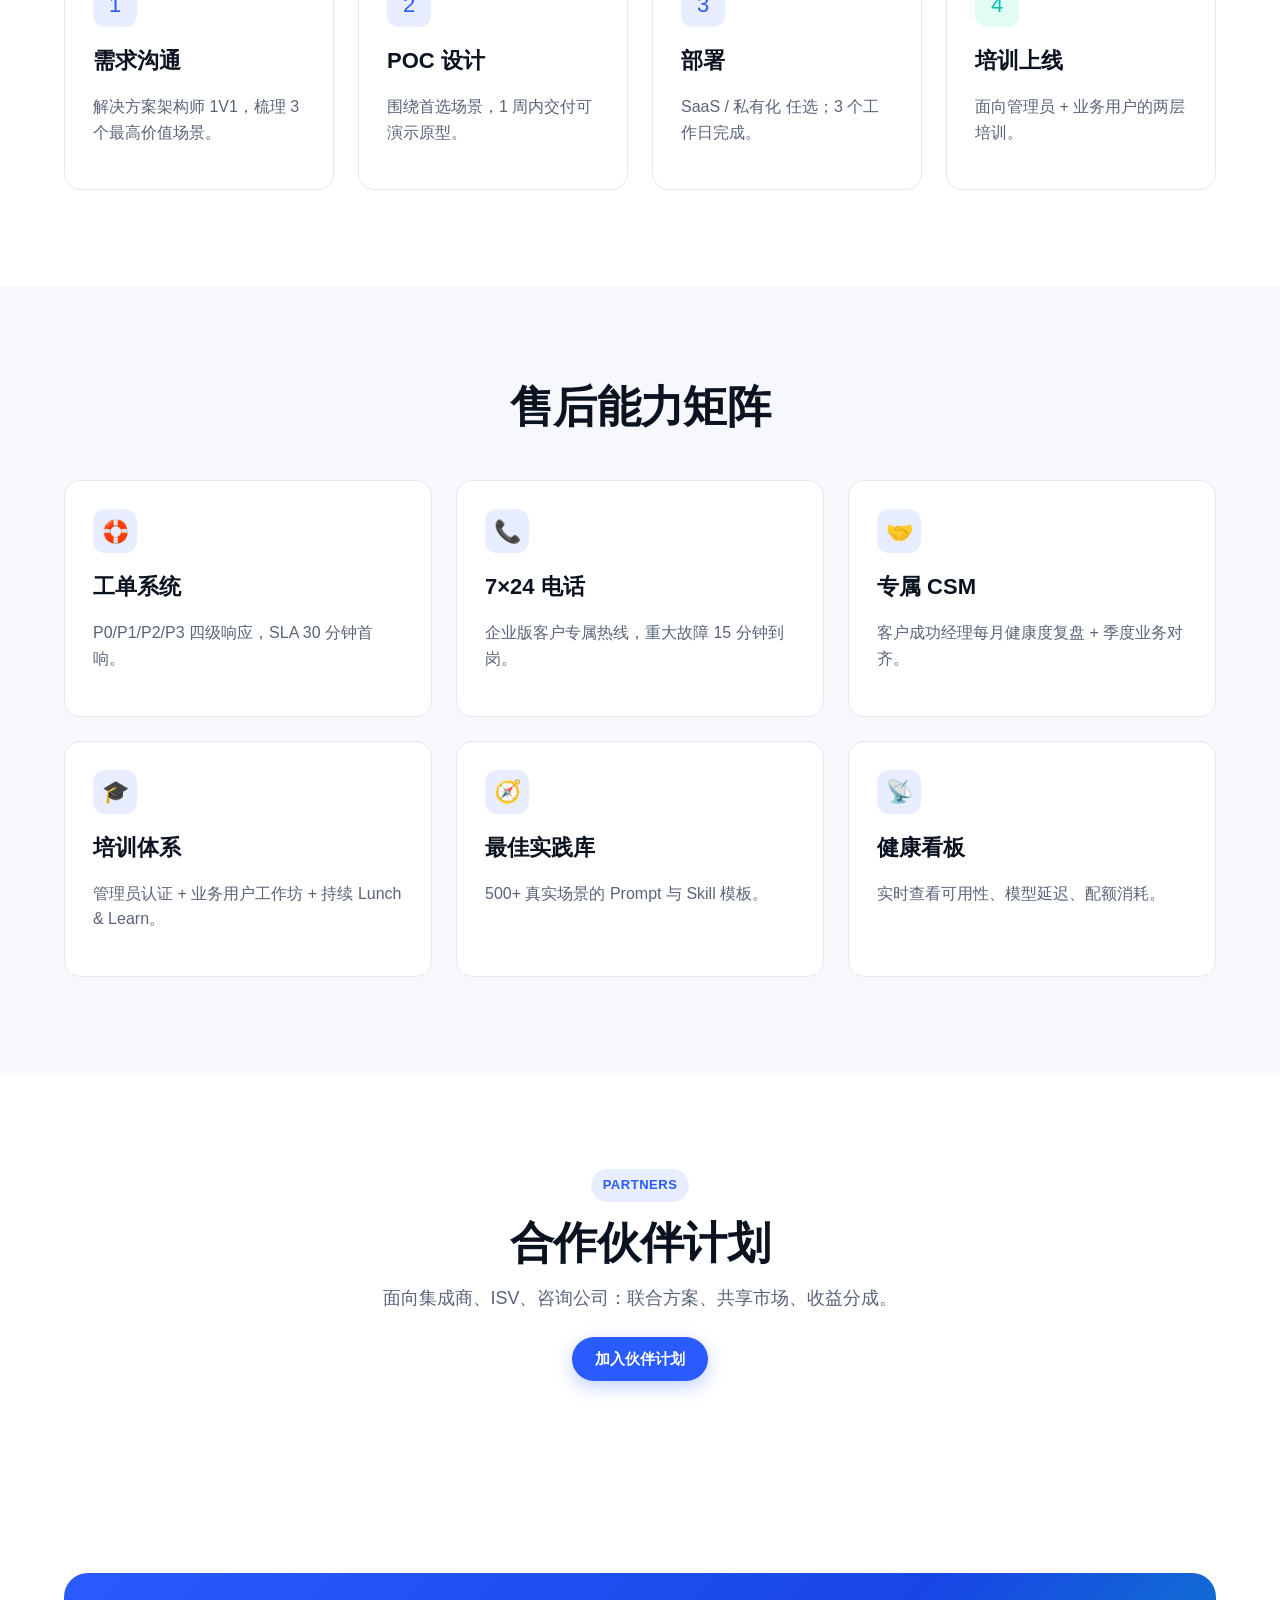
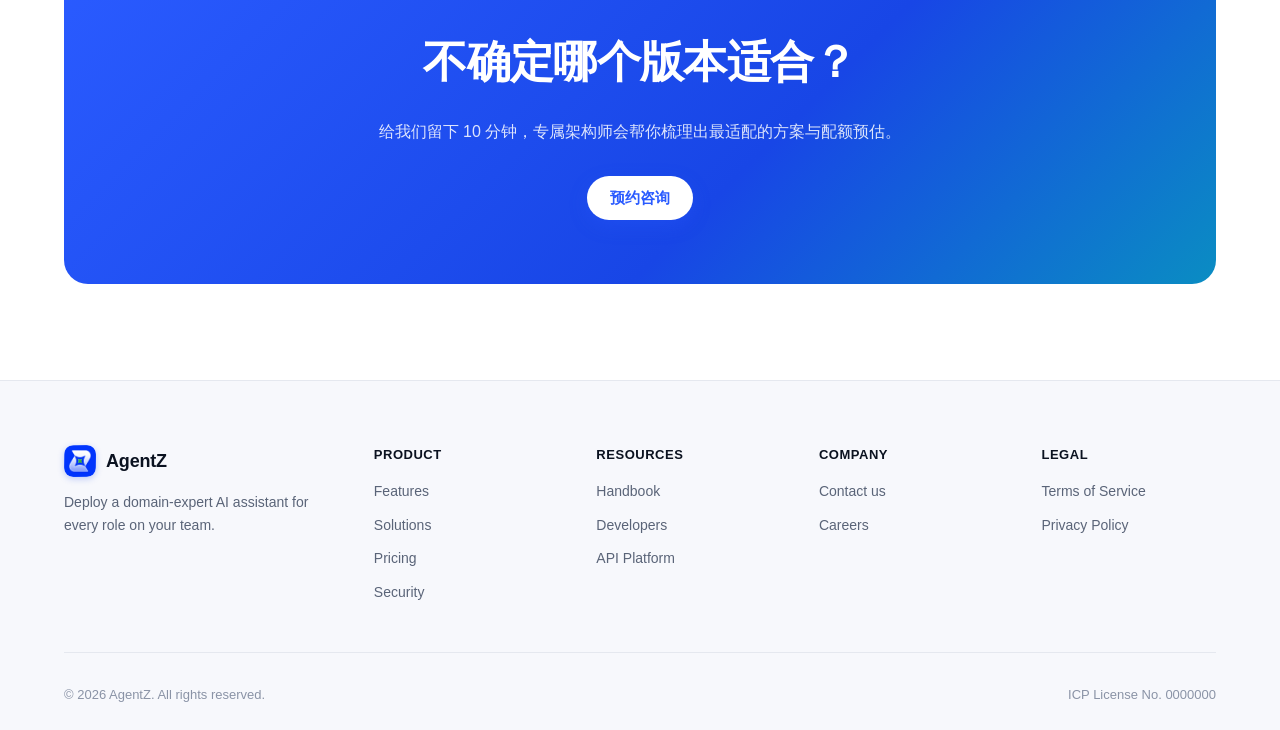
<file: service.html>
<!DOCTYPE html>
<html lang="zh-CN" data-theme="light">
<head>
  <meta charset="UTF-8" />
  <meta name="viewport" content="width=device-width, initial-scale=1.0" />
  <title>服务与价格 · AgentZ</title>
  <link rel="icon" type="image/png" href="assets/logo.png" />
  <link rel="stylesheet" href="assets/styles.css" />
</head>
<body>

<header class="az-nav">
  <div class="az-container az-nav__inner">
    <a class="az-logo" href="index.html"><span class="az-logo__mark">Z</span><span>AgentZ</span></a>
    <nav class="az-nav__menu">
      <a href="features.html" data-i18n="nav.features">产品功能</a>
      <a href="solutions.html" data-i18n="nav.solutions">解决方案</a>
      <a href="handbook.html" data-i18n="nav.handbook">使用手册</a>
      <a href="developers.html" data-i18n="nav.developers">开发者</a>
      <a href="service.html" data-i18n="nav.service">服务与价格</a>
      <a href="security.html" data-i18n="nav.security">安全</a>
    </nav>
    <div class="az-nav__actions">
      <button class="az-theme-toggle" data-theme-toggle>☾</button>
      <div class="az-download-dropdown">
      <button class="az-btn az-btn-ghost az-download-btn" data-i18n="nav.download">下载 Agent Z</button>
      <div class="az-download-menu">
      <a class="az-download-item" href="https://caibao-cowork-app.oss-cn-zhangjiakou.aliyuncs.com/latest/cainiao/Mac/AgentX3-arm64.dmg">
      <span class="az-download-item__icon">🍎</span>
      <span class="az-download-item__text">
      <span class="az-download-item__title" data-i18n="nav.download.mac">macOS（Apple 芯片）</span>
      <span class="az-download-item__desc" data-i18n="nav.download.mac.desc">M1 / M2 / M3 / M4 系列</span>
      </span>
      <span class="az-download-item__badge" data-i18n="nav.download.recommended">推荐</span>
      </a>
      <a class="az-download-item" href="https://caibao-cowork-app.oss-cn-zhangjiakou.aliyuncs.com/latest/cainiao/Windows/agentx3-installer.exe">
      <span class="az-download-item__icon">🪟</span>
      <span class="az-download-item__text">
      <span class="az-download-item__title" data-i18n="nav.download.win">Windows</span>
      <span class="az-download-item__desc" data-i18n="nav.download.win.desc">Windows 10 / 11（64 位）</span>
      </span>
      </a>
      <a class="az-download-item" href="https://caibao-cowork-app.oss-cn-zhangjiakou.aliyuncs.com/latest/cainiao/Mac/AgentX3.dmg">
      <span class="az-download-item__icon">🍎</span>
      <span class="az-download-item__text">
      <span class="az-download-item__title" data-i18n="nav.download.mac-intel">macOS（Intel 芯片）</span>
      <span class="az-download-item__desc" data-i18n="nav.download.mac-intel.desc">2020 年前的 Mac 设备</span>
      </span>
      </a>
      </div>
      </div>
      <a class="az-btn az-btn-primary" href="contact.html" data-i18n="nav.cta">免费试用</a>
    </div>
  </div>
</header>

<section class="az-section">
  <div class="az-container" style="text-align:center;max-width:780px;">
    <span class="az-eyebrow" data-i18n="srv.hero.eyebrow">Service & Pricing</span>
    <h1 class="az-h1" data-i18n="srv.hero.h1">从售前到售后，专属团队陪你跑完最后一公里</h1>
    <p class="az-lead" style="margin:auto;" data-i18n="srv.hero.lead">我们相信，AI Agent 的成功不是"卖一个产品"，而是"陪客户跑通一个业务"。</p>
  </div>
</section>

<!-- Pricing -->
<section id="pricing" class="az-section az-section--alt">
  <div class="az-container">
    <h2 class="az-h2" style="text-align:center;margin-bottom:48px;">服务套餐</h2>
    <div class="az-grid az-grid--3">

      <div class="az-card az-tier">
        <h3 class="az-h3">标准版</h3>
        <p class="az-text-muted">适合小团队验证场景</p>
        <div class="az-tier__price">¥420 <small>/ 席位 / 月</small></div>
        <ul>
          <li>3 席位起售</li>
          <li>2,000 Credits / 月</li>
          <li>官方技能全开放</li>
          <li>工单支持（工作日）</li>
        </ul>
        <a class="az-btn az-btn-ghost" href="contact.html" style="margin-top:20px;">立即购买</a>
      </div>

      <div class="az-card az-tier az-tier--featured">
        <h3 class="az-h3">专业版</h3>
        <p class="az-text-muted">适合多团队规模化部署</p>
        <div class="az-tier__price">¥2,500 <small>/ 年 / 席位</small></div>
        <ul>
          <li>24,000 Credits / 年</li>
          <li>团队 Skill Hub + 私有技能</li>
          <li>专属客户成功经理</li>
          <li>7×12 工单 + 微信群</li>
          <li>POC 协助 1 次</li>
        </ul>
        <a class="az-btn az-btn-primary" href="contact.html" style="margin-top:20px;">前往购买</a>
      </div>

      <div class="az-card az-tier">
        <h3 class="az-h3">企业版</h3>
        <p class="az-text-muted">大客户专属（私有化 / VPC）</p>
        <div class="az-tier__price">联系商务</div>
        <ul>
          <li>私有化 / VPC 部署</li>
          <li>专属 SLA 99.95%</li>
          <li>7×24 电话支持</li>
          <li>专属解决方案架构师</li>
          <li>合规 / 等保咨询</li>
        </ul>
        <a class="az-btn az-btn-ghost" href="contact.html" style="margin-top:20px;">预约咨询</a>
      </div>

    </div>
  </div>
</section>

<!-- 售前流程 -->
<section class="az-section">
  <div class="az-container">
    <h2 class="az-h2" style="text-align:center;margin-bottom:48px;">售前流程：让方案在 3 周内跑通</h2>
    <div class="az-grid az-grid--4">
      <div class="az-card"><div class="az-card__icon">1</div><h3 class="az-h3">需求沟通</h3><p class="az-text-muted">解决方案架构师 1V1，梳理 3 个最高价值场景。</p></div>
      <div class="az-card"><div class="az-card__icon">2</div><h3 class="az-h3">POC 设计</h3><p class="az-text-muted">围绕首选场景，1 周内交付可演示原型。</p></div>
      <div class="az-card"><div class="az-card__icon">3</div><h3 class="az-h3">部署</h3><p class="az-text-muted">SaaS / 私有化 任选；3 个工作日完成。</p></div>
      <div class="az-card"><div class="az-card__icon az-card__icon--accent">4</div><h3 class="az-h3">培训上线</h3><p class="az-text-muted">面向管理员 + 业务用户的两层培训。</p></div>
    </div>
  </div>
</section>

<!-- 售后能力 -->
<section class="az-section az-section--alt">
  <div class="az-container">
    <h2 class="az-h2" style="text-align:center;margin-bottom:48px;">售后能力矩阵</h2>
    <div class="az-grid az-grid--3">
      <div class="az-card"><div class="az-card__icon">🛟</div><h3 class="az-h3">工单系统</h3><p class="az-text-muted">P0/P1/P2/P3 四级响应，SLA 30 分钟首响。</p></div>
      <div class="az-card"><div class="az-card__icon">📞</div><h3 class="az-h3">7×24 电话</h3><p class="az-text-muted">企业版客户专属热线，重大故障 15 分钟到岗。</p></div>
      <div class="az-card"><div class="az-card__icon">🤝</div><h3 class="az-h3">专属 CSM</h3><p class="az-text-muted">客户成功经理每月健康度复盘 + 季度业务对齐。</p></div>
      <div class="az-card"><div class="az-card__icon">🎓</div><h3 class="az-h3">培训体系</h3><p class="az-text-muted">管理员认证 + 业务用户工作坊 + 持续 Lunch & Learn。</p></div>
      <div class="az-card"><div class="az-card__icon">🧭</div><h3 class="az-h3">最佳实践库</h3><p class="az-text-muted">500+ 真实场景的 Prompt 与 Skill 模板。</p></div>
      <div class="az-card"><div class="az-card__icon">📡</div><h3 class="az-h3">健康看板</h3><p class="az-text-muted">实时查看可用性、模型延迟、配额消耗。</p></div>
    </div>
  </div>
</section>

<section id="partner" class="az-section">
  <div class="az-container" style="text-align:center;max-width:760px;">
    <span class="az-eyebrow">Partners</span>
    <h2 class="az-h2" style="margin-top:16px;">合作伙伴计划</h2>
    <p class="az-lead" style="margin:auto;">面向集成商、ISV、咨询公司：联合方案、共享市场、收益分成。</p>
    <a class="az-btn az-btn-primary" href="contact.html" style="margin-top:24px;">加入伙伴计划</a>
  </div>
</section>

<section class="az-container">
  <div class="az-cta">
    <h2 class="az-h2">不确定哪个版本适合？</h2>
    <p>给我们留下 10 分钟，专属架构师会帮你梳理出最适配的方案与配额预估。</p>
    <a class="az-btn az-btn-primary" href="contact.html">预约咨询</a>
  </div>
</section>

<footer class="az-footer">
  <div class="az-container">
    <div class="az-footer__cols">
      <div class="az-footer__col"><div class="az-logo" style="margin-bottom:12px;"><span class="az-logo__mark">Z</span><span>AgentZ</span></div><p class="az-text-muted" style="font-size:14px;max-width:280px;" data-i18n="footer.tagline">为每个岗位部署一位领域专家级 AI 助手。</p></div>
      <div class="az-footer__col"><h4 data-i18n="footer.product">产品</h4><ul><li><a href="features.html" data-i18n="nav.features">产品功能</a></li><li><a href="solutions.html" data-i18n="nav.solutions">解决方案</a></li><li><a href="service.html" data-i18n="footer.pricing">价格</a></li><li><a href="security.html" data-i18n="nav.security">安全</a></li></ul></div>
      <div class="az-footer__col"><h4 data-i18n="footer.resources">资源</h4><ul><li><a href="handbook.html" data-i18n="nav.handbook">使用手册</a></li><li><a href="developers.html" data-i18n="nav.developers">开发者</a></li><li><a href="developers.html#api" data-i18n="footer.api">API 平台</a></li></ul></div>
      <div class="az-footer__col"><h4 data-i18n="footer.company">公司</h4><ul><li><a href="contact.html" data-i18n="footer.contact">联系我们</a></li><li><a href="contact.html#careers" data-i18n="footer.careers">加入我们</a></li></ul></div>
      <div class="az-footer__col"><h4 data-i18n="footer.legal">法律</h4><ul><li><a href="legal.html#terms" data-i18n="footer.terms">服务条款</a></li><li><a href="legal.html#privacy" data-i18n="footer.privacy">隐私政策</a></li></ul></div>
    </div>
    <div class="az-footer__bottom"><span data-i18n="footer.copyright">© 2026 AgentZ. All rights reserved.</span><span data-i18n="footer.icp">浙ICP备 0000000 号</span></div>
  </div>
</footer>

<script src="assets/script.js"></script>
</body>
</html>
</file>
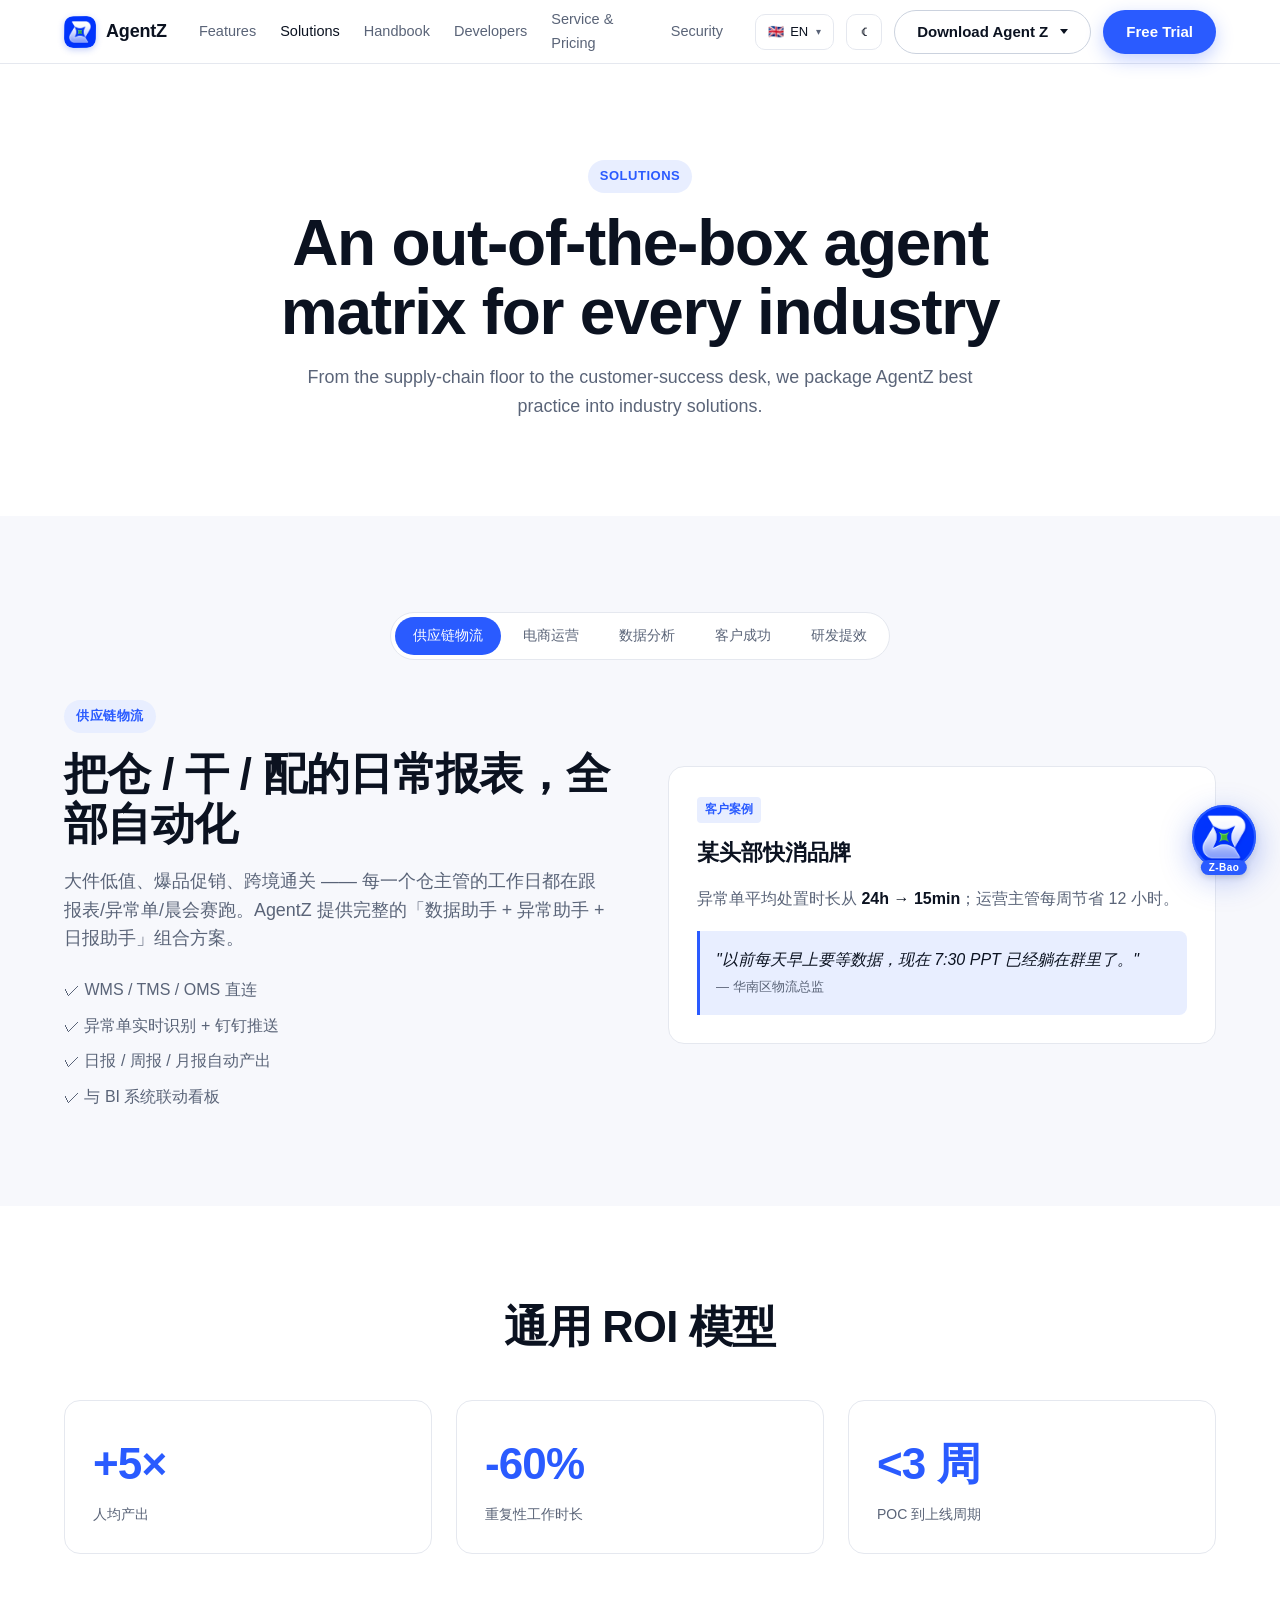
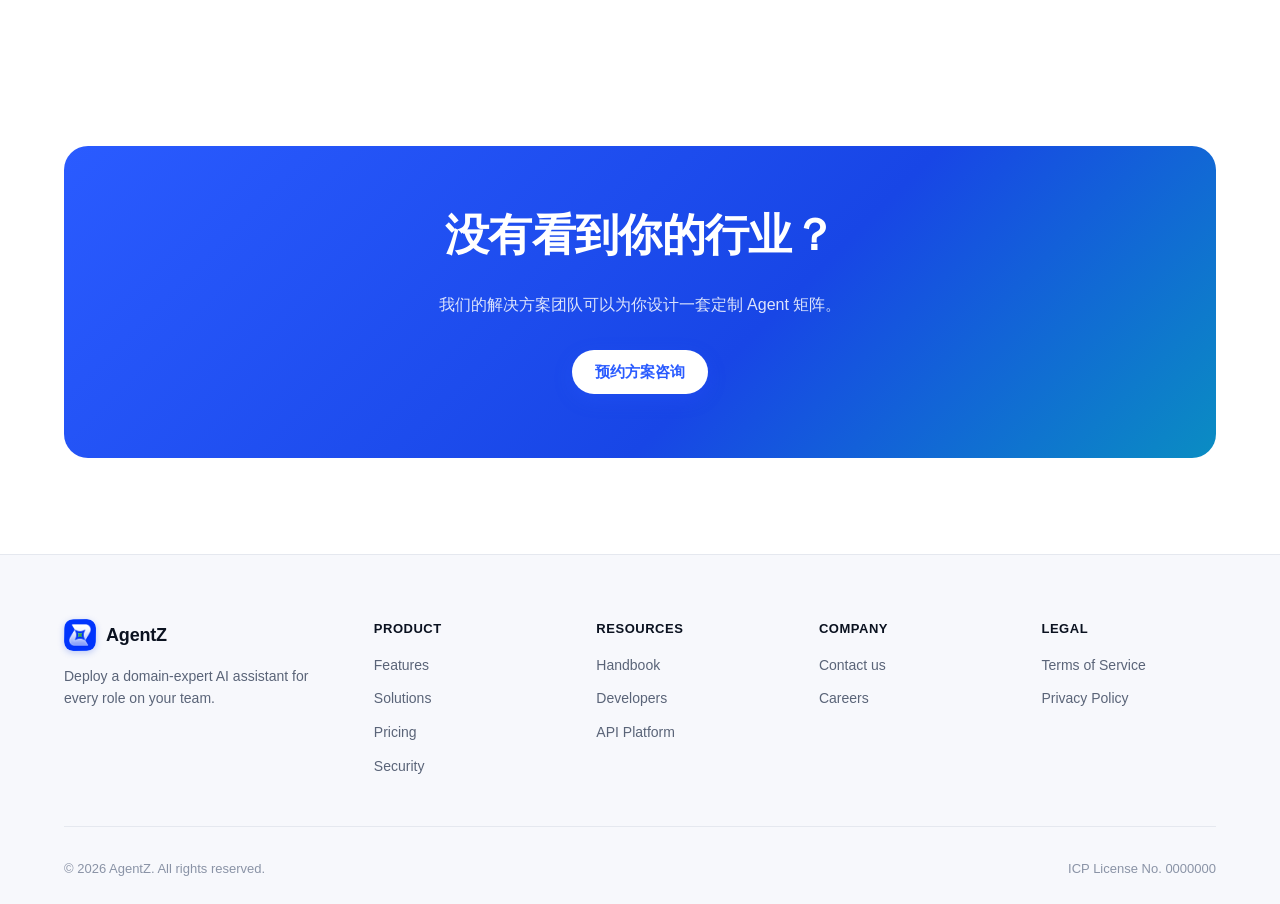
<file: solutions.html>
<!DOCTYPE html>
<html lang="zh-CN" data-theme="light">
<head>
  <meta charset="UTF-8" />
  <meta name="viewport" content="width=device-width, initial-scale=1.0" />
  <title>解决方案 · AgentZ</title>
  <link rel="icon" type="image/png" href="assets/logo.png" />
  <link rel="stylesheet" href="assets/styles.css" />
</head>
<body>

<header class="az-nav">
  <div class="az-container az-nav__inner">
    <a class="az-logo" href="index.html"><span class="az-logo__mark">Z</span><span>AgentZ</span></a>
    <nav class="az-nav__menu">
      <a href="features.html" data-i18n="nav.features">产品功能</a>
      <a href="solutions.html" data-i18n="nav.solutions">解决方案</a>
      <a href="handbook.html" data-i18n="nav.handbook">使用手册</a>
      <a href="developers.html" data-i18n="nav.developers">开发者</a>
      <a href="service.html" data-i18n="nav.service">服务与价格</a>
      <a href="security.html" data-i18n="nav.security">安全</a>
    </nav>
    <div class="az-nav__actions">
      <button class="az-theme-toggle" data-theme-toggle>☾</button>
      <div class="az-download-dropdown">
      <button class="az-btn az-btn-ghost az-download-btn" data-i18n="nav.download">下载 Agent Z</button>
      <div class="az-download-menu">
      <a class="az-download-item" href="https://caibao-cowork-app.oss-cn-zhangjiakou.aliyuncs.com/latest/cainiao/Mac/AgentX3-arm64.dmg">
      <span class="az-download-item__icon">🍎</span>
      <span class="az-download-item__text">
      <span class="az-download-item__title" data-i18n="nav.download.mac">macOS（Apple 芯片）</span>
      <span class="az-download-item__desc" data-i18n="nav.download.mac.desc">M1 / M2 / M3 / M4 系列</span>
      </span>
      <span class="az-download-item__badge" data-i18n="nav.download.recommended">推荐</span>
      </a>
      <a class="az-download-item" href="https://caibao-cowork-app.oss-cn-zhangjiakou.aliyuncs.com/latest/cainiao/Windows/agentx3-installer.exe">
      <span class="az-download-item__icon">🪟</span>
      <span class="az-download-item__text">
      <span class="az-download-item__title" data-i18n="nav.download.win">Windows</span>
      <span class="az-download-item__desc" data-i18n="nav.download.win.desc">Windows 10 / 11（64 位）</span>
      </span>
      </a>
      <a class="az-download-item" href="https://caibao-cowork-app.oss-cn-zhangjiakou.aliyuncs.com/latest/cainiao/Mac/AgentX3.dmg">
      <span class="az-download-item__icon">🍎</span>
      <span class="az-download-item__text">
      <span class="az-download-item__title" data-i18n="nav.download.mac-intel">macOS（Intel 芯片）</span>
      <span class="az-download-item__desc" data-i18n="nav.download.mac-intel.desc">2020 年前的 Mac 设备</span>
      </span>
      </a>
      </div>
      </div>
      <a class="az-btn az-btn-primary" href="contact.html" data-i18n="nav.cta">免费试用</a>
    </div>
  </div>
</header>

<section class="az-section">
  <div class="az-container" style="text-align:center;max-width:780px;">
    <span class="az-eyebrow" data-i18n="sol.hero.eyebrow">Solutions</span>
    <h1 class="az-h1" data-i18n="sol.hero.h1">为每个行业，预置开箱即用的 Agent 矩阵</h1>
    <p class="az-lead" style="margin:auto;" data-i18n="sol.hero.lead">从供应链一线到客户成功一线，我们把 AgentZ 落地的最佳实践打包成行业解决方案。</p>
  </div>
</section>

<section class="az-section az-section--alt">
  <div class="az-container">
    <div class="az-tabs" data-tabs="ind">
      <button class="az-tabs__item is-active" data-tab="i1">供应链物流</button>
      <button class="az-tabs__item" data-tab="i2">电商运营</button>
      <button class="az-tabs__item" data-tab="i3">数据分析</button>
      <button class="az-tabs__item" data-tab="i4">客户成功</button>
      <button class="az-tabs__item" data-tab="i5">研发提效</button>
    </div>

    <!-- i1 -->
    <div class="az-tab-panel is-active" data-tab-panel="i1" data-tab-group="ind">
      <div class="az-split">
        <div>
          <span class="az-eyebrow">供应链物流</span>
          <h2 class="az-h2" style="margin-top:16px;">把仓 / 干 / 配的日常报表，全部自动化</h2>
          <p class="az-lead">大件低值、爆品促销、跨境通关 —— 每一个仓主管的工作日都在跟报表/异常单/晨会赛跑。AgentZ 提供完整的「数据助手 + 异常助手 + 日报助手」组合方案。</p>
          <ul style="list-style:none;padding:0;margin:24px 0 0;display:flex;flex-direction:column;gap:10px;color:var(--az-text-muted);">
            <li>✓ WMS / TMS / OMS 直连</li>
            <li>✓ 异常单实时识别 + 钉钉推送</li>
            <li>✓ 日报 / 周报 / 月报自动产出</li>
            <li>✓ 与 BI 系统联动看板</li>
          </ul>
        </div>
        <div class="az-card">
          <div class="az-tag">客户案例</div>
          <h3 class="az-h3" style="margin-top:12px;">某头部快消品牌</h3>
          <p class="az-text-muted">异常单平均处置时长从 <strong style="color:var(--az-text);">24h → 15min</strong>；运营主管每周节省 12 小时。</p>
          <blockquote style="margin:20px 0 0;padding:16px;border-left:3px solid var(--az-brand);background:var(--az-brand-soft);border-radius:0 8px 8px 0;font-style:italic;">"以前每天早上要等数据，现在 7:30 PPT 已经躺在群里了。"<br><span class="az-text-muted" style="font-style:normal;font-size:13px;">— 华南区物流总监</span></blockquote>
        </div>
      </div>
    </div>

    <!-- i2 -->
    <div class="az-tab-panel" data-tab-panel="i2" data-tab-group="ind">
      <div class="az-split">
        <div>
          <span class="az-eyebrow">电商运营</span>
          <h2 class="az-h2" style="margin-top:16px;">商品上架 / 竞品监控 / 大促复盘 一站打包</h2>
          <p class="az-lead">让一个运营管理 1000 个 SKU 不是梦。AgentZ 的电商方案预置商品上架助手、竞品监控员、大促复盘助手三大角色，开箱即用。</p>
        </div>
        <div class="az-card">
          <div class="az-tag">客户案例</div>
          <h3 class="az-h3" style="margin-top:12px;">某跨境电商品牌</h3>
          <p class="az-text-muted">1000 SKU 运营从 <strong style="color:var(--az-text);">6 人 → 1 人</strong>，人效提升 5×。</p>
        </div>
      </div>
    </div>

    <!-- i3 -->
    <div class="az-tab-panel" data-tab-panel="i3" data-tab-group="ind">
      <div class="az-split">
        <div>
          <span class="az-eyebrow">数据分析</span>
          <h2 class="az-h2" style="margin-top:16px;">自然语言取数 + A/B 解读 + 看板巡检</h2>
          <p class="az-lead">告别"等数据"，用自然语言说出问题，AgentZ 会写 SQL、跑数、做图、给结论 —— 让分析师把时间花在业务洞察上。</p>
        </div>
        <div class="az-card">
          <div class="az-tag">客户案例</div>
          <h3 class="az-h3" style="margin-top:12px;">某互联网公司增长团队</h3>
          <p class="az-text-muted">日常取数 SLA <strong style="color:var(--az-text);">2h → 3min</strong>；分析师可专注实验设计。</p>
        </div>
      </div>
    </div>

    <!-- i4 -->
    <div class="az-tab-panel" data-tab-panel="i4" data-tab-group="ind">
      <div class="az-split">
        <div>
          <span class="az-eyebrow">客户成功</span>
          <h2 class="az-h2" style="margin-top:16px;">让 CSM 把时间花在客户身上，而不是表格里</h2>
          <p class="az-lead">合并用量 / 工单 / 续约信号，自动评估客户健康度；续约前 30 天自动出 Renewal Pack。</p>
        </div>
        <div class="az-card">
          <div class="az-tag">客户案例</div>
          <h3 class="az-h3" style="margin-top:12px;">某 SaaS 公司</h3>
          <p class="az-text-muted">续约准备时间 <strong style="color:var(--az-text);">2 天 → 20 分钟</strong>，续约率 +12%。</p>
        </div>
      </div>
    </div>

    <!-- i5 -->
    <div class="az-tab-panel" data-tab-panel="i5" data-tab-group="ind">
      <div class="az-split">
        <div>
          <span class="az-eyebrow">研发提效</span>
          <h2 class="az-h2" style="margin-top:16px;">PR 评审 / 周报 / 故障复盘的工程师专属助手</h2>
          <p class="az-lead">接入 Git / Jira / 飞书，让 AgentZ 担任 PR 一审员、Sprint 周报员、故障 RCA 协助员。</p>
        </div>
        <div class="az-card">
          <div class="az-tag">客户案例</div>
          <h3 class="az-h3" style="margin-top:12px;">某金融科技团队</h3>
          <p class="az-text-muted">每周 RCA 报告平均产出时间 <strong style="color:var(--az-text);">4h → 30min</strong>。</p>
        </div>
      </div>
    </div>

  </div>
</section>

<section class="az-section">
  <div class="az-container">
    <h2 class="az-h2" style="text-align:center;margin-bottom:48px;">通用 ROI 模型</h2>
    <div class="az-grid az-grid--3">
      <div class="az-card"><div class="az-stat__num">+5×</div><div class="az-stat__label">人均产出</div></div>
      <div class="az-card"><div class="az-stat__num">-60%</div><div class="az-stat__label">重复性工作时长</div></div>
      <div class="az-card"><div class="az-stat__num">&lt;3 周</div><div class="az-stat__label">POC 到上线周期</div></div>
    </div>
  </div>
</section>

<section class="az-container">
  <div class="az-cta">
    <h2 class="az-h2">没有看到你的行业？</h2>
    <p>我们的解决方案团队可以为你设计一套定制 Agent 矩阵。</p>
    <a class="az-btn az-btn-primary" href="contact.html">预约方案咨询</a>
  </div>
</section>

<footer class="az-footer">
  <div class="az-container">
    <div class="az-footer__cols">
      <div class="az-footer__col"><div class="az-logo" style="margin-bottom:12px;"><span class="az-logo__mark">Z</span><span>AgentZ</span></div><p class="az-text-muted" style="font-size:14px;max-width:280px;" data-i18n="footer.tagline">为每个岗位部署一位领域专家级 AI 助手。</p></div>
      <div class="az-footer__col"><h4 data-i18n="footer.product">产品</h4><ul><li><a href="features.html" data-i18n="nav.features">产品功能</a></li><li><a href="solutions.html" data-i18n="nav.solutions">解决方案</a></li><li><a href="service.html" data-i18n="footer.pricing">价格</a></li><li><a href="security.html" data-i18n="nav.security">安全</a></li></ul></div>
      <div class="az-footer__col"><h4 data-i18n="footer.resources">资源</h4><ul><li><a href="handbook.html" data-i18n="nav.handbook">使用手册</a></li><li><a href="developers.html" data-i18n="nav.developers">开发者</a></li><li><a href="developers.html#api" data-i18n="footer.api">API 平台</a></li></ul></div>
      <div class="az-footer__col"><h4 data-i18n="footer.company">公司</h4><ul><li><a href="contact.html" data-i18n="footer.contact">联系我们</a></li><li><a href="contact.html#careers" data-i18n="footer.careers">加入我们</a></li></ul></div>
      <div class="az-footer__col"><h4 data-i18n="footer.legal">法律</h4><ul><li><a href="legal.html#terms" data-i18n="footer.terms">服务条款</a></li><li><a href="legal.html#privacy" data-i18n="footer.privacy">隐私政策</a></li></ul></div>
    </div>
    <div class="az-footer__bottom"><span data-i18n="footer.copyright">© 2026 AgentZ. All rights reserved.</span><span data-i18n="footer.icp">浙ICP备 0000000 号</span></div>
  </div>
</footer>

<script src="assets/script.js"></script>
</body>
</html>
</file>
<file: assets/styles.css>
/* =========================================================
   AgentZ Official Site - Design System
   风格：AgentX 手册延伸风（中性蓝灰 + 文档感）+ 现代 SaaS Hero
   纯 CSS Variables，支持 light/dark 自动切换
   ========================================================= */

:root {
  /* Brand */
  --az-brand: #2a5bff;
  --az-brand-strong: #1846e6;
  --az-brand-soft: #e8eeff;
  --az-accent: #00c2a8;
  --az-accent-soft: #e2fbf4;

  /* Neutrals - light */
  --az-bg: #fff;
  --az-bg-alt: #f7f8fc;
  --az-bg-code: #0f172a;
  --az-surface: #fff;
  --az-border: #e5e8ef;
  --az-border-strong: #cbd2de;
  --az-text: #0b1220;
  --az-text-muted: #5a6478;
  --az-text-soft: #8a93a6;

  /* Semantic */
  --az-success: #10b981;
  --az-warning: #f59e0b;
  --az-danger: #ef4444;

  /* Radius / Shadow */
  --az-r-sm: 6px;
  --az-r-md: 10px;
  --az-r-lg: 16px;
  --az-r-xl: 24px;
  --az-shadow-sm: 0 1px 2px rgba(11, 18, 32, 0.04), 0 1px 3px rgba(11, 18, 32, 0.06);
  --az-shadow-md: 0 8px 24px rgba(11, 18, 32, 0.08);
  --az-shadow-lg: 0 24px 64px rgba(11, 18, 32, 0.12);

  /* Layout */
  --az-max: 1200px;
  --az-nav-h: 64px;

  /* Font */
  --az-font:
    'Inter', 'PingFang SC', 'Microsoft YaHei', -apple-system, BlinkMacSystemFont, 'Segoe UI',
    Roboto, sans-serif;
  --az-mono: 'JetBrains Mono', ui-monospace, SFMono-Regular, Menlo, Consolas, monospace;
}

[data-theme='dark'] {
  --az-bg: #0b1220;
  --az-bg-alt: #0f172a;
  --az-bg-code: #06080f;
  --az-surface: #131c31;
  --az-border: #1f2a44;
  --az-border-strong: #2e3a55;
  --az-text: #ecf0f8;
  --az-text-muted: #a2adc2;
  --az-text-soft: #6e7a93;
  --az-brand-soft: #1b2547;
  --az-accent-soft: #0f2a26;
}

/* Reset */
*,
*::before,
*::after {
  box-sizing: border-box;
}
html,
body {
  margin: 0;
  padding: 0;
}
html {
  scroll-behavior: smooth;
}
body {
  font-family: var(--az-font);
  background: var(--az-bg);
  color: var(--az-text);
  line-height: 1.6;
  -webkit-font-smoothing: antialiased;
}
a {
  color: inherit;
  text-decoration: none;
}
img {
  max-width: 100%;
  display: block;
}
button {
  font-family: inherit;
  cursor: pointer;
}

/* ---------- Layout ---------- */
.az-container {
  width: 100%;
  max-width: var(--az-max);
  margin: 0 auto;
  padding: 0 24px;
}
.az-section {
  padding: 96px 0;
}
.az-section--tight {
  padding: 64px 0;
}
.az-section--alt {
  background: var(--az-bg-alt);
}

/* ---------- Typography ---------- */
.az-eyebrow {
  display: inline-flex;
  align-items: center;
  gap: 8px;
  font-size: 13px;
  font-weight: 600;
  color: var(--az-brand);
  background: var(--az-brand-soft);
  padding: 6px 12px;
  border-radius: 999px;
  letter-spacing: 0.04em;
  text-transform: uppercase;
}
.az-h1 {
  font-size: clamp(36px, 5vw, 64px);
  line-height: 1.08;
  font-weight: 700;
  letter-spacing: -0.02em;
  margin: 16px 0;
}
.az-h2 {
  font-size: clamp(28px, 3.4vw, 44px);
  line-height: 1.15;
  font-weight: 700;
  letter-spacing: -0.015em;
  margin: 0 0 16px;
}
.az-h3 {
  font-size: 22px;
  font-weight: 600;
  margin: 0 0 8px;
}
.az-lead {
  font-size: clamp(16px, 1.4vw, 19px);
  color: var(--az-text-muted);
  max-width: 720px;
}
.az-text-muted {
  color: var(--az-text-muted);
}

/* ---------- Buttons ---------- */
.az-btn {
  display: inline-flex;
  align-items: center;
  gap: 8px;
  height: 44px;
  padding: 0 22px;
  border-radius: 999px;
  font-weight: 600;
  font-size: 15px;
  border: 1px solid transparent;
  transition:
    transform 0.15s ease,
    box-shadow 0.15s ease,
    background 0.15s ease,
    color 0.15s ease;
}
.az-btn:hover {
  transform: translateY(-1px);
}
.az-btn-primary {
  background: var(--az-brand);
  color: #fff;
  box-shadow: 0 6px 18px rgba(42, 91, 255, 0.28);
}
.az-btn-primary:hover {
  background: var(--az-brand-strong);
}
.az-btn-ghost {
  background: transparent;
  color: var(--az-text);
  border-color: var(--az-border-strong);
}
.az-btn-ghost:hover {
  background: var(--az-bg-alt);
}
.az-btn-link {
  background: transparent;
  color: var(--az-brand);
  padding: 0;
  height: auto;
}

/* ---------- Top Nav ---------- */
.az-nav {
  position: sticky;
  top: 0;
  z-index: 50;
  height: var(--az-nav-h);
  display: flex;
  align-items: center;
  background: color-mix(in srgb, var(--az-bg) 88%, transparent);
  backdrop-filter: saturate(180%) blur(16px);
  -webkit-backdrop-filter: saturate(180%) blur(16px);
  border-bottom: 1px solid var(--az-border);
}
.az-nav__inner {
  display: flex;
  align-items: center;
  gap: 32px;
  width: 100%;
}
.az-logo {
  display: flex;
  align-items: center;
  gap: 10px;
  font-weight: 700;
  font-size: 18px;
  letter-spacing: -0.01em;
}
.az-logo__mark {
  width: 32px;
  height: 32px;
  border-radius: 9px;
  background: url('logo.png') center/cover no-repeat;
  box-shadow: 0 2px 6px rgba(26, 70, 230, 0.25);
  /* hide any text fallback inside */
  font-size: 0;
  color: transparent;
  flex-shrink: 0;
  display: inline-block;
}
.az-nav__menu {
  display: flex;
  align-items: center;
  gap: 24px;
  flex: 1;
}
.az-nav__menu a {
  color: var(--az-text-muted);
  font-size: 14.5px;
  font-weight: 500;
}
.az-nav__menu a:hover,
.az-nav__menu a.is-active {
  color: var(--az-text);
}
.az-nav__actions {
  display: flex;
  align-items: center;
  gap: 12px;
}
.az-theme-toggle {
  width: 36px;
  height: 36px;
  border-radius: 10px;
  border: 1px solid var(--az-border);
  background: var(--az-surface);
  color: var(--az-text);
  display: inline-flex;
  align-items: center;
  justify-content: center;
}

/* ---------- Hero ---------- */
.az-hero {
  position: relative;
  padding: 96px 0 80px;
  overflow: hidden;
}
.az-hero::before {
  content: '';
  position: absolute;
  inset: -10% -10% auto -10%;
  height: 70%;
  background:
    radial-gradient(60% 60% at 20% 30%, rgba(42, 91, 255, 0.18) 0%, transparent 60%),
    radial-gradient(50% 50% at 80% 20%, rgba(0, 194, 168, 0.15) 0%, transparent 60%);
  pointer-events: none;
  z-index: 0;
}
.az-hero__inner {
  position: relative;
  z-index: 1;
  display: grid;
  grid-template-columns: 1.05fr 1fr;
  gap: 64px;
  align-items: center;
}
.az-hero__cta {
  display: flex;
  gap: 12px;
  margin-top: 32px;
  flex-wrap: wrap;
}
.az-hero__meta {
  display: flex;
  gap: 24px;
  margin-top: 28px;
  color: var(--az-text-muted);
  font-size: 14px;
}
.az-hero__meta span::before {
  content: '✓';
  color: var(--az-accent);
  margin-right: 6px;
  font-weight: 700;
}

/* Mock product card in hero */
.az-mock {
  border-radius: var(--az-r-lg);
  border: 1px solid var(--az-border);
  background: var(--az-surface);
  box-shadow: var(--az-shadow-lg);
  overflow: hidden;
}
.az-mock__topbar {
  display: flex;
  align-items: center;
  gap: 8px;
  padding: 10px 14px;
  border-bottom: 1px solid var(--az-border);
  background: var(--az-bg-alt);
}
.az-mock__dot {
  width: 10px;
  height: 10px;
  border-radius: 50%;
  background: #ff5f57;
}
.az-mock__dot:nth-child(2) {
  background: #febc2e;
}
.az-mock__dot:nth-child(3) {
  background: #28c840;
}
.az-mock__title {
  margin-left: 8px;
  font-size: 12px;
  color: var(--az-text-muted);
}
.az-mock__body {
  padding: 20px;
  display: grid;
  grid-template-columns: 200px 1fr;
  gap: 16px;
  min-height: 320px;
}
.az-mock__side {
  background: var(--az-bg-alt);
  border-radius: var(--az-r-md);
  padding: 12px;
  font-size: 13px;
}
.az-mock__side-item {
  padding: 8px 10px;
  border-radius: 8px;
  color: var(--az-text-muted);
}
.az-mock__side-item.is-active {
  background: var(--az-brand-soft);
  color: var(--az-brand);
  font-weight: 600;
}
.az-mock__chat {
  display: flex;
  flex-direction: column;
  gap: 10px;
  font-size: 14px;
}
.az-bubble {
  padding: 12px 14px;
  border-radius: 12px;
  max-width: 90%;
  line-height: 1.55;
}
.az-bubble--user {
  align-self: flex-end;
  background: var(--az-brand);
  color: #fff;
  border-bottom-right-radius: 4px;
}
.az-bubble--bot {
  align-self: flex-start;
  background: var(--az-bg-alt);
  color: var(--az-text);
  border-bottom-left-radius: 4px;
}
.az-bubble--tool {
  font-family: var(--az-mono);
  font-size: 12.5px;
  background: var(--az-bg-code);
  color: #c7d2fe;
}

/* ---------- Cards / Grids ---------- */
.az-grid {
  display: grid;
  gap: 24px;
}
.az-grid--2 {
  grid-template-columns: repeat(2, 1fr);
}
.az-grid--3 {
  grid-template-columns: repeat(3, 1fr);
}
.az-grid--4 {
  grid-template-columns: repeat(4, 1fr);
}
.az-card {
  background: var(--az-surface);
  border: 1px solid var(--az-border);
  border-radius: var(--az-r-lg);
  padding: 28px;
  transition:
    border-color 0.15s ease,
    transform 0.15s ease,
    box-shadow 0.15s ease;
}
.az-card:hover {
  border-color: var(--az-border-strong);
  transform: translateY(-2px);
  box-shadow: var(--az-shadow-md);
}
.az-card__icon {
  width: 44px;
  height: 44px;
  border-radius: 12px;
  background: var(--az-brand-soft);
  color: var(--az-brand);
  display: inline-flex;
  align-items: center;
  justify-content: center;
  margin-bottom: 16px;
  font-size: 22px;
}
.az-card__icon--accent {
  background: var(--az-accent-soft);
  color: var(--az-accent);
}

/* ---------- Logos strip ---------- */
.az-logos {
  display: flex;
  flex-wrap: wrap;
  gap: 36px 56px;
  align-items: center;
  justify-content: center;
  opacity: 0.75;
  filter: grayscale(0.2);
}
.az-logos span {
  font-weight: 600;
  color: var(--az-text-muted);
  letter-spacing: 0.04em;
}

/* ---------- Tabs ---------- */
.az-tabs {
  display: flex;
  gap: 4px;
  padding: 4px;
  border: 1px solid var(--az-border);
  border-radius: 999px;
  background: var(--az-surface);
  width: fit-content;
  margin: 0 auto 40px;
}
.az-tabs__item {
  padding: 10px 18px;
  border-radius: 999px;
  color: var(--az-text-muted);
  font-weight: 500;
  font-size: 14px;
  background: transparent;
  border: 0;
}
.az-tabs__item.is-active {
  background: var(--az-brand);
  color: #fff;
}
.az-tab-panel {
  display: none;
}
.az-tab-panel.is-active {
  display: block;
}

/* ---------- Feature Split ---------- */
.az-split {
  display: grid;
  grid-template-columns: 1fr 1fr;
  gap: 56px;
  align-items: center;
}
.az-split--reverse > :first-child {
  order: 2;
}
.az-split + .az-split {
  margin-top: 96px;
}

/* ---------- Stats ---------- */
.az-stat__num {
  font-size: 44px;
  font-weight: 700;
  color: var(--az-brand);
  letter-spacing: -0.02em;
}
.az-stat__label {
  color: var(--az-text-muted);
  font-size: 14px;
  margin-top: 4px;
}

/* ---------- Footer ---------- */
.az-footer {
  background: var(--az-bg-alt);
  border-top: 1px solid var(--az-border);
  padding: 64px 0 24px;
  margin-top: 96px;
}
.az-footer__cols {
  display: grid;
  grid-template-columns: 1.5fr repeat(4, 1fr);
  gap: 48px;
}
.az-footer__col h4 {
  font-size: 13px;
  font-weight: 600;
  color: var(--az-text);
  margin: 0 0 12px;
  text-transform: uppercase;
  letter-spacing: 0.04em;
}
.az-footer__col ul {
  list-style: none;
  padding: 0;
  margin: 0;
  display: flex;
  flex-direction: column;
  gap: 8px;
}
.az-footer__col a {
  color: var(--az-text-muted);
  font-size: 14px;
}
.az-footer__col a:hover {
  color: var(--az-text);
}
.az-footer__bottom {
  display: flex;
  justify-content: space-between;
  align-items: center;
  padding-top: 32px;
  margin-top: 48px;
  border-top: 1px solid var(--az-border);
  font-size: 13px;
  color: var(--az-text-soft);
}

/* ---------- Docs (handbook) layout ---------- */
.az-docs {
  display: grid;
  grid-template-columns: 260px 1fr 220px;
  gap: 48px;
  padding: 48px 0 96px;
}
.az-docs__side {
  position: sticky;
  top: calc(var(--az-nav-h) + 24px);
  align-self: start;
  max-height: calc(100vh - var(--az-nav-h) - 48px);
  overflow-y: auto;
}
.az-docs__side h5 {
  font-size: 12px;
  font-weight: 700;
  color: var(--az-text-soft);
  text-transform: uppercase;
  letter-spacing: 0.08em;
  margin: 24px 0 10px;
}
.az-docs__side ul {
  list-style: none;
  padding: 0;
  margin: 0;
  display: flex;
  flex-direction: column;
  gap: 4px;
}
.az-docs__side a {
  display: block;
  padding: 6px 10px;
  border-radius: 6px;
  font-size: 14px;
  color: var(--az-text-muted);
}
.az-docs__side a:hover {
  background: var(--az-bg-alt);
  color: var(--az-text);
}
.az-docs__side a.is-active {
  background: var(--az-brand-soft);
  color: var(--az-brand);
  font-weight: 600;
}
.az-docs__main {
  min-width: 0;
}
.az-docs__main h1 {
  font-size: 36px;
  margin-bottom: 8px;
}
.az-docs__main h2 {
  font-size: 24px;
  margin: 40px 0 12px;
  padding-top: 16px;
  border-top: 1px solid var(--az-border);
}
.az-docs__main h3 {
  font-size: 18px;
  margin: 24px 0 8px;
}
.az-docs__main p {
  color: var(--az-text);
}
.az-docs__main pre {
  background: var(--az-bg-code);
  color: #e2e8f0;
  padding: 16px;
  border-radius: var(--az-r-md);
  font-family: var(--az-mono);
  font-size: 13.5px;
  overflow-x: auto;
}
.az-docs__main code:not(pre code) {
  background: var(--az-bg-alt);
  padding: 2px 6px;
  border-radius: 4px;
  font-family: var(--az-mono);
  font-size: 0.92em;
  color: var(--az-brand);
}
.az-docs__main blockquote {
  border-left: 3px solid var(--az-brand);
  margin: 16px 0;
  padding: 8px 16px;
  background: var(--az-brand-soft);
  border-radius: 0 8px 8px 0;
  color: var(--az-text);
}
.az-docs__toc {
  position: sticky;
  top: calc(var(--az-nav-h) + 24px);
  align-self: start;
  font-size: 13px;
}
.az-docs__toc h5 {
  font-size: 12px;
  font-weight: 700;
  color: var(--az-text-soft);
  text-transform: uppercase;
  letter-spacing: 0.08em;
  margin: 0 0 10px;
}
.az-docs__toc ul {
  list-style: none;
  padding: 0;
  margin: 0;
  display: flex;
  flex-direction: column;
  gap: 6px;
}
.az-docs__toc a {
  color: var(--az-text-muted);
}
.az-docs__toc a:hover {
  color: var(--az-brand);
}

/* ---------- Pricing / Service tier card ---------- */
.az-tier {
  display: flex;
  flex-direction: column;
  gap: 12px;
}
.az-tier__price {
  font-size: 36px;
  font-weight: 700;
}
.az-tier__price small {
  font-size: 14px;
  color: var(--az-text-muted);
  font-weight: 500;
}
.az-tier ul {
  list-style: none;
  padding: 0;
  margin: 12px 0 0;
  display: flex;
  flex-direction: column;
  gap: 8px;
  font-size: 14px;
}
.az-tier ul li::before {
  content: '✓ ';
  color: var(--az-accent);
  font-weight: 700;
}
.az-tier--featured {
  border-color: var(--az-brand);
  position: relative;
}
.az-tier--featured::after {
  content: '推荐';
  position: absolute;
  top: -10px;
  right: 16px;
  background: var(--az-brand);
  color: #fff;
  font-size: 12px;
  padding: 2px 10px;
  border-radius: 999px;
  font-weight: 600;
}

/* ---------- Badges / tags ---------- */
.az-tag {
  display: inline-flex;
  align-items: center;
  gap: 4px;
  font-size: 12px;
  font-weight: 600;
  padding: 3px 8px;
  border-radius: 4px;
  background: var(--az-brand-soft);
  color: var(--az-brand);
}
.az-tag--accent {
  background: var(--az-accent-soft);
  color: var(--az-accent);
}
.az-tag--muted {
  background: var(--az-bg-alt);
  color: var(--az-text-muted);
}

/* ---------- CTA banner ---------- */
.az-cta {
  margin: 96px 0 0;
  padding: 64px;
  border-radius: var(--az-r-xl);
  background: linear-gradient(135deg, #2a5bff 0%, #1846e6 60%, #00c2a8 130%);
  color: #fff;
  display: flex;
  flex-direction: column;
  align-items: center;
  text-align: center;
  gap: 16px;
}
.az-cta h2 {
  color: #fff;
  margin: 0;
}
.az-cta p {
  color: rgba(255, 255, 255, 0.85);
  max-width: 640px;
}
.az-cta .az-btn-primary {
  background: #fff;
  color: var(--az-brand);
}
.az-cta .az-btn-primary:hover {
  background: #f1f4ff;
}
.az-cta .az-btn-ghost {
  color: #fff;
  border-color: rgba(255, 255, 255, 0.4);
}

/* ---------- Responsive ---------- */
@media (max-width: 960px) {
  .az-hero__inner,
  .az-split,
  .az-grid--3,
  .az-grid--4 {
    grid-template-columns: 1fr;
  }
  .az-grid--2 {
    grid-template-columns: 1fr;
  }
  .az-split--reverse > :first-child {
    order: 0;
  }
  .az-docs {
    grid-template-columns: 1fr;
  }
  .az-docs__side,
  .az-docs__toc {
    position: static;
    max-height: none;
  }
  .az-nav__menu {
    display: none;
  }
  .az-footer__cols {
    grid-template-columns: 1fr 1fr;
  }
}

/* =========================================================
   Language Switcher (中 / EN / TH)
   ========================================================= */
.az-lang {
  position: relative;
  display: inline-flex;
}
.az-lang__btn {
  display: inline-flex;
  align-items: center;
  gap: 6px;
  height: 36px;
  padding: 0 12px;
  border-radius: 10px;
  border: 1px solid var(--az-border);
  background: var(--az-surface);
  color: var(--az-text);
  font-size: 13px;
  font-weight: 500;
  cursor: pointer;
}
.az-lang__caret {
  font-size: 10px;
  color: var(--az-text-muted);
  margin-left: 2px;
}
.az-lang__menu {
  position: absolute;
  top: 44px;
  right: 0;
  min-width: 150px;
  background: var(--az-surface);
  border: 1px solid var(--az-border);
  border-radius: 10px;
  box-shadow: var(--az-shadow-md);
  padding: 6px;
  display: none;
  z-index: 60;
}
.az-lang.is-open .az-lang__menu {
  display: block;
}
.az-lang__item {
  display: flex;
  align-items: center;
  gap: 10px;
  width: 100%;
  padding: 8px 10px;
  border: 0;
  background: transparent;
  border-radius: 6px;
  font-size: 13.5px;
  color: var(--az-text);
  text-align: left;
  cursor: pointer;
}
.az-lang__item:hover {
  background: var(--az-bg-alt);
}
.az-lang__item.is-active {
  color: var(--az-brand);
  font-weight: 600;
}
.az-lang__item .az-lang__flag {
  font-size: 16px;
}

/* =========================================================
   Z宝 Floating Assistant
   ========================================================= */
.az-zbao {
  position: fixed;
  right: 24px;
  bottom: 24px;
  z-index: 100;
  font-family: var(--az-font);
}
.az-zbao__fab {
  width: 64px;
  height: 64px;
  border-radius: 50%;
  border: 0;
  cursor: pointer;
  background: url('logo.png') center/cover no-repeat;
  box-shadow:
    0 10px 32px rgba(26, 70, 230, 0.35),
    0 2px 8px rgba(0, 0, 0, 0.1);
  position: relative;
  transition:
    transform 0.2s ease,
    box-shadow 0.2s ease;
}
.az-zbao__fab:hover {
  transform: translateY(-2px) scale(1.04);
  box-shadow: 0 14px 40px rgba(26, 70, 230, 0.45);
}
.az-zbao__badge {
  position: absolute;
  bottom: -6px;
  left: 50%;
  transform: translateX(-50%);
  background: var(--az-brand);
  color: #fff;
  font-size: 10px;
  font-weight: 700;
  padding: 2px 8px;
  border-radius: 999px;
  letter-spacing: 0.04em;
  box-shadow: 0 2px 6px rgba(0, 0, 0, 0.15);
  white-space: nowrap;
  pointer-events: none;
}
.az-zbao__pulse {
  position: absolute;
  inset: 0;
  border-radius: 50%;
  border: 2px solid var(--az-brand);
  animation: az-pulse 2s ease-out infinite;
  pointer-events: none;
}
@keyframes az-pulse {
  0% {
    transform: scale(1);
    opacity: 0.55;
  }
  100% {
    transform: scale(1.6);
    opacity: 0;
  }
}

.az-zbao__panel {
  position: absolute;
  right: 0;
  bottom: 84px;
  width: 360px;
  max-width: calc(100vw - 32px);
  max-height: 560px;
  background: var(--az-surface);
  border: 1px solid var(--az-border);
  border-radius: 18px;
  box-shadow: var(--az-shadow-lg);
  display: none;
  flex-direction: column;
  overflow: hidden;
  transform-origin: bottom right;
  animation: az-zbao-in 0.22s ease-out;
}
.az-zbao.is-open .az-zbao__panel {
  display: flex;
}
@keyframes az-zbao-in {
  from {
    opacity: 0;
    transform: translateY(8px) scale(0.96);
  }
  to {
    opacity: 1;
    transform: translateY(0) scale(1);
  }
}
.az-zbao__header {
  display: flex;
  align-items: center;
  gap: 12px;
  padding: 14px 16px;
  background: linear-gradient(135deg, #2a5bff 0%, #1846e6 100%);
  color: #fff;
}
.az-zbao__avatar {
  width: 36px;
  height: 36px;
  border-radius: 50%;
  background: url('logo.png') center/cover no-repeat #fff;
  box-shadow: 0 0 0 2px rgba(255, 255, 255, 0.35);
  flex-shrink: 0;
}
.az-zbao__heading {
  display: flex;
  flex-direction: column;
  gap: 2px;
  min-width: 0;
}
.az-zbao__title {
  font-weight: 700;
  font-size: 15px;
  line-height: 1.2;
}
.az-zbao__subtitle {
  font-size: 11px;
  font-weight: 400;
  opacity: 0.85;
  letter-spacing: 0.03em;
}
.az-zbao__title small {
  display: block;
  font-size: 11px;
  font-weight: 400;
  opacity: 0.85;
  margin-top: 2px;
  letter-spacing: 0.03em;
}
.az-zbao__tip {
  font-size: 12px;
  color: var(--az-text-muted);
  margin-top: 2px;
}
.az-zbao__msg a {
  color: var(--az-brand);
  text-decoration: underline;
}
.az-zbao__msg--user a {
  color: #fff;
}
.az-zbao__close {
  margin-left: auto;
  width: 28px;
  height: 28px;
  border-radius: 8px;
  border: 0;
  background: rgba(255, 255, 255, 0.15);
  color: #fff;
  font-size: 16px;
  cursor: pointer;
  display: inline-flex;
  align-items: center;
  justify-content: center;
}
.az-zbao__close:hover {
  background: rgba(255, 255, 255, 0.25);
}

.az-zbao__body {
  flex: 1;
  padding: 16px;
  overflow-y: auto;
  background: var(--az-bg-alt);
  display: flex;
  flex-direction: column;
  gap: 10px;
}
.az-zbao__msg {
  max-width: 88%;
  padding: 10px 14px;
  border-radius: 14px;
  font-size: 13.5px;
  line-height: 1.55;
}
.az-zbao__msg--bot {
  align-self: flex-start;
  background: var(--az-surface);
  color: var(--az-text);
  border: 1px solid var(--az-border);
  border-bottom-left-radius: 4px;
}
.az-zbao__msg--user {
  align-self: flex-end;
  background: var(--az-brand);
  color: #fff;
  border-bottom-right-radius: 4px;
}
.az-zbao__chips {
  display: flex;
  flex-wrap: wrap;
  gap: 6px;
  margin-top: 4px;
}
.az-zbao__chip {
  border: 1px solid var(--az-border-strong);
  background: var(--az-surface);
  color: var(--az-text);
  font-size: 12.5px;
  font-weight: 500;
  padding: 6px 12px;
  border-radius: 999px;
  cursor: pointer;
}
.az-zbao__chip:hover {
  border-color: var(--az-brand);
  color: var(--az-brand);
}

.az-zbao__input {
  display: flex;
  gap: 8px;
  padding: 12px;
  border-top: 1px solid var(--az-border);
  background: var(--az-surface);
}
.az-zbao__input input {
  flex: 1;
  height: 36px;
  padding: 0 12px;
  border: 1px solid var(--az-border);
  border-radius: 10px;
  background: var(--az-bg);
  color: var(--az-text);
  font-family: inherit;
  font-size: 13.5px;
  outline: none;
}
.az-zbao__input input:focus {
  border-color: var(--az-brand);
}
.az-zbao__send {
  height: 36px;
  padding: 0 14px;
  border: 0;
  border-radius: 10px;
  background: var(--az-brand);
  color: #fff;
  font-weight: 600;
  font-size: 13px;
  cursor: pointer;
}
.az-zbao__send:hover {
  background: var(--az-brand-strong);
}

@media (max-width: 480px) {
  .az-zbao {
    right: 16px;
    bottom: 16px;
  }
  .az-zbao__fab {
    width: 56px;
    height: 56px;
  }
  .az-zbao__panel {
    width: calc(100vw - 32px);
    bottom: 76px;
  }
}

/* ---------- Download Dropdown ---------- */
.az-download-dropdown {
  position: relative;
  display: inline-flex;
}
.az-download-btn {
  cursor: pointer;
  white-space: nowrap;
}
.az-download-btn::after {
  content: '';
  width: 0;
  height: 0;
  border-left: 4px solid transparent;
  border-right: 4px solid transparent;
  border-top: 5px solid currentColor;
  margin-left: 4px;
  transition: transform 0.2s ease;
}
.az-download-dropdown.is-open .az-download-btn::after {
  transform: rotate(180deg);
}
.az-download-menu {
  position: absolute;
  top: calc(100% + 8px);
  right: 0;
  min-width: 260px;
  background: var(--az-surface);
  border: 1px solid var(--az-border);
  border-radius: var(--az-r-md);
  box-shadow: var(--az-shadow-md);
  padding: 8px;
  opacity: 0;
  visibility: hidden;
  transform: translateY(-4px);
  transition:
    opacity 0.2s ease,
    transform 0.2s ease,
    visibility 0.2s;
  z-index: 100;
}
.az-download-dropdown.is-open .az-download-menu {
  opacity: 1;
  visibility: visible;
  transform: translateY(0);
}
.az-download-item {
  display: flex;
  align-items: center;
  gap: 12px;
  padding: 10px 12px;
  border-radius: var(--az-r-sm);
  transition: background 0.15s ease;
  text-decoration: none;
  color: var(--az-text);
}
.az-download-item:hover {
  background: var(--az-bg-alt);
}
.az-download-item__icon {
  font-size: 20px;
  flex-shrink: 0;
  width: 32px;
  height: 32px;
  display: flex;
  align-items: center;
  justify-content: center;
  background: var(--az-bg-alt);
  border-radius: var(--az-r-sm);
}
.az-download-item__text {
  display: flex;
  flex-direction: column;
  gap: 2px;
}
.az-download-item__title {
  font-size: 14px;
  font-weight: 600;
  color: var(--az-text);
}
.az-download-item__desc {
  font-size: 12px;
  color: var(--az-text-muted);
}
.az-download-item__badge {
  font-size: 11px;
  font-weight: 600;
  color: var(--az-brand);
  background: var(--az-brand-soft);
  padding: 2px 6px;
  border-radius: 4px;
  margin-left: auto;
}
</file>
